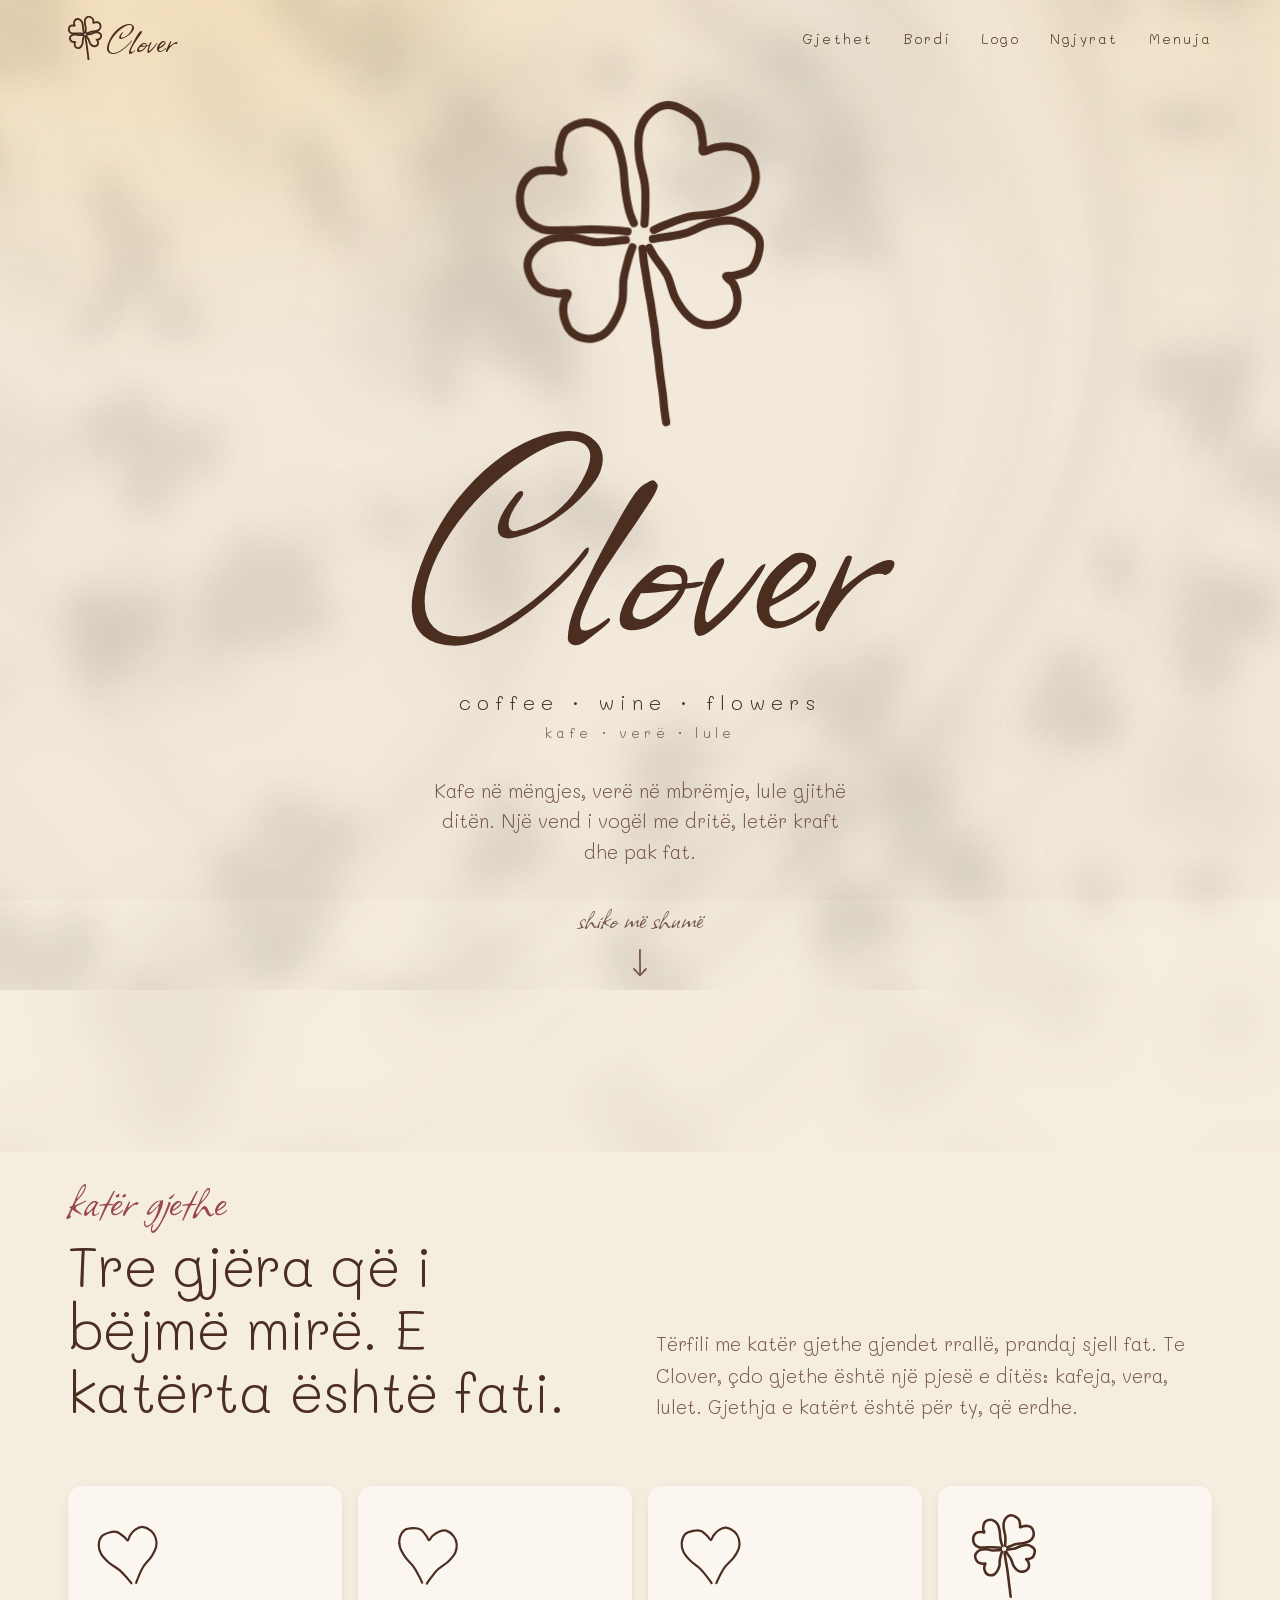
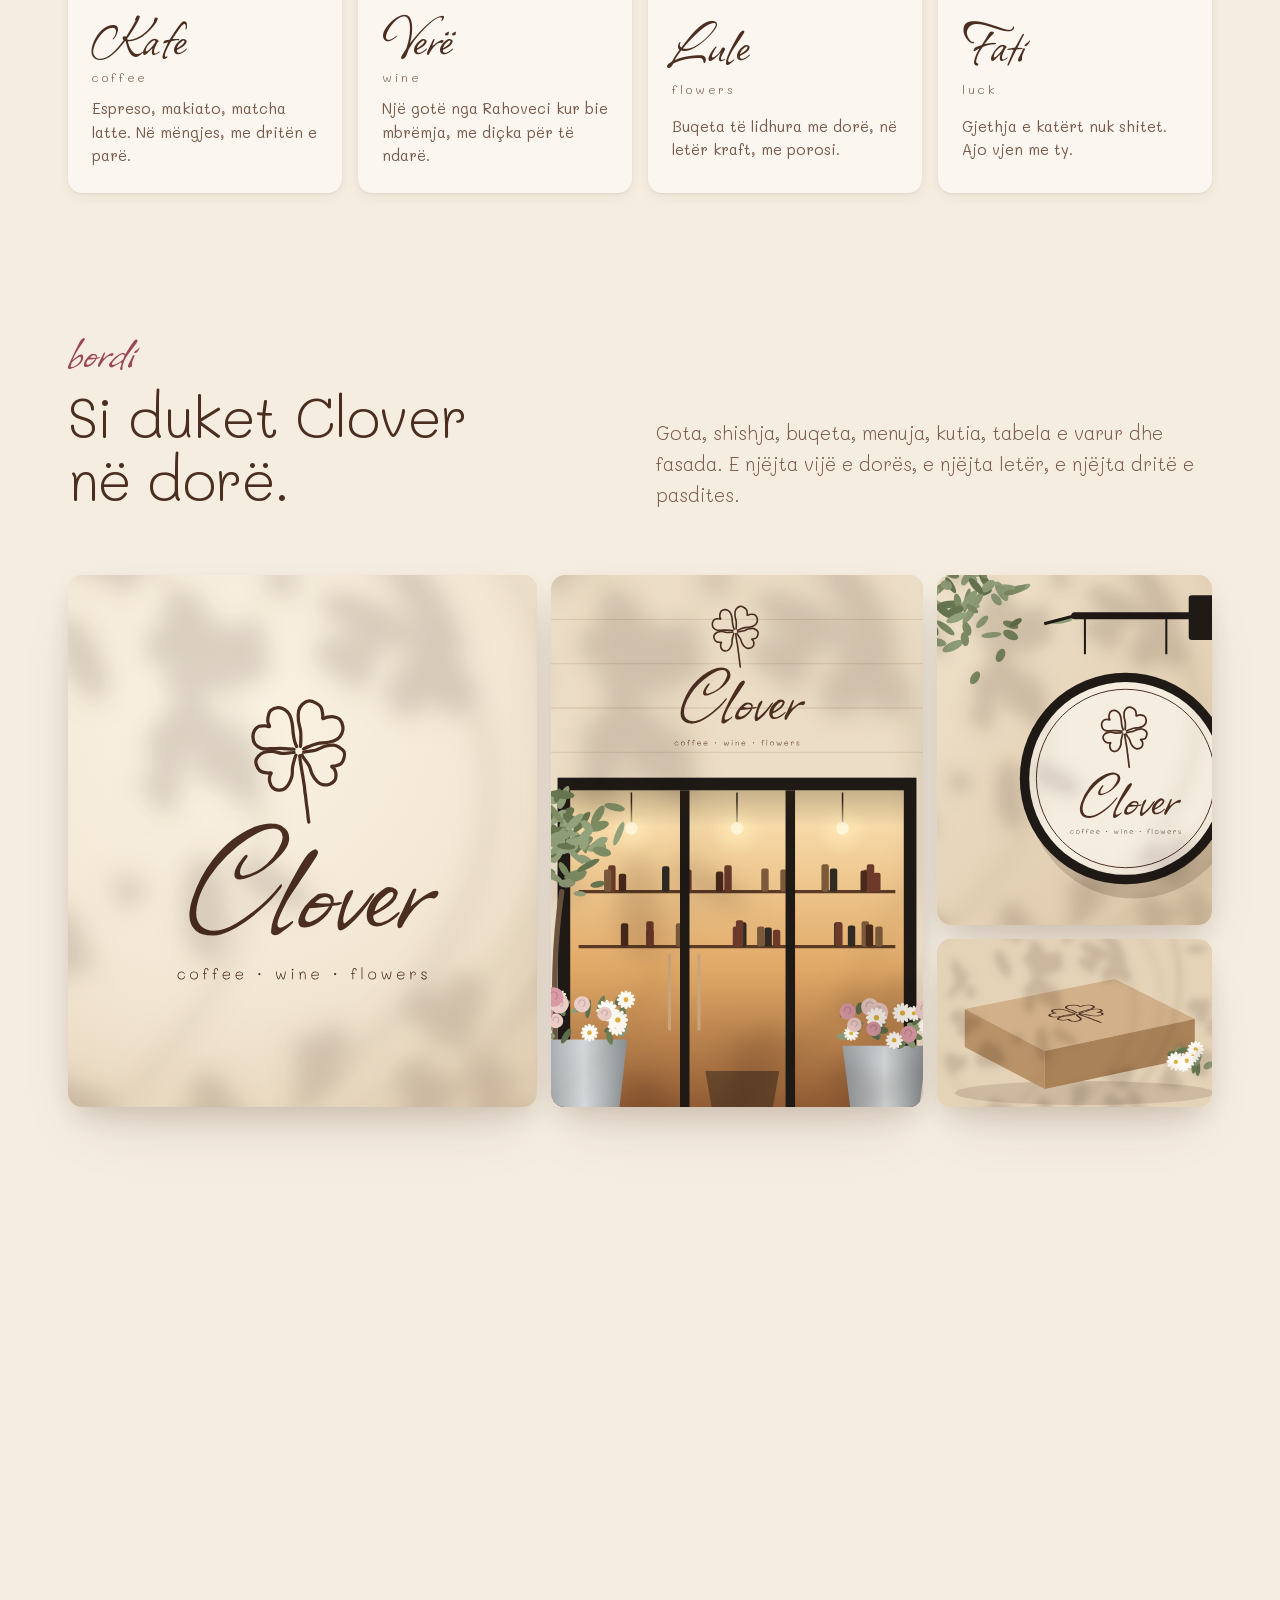
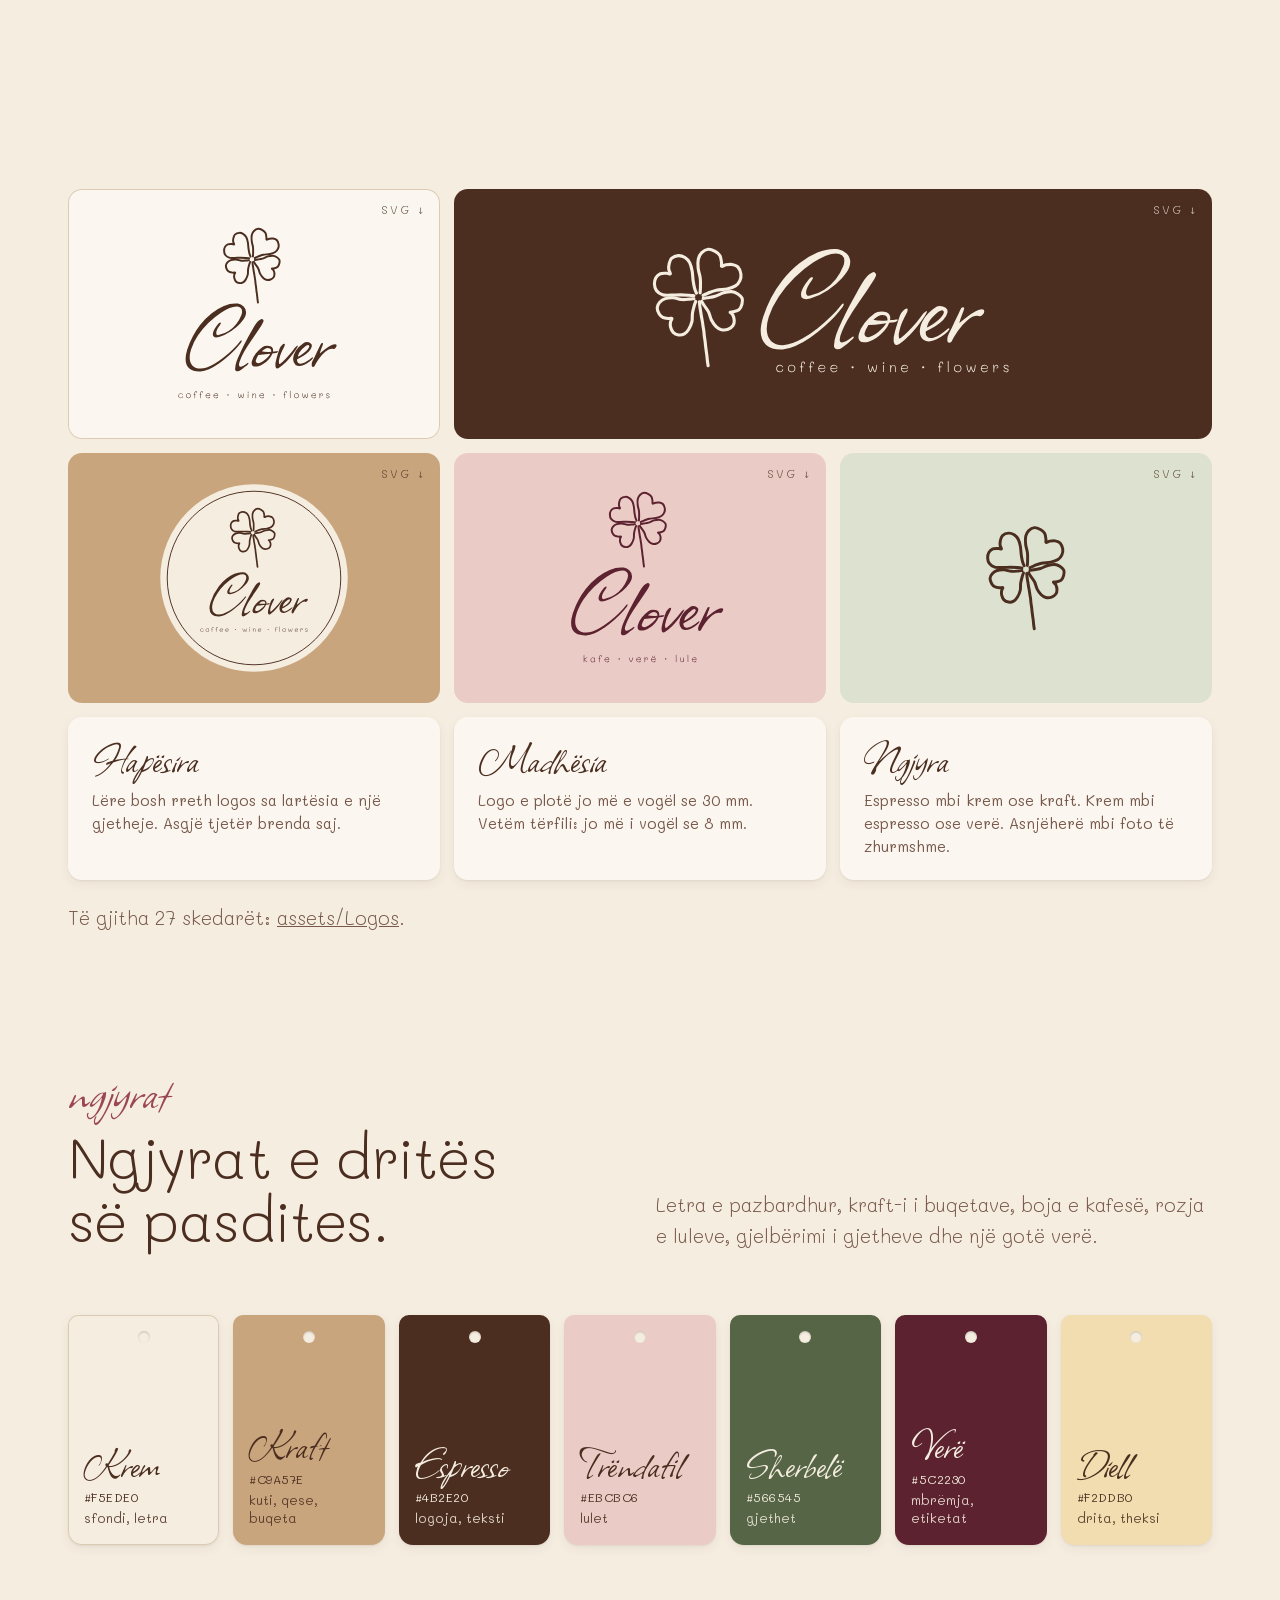
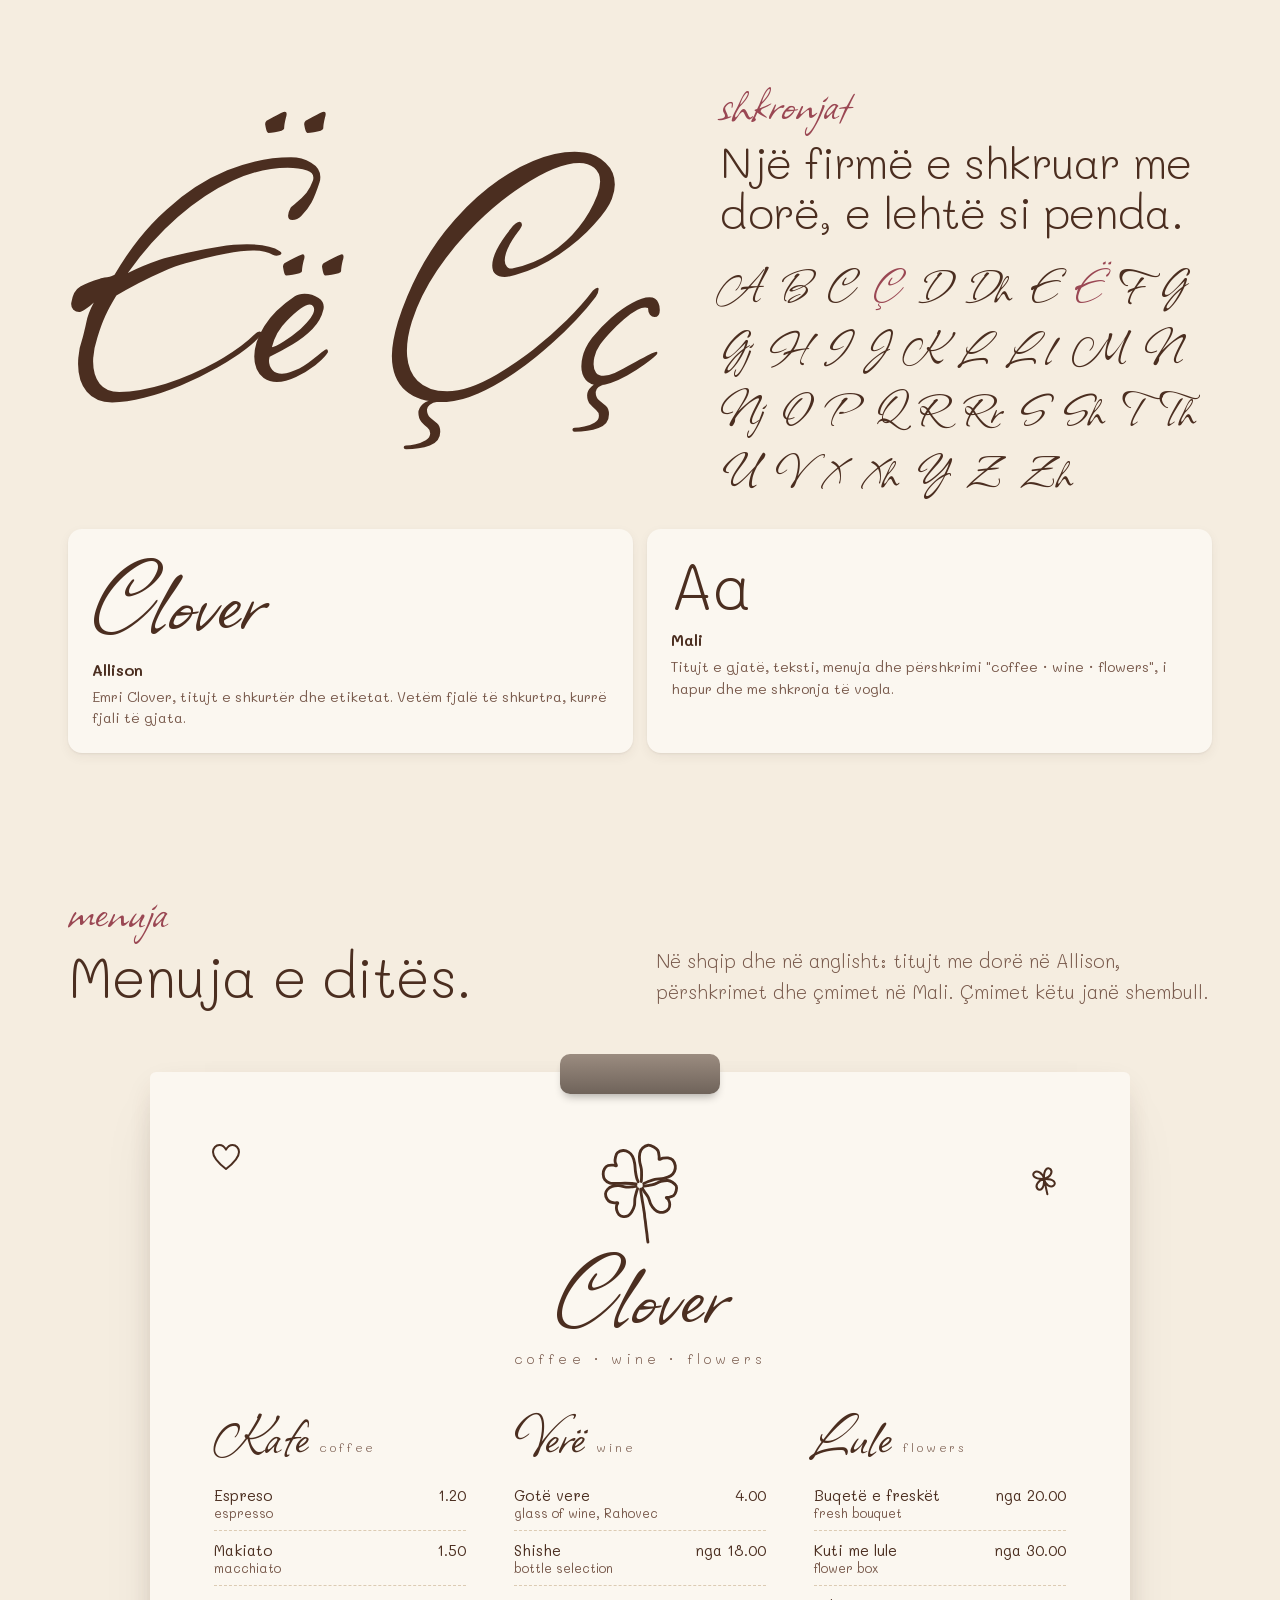
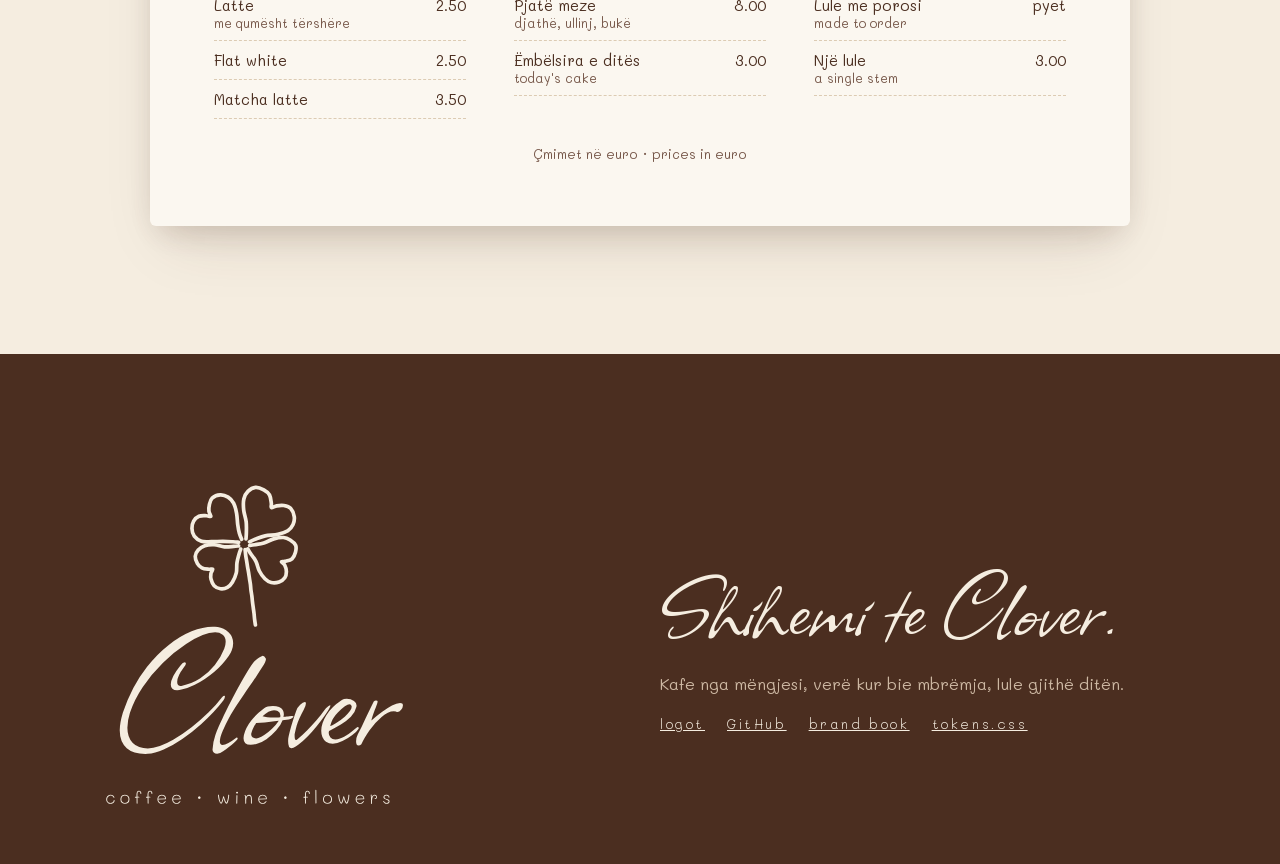
<file: index.html>
<!doctype html>
<html lang="sq">
<head>
<meta charset="utf-8">
<meta name="viewport" content="width=device-width, initial-scale=1, viewport-fit=cover">
<title>Clover · coffee · wine · flowers</title>
<meta name="description" content="Clover: coffee in the morning, wine in the evening, flowers all day. The Clover brand: a hand-drawn four-leaf clover, a handwritten wordmark, and a warm golden-hour palette.">
<meta property="og:title" content="Clover · coffee · wine · flowers">
<meta property="og:description" content="Kafe në mëngjes, verë në mbrëmje, lule gjithë ditën.">
<link rel="icon" href="assets/Logos/clover-mark-ink.svg" type="image/svg+xml">
<script>document.documentElement.classList.add('js');</script>
<link rel="stylesheet" href="tokens.css">
<style>
/* Golden hour on paper. Hero (the clover draws itself) → four leaves → the board → logo kit → colour → type → menu → espresso footer. */
* { box-sizing: border-box; }
html { scroll-behavior: smooth; }
body { margin: 0; background: var(--cream); color: var(--ink); font-family: var(--font-body); font-weight: 400; -webkit-font-smoothing: antialiased; overflow-x: hidden; }
a { color: inherit; }
img { max-width: 100%; display: block; }
:focus-visible { outline: none; box-shadow: var(--focus-ring); border-radius: 8px; }
.hand { font-family: var(--font-script); font-weight: 400; }
.wrap { width: min(1240px, 100%); margin: 0 auto; padding-inline: clamp(16px, 4vw, 48px); }

/* paper grain + sunlight through leaves, over everything */
body::before { content: ""; position: fixed; inset: 0; pointer-events: none; z-index: 60; opacity: .08; mix-blend-mode: multiply;
  background-image: url("data:image/svg+xml;utf8,<svg xmlns='http://www.w3.org/2000/svg' width='220' height='220'><filter id='n'><feTurbulence type='fractalNoise' baseFrequency='.9' numOctaves='3' stitchTiles='stitch'/><feColorMatrix values='0 0 0 0 .3  0 0 0 0 .2  0 0 0 0 .1  0 0 0 .8 0'/></filter><rect width='100%' height='100%' filter='url(%23n)'/></svg>"); }
.sun { position: fixed; inset: -10%; pointer-events: none; z-index: 1; opacity: .10; mix-blend-mode: multiply; background: url("assets/site/dapple.svg") center / cover no-repeat; animation: sway 14s ease-in-out infinite alternate; }
.sun.b { opacity: .05; animation-duration: 19s; animation-delay: -6s; transform: scale(1.3); }
@keyframes sway { from { transform: translate(-1.5%, -1%) rotate(-1.2deg); } to { transform: translate(1.5%, 1%) rotate(1.2deg); } }
.glow { position: fixed; inset: 0; pointer-events: none; z-index: 0; background: radial-gradient(1200px 800px at 12% -10%, #f6dba5aa, transparent 60%), radial-gradient(900px 700px at 100% 0%, #f2ddb066, transparent 60%); }
main, header, footer { position: relative; z-index: 2; }

/* nav */
.nav { position: sticky; top: 0; z-index: 40; transition: background-color .4s ease, box-shadow .4s ease; }
.nav.on { background: color-mix(in srgb, var(--cream) 86%, transparent); backdrop-filter: blur(10px); -webkit-backdrop-filter: blur(10px); box-shadow: 0 1px 0 var(--line); }
.nav .wrap { display: flex; align-items: center; justify-content: space-between; gap: 16px; padding-block: calc(env(safe-area-inset-top, 0px) + 14px) 14px; }
.nav .brand { display: flex; align-items: center; gap: 4px; text-decoration: none; }
.nav .brand svg { width: 34px; height: 44px; }
.nav .brand span { font-family: var(--font-script); font-size: 44px; line-height: 1; margin-top: 4px; }
.nav .links { display: flex; gap: clamp(14px, 2.4vw, 30px); font-family: var(--font-body); font-weight: 300; font-size: 14px; letter-spacing: .16em; }
.nav .links a { text-decoration: none; position: relative; }
.nav .links a::after { content: ""; position: absolute; left: 0; right: 100%; bottom: -3px; height: 2px; border-radius: 2px; background: currentColor; transition: right .35s ease; }
.nav .links a:hover::after { right: 0; }

/* hero */
.hero { min-height: calc(100svh - 72px); display: grid; place-items: center; text-align: center; padding-block: 24px 64px; }
.hero-mark { width: clamp(150px, 22vw, 250px); margin: 0 auto -6px; }
.hero-mark svg { width: 100%; height: auto; overflow: visible; }
.hero-mark path { fill: none; stroke: var(--ink); stroke-width: 2.1; stroke-linecap: round; stroke-linejoin: round; }
.word { margin: 0; font-family: var(--font-script); font-weight: 400; font-size: clamp(150px, 24vw, 330px); line-height: .8; padding-inline: .12em; }
.desc { margin: 18px 0 0; font-family: var(--font-body); font-weight: 300; font-size: clamp(15px, 1.7vw, 20px); letter-spacing: .3em; }
.desc-sq { margin: 8px 0 0; font-family: var(--font-body); font-weight: 300; font-size: clamp(12px, 1.2vw, 14px); letter-spacing: .3em; color: var(--ink-muted); }
.hero-line { margin: 34px auto 0; max-width: 36ch; font-size: clamp(16px, 1.6vw, 19px); line-height: 1.6; font-weight: 300; color: var(--ink-muted); }
.cue { display: inline-flex; flex-direction: column; align-items: center; gap: 8px; margin-top: 30px; font-family: var(--font-script); font-size: 34px; text-decoration: none; color: var(--ink-muted); }
.cue svg { width: 18px; height: 30px; animation: bob 2.2s ease-in-out infinite; }
@keyframes bob { 50% { transform: translateY(6px); } }
.js .hero-mark path { stroke-dasharray: 1; stroke-dashoffset: 1; opacity: 0; animation: draw 1.1s cubic-bezier(.6, .05, .35, 1) both; }
.js .hero-mark path:nth-child(2) { animation-delay: .55s; } .js .hero-mark path:nth-child(3) { animation-delay: 1.1s; }
.js .hero-mark path:nth-child(4) { animation-delay: 1.65s; } .js .hero-mark path:nth-child(5) { animation-delay: 2.2s; animation-duration: .8s; }
@keyframes draw { 0% { stroke-dashoffset: 1; opacity: 0; } 2% { opacity: 1; } 100% { stroke-dashoffset: 0; opacity: 1; } }
.js .word { clip-path: inset(-10% 100% -20% 0); animation: write 1.6s cubic-bezier(.55, .1, .4, 1) 2.6s forwards; }
@keyframes write { to { clip-path: inset(-10% -2% -20% 0); } }
.js .desc, .js .desc-sq, .js .hero-line, .js .cue { opacity: 0; transform: translateY(10px); animation: fadeup .9s ease forwards; }
.js .desc { animation-delay: 4.1s; } .js .desc-sq { animation-delay: 4.3s; } .js .hero-line { animation-delay: 4.5s; } .js .cue { animation-delay: 4.8s; }
@keyframes fadeup { to { opacity: 1; transform: none; } }

/* section heads */
.sec { padding-block: clamp(72px, 10vw, 140px); }
.kicker { font-family: var(--font-script); font-size: clamp(44px, 5vw, 60px); line-height: 1; color: var(--rose); margin: 0 0 4px; }
.sec h2 { margin: 0; font-family: var(--font-body); font-weight: 300; font-size: clamp(32px, 4.4vw, 56px); line-height: 1.12; letter-spacing: -.01em; text-wrap: balance; }
.sec .lede { margin: 18px 0 0; max-width: 54ch; font-size: clamp(16px, 1.5vw, 19px); line-height: 1.65; font-weight: 300; color: var(--ink-muted); }
.head { display: grid; grid-template-columns: minmax(0, 1fr) minmax(0, 1fr); gap: 32px; align-items: end; margin-bottom: clamp(36px, 5vw, 64px); }

/* four leaves */
.leaves { display: grid; grid-template-columns: repeat(4, minmax(0, 1fr)); gap: 16px; }
.lf { background: var(--paper); border-radius: var(--radius-md); padding: 28px 24px 26px; box-shadow: var(--shadow-sm); display: grid; gap: 6px; justify-items: start; transition: transform .5s cubic-bezier(.2, .8, .2, 1); }
.lf:hover { transform: translateY(-6px) rotate(-.6deg); }
.lf svg { width: 84px; height: 84px; margin-bottom: 8px; overflow: visible; }
.lf svg path { fill: none; stroke: var(--ink); stroke-width: 2.6; stroke-linecap: round; stroke-linejoin: round; }
.lf .tint { opacity: .9; }
.lf b { font-family: var(--font-script); font-weight: 400; font-size: 64px; line-height: .8; }
.lf i { font-style: normal; font-family: var(--font-body); font-weight: 300; font-size: 12px; letter-spacing: .24em; color: var(--ink-muted); }
.lf p { margin: 6px 0 0; font-size: 15px; line-height: 1.55; color: var(--ink-muted); }
.js .lf svg path { stroke-dasharray: 1; stroke-dashoffset: 1; opacity: 0; transition: stroke-dashoffset 1.4s cubic-bezier(.6, .05, .35, 1) .2s, opacity .1s linear .2s; }
.js .lf.in svg path { stroke-dashoffset: 0; opacity: 1; }

/* the board */
.board { display: grid; grid-template-columns: repeat(12, minmax(0, 1fr)); grid-auto-rows: 168px; gap: 14px; }
.tile { position: relative; overflow: hidden; border-radius: var(--radius-md); box-shadow: var(--shadow-lg); background: var(--sand); transition: transform .6s cubic-bezier(.2, .8, .2, 1); }
.tile:hover { transform: translateY(-4px); }
.tile svg { position: absolute; inset: 0; width: 100%; height: 100%; display: block; }
.tile::after { content: ""; position: absolute; inset: -20%; background: url("assets/site/dapple.svg") center / cover; opacity: .16; mix-blend-mode: multiply; pointer-events: none; animation: sway 12s ease-in-out infinite alternate; }
.tile .cap { position: absolute; left: 14px; bottom: 12px; z-index: 2; font-family: var(--font-body); font-weight: 300; font-size: 12px; letter-spacing: .2em; padding: 4px 10px; border-radius: 999px; background: color-mix(in srgb, var(--paper) 85%, transparent); opacity: 0; transform: translateY(6px); transition: .35s ease; }
.tile:hover .cap, .tile:focus-within .cap { opacity: 1; transform: none; }
.t-logo { grid-column: span 5; grid-row: span 3; }
.t-front { grid-column: span 4; grid-row: span 3; }
.t-sign { grid-column: span 3; grid-row: span 2; }
.t-box { grid-column: span 3; grid-row: span 1; }
.t-cup { grid-column: span 3; grid-row: span 2; }
.t-wine { grid-column: span 2; grid-row: span 2; }
.t-bouquet { grid-column: span 3; grid-row: span 2; }
.t-menu { grid-column: span 2; grid-row: span 2; }
.t-cake { grid-column: span 2; grid-row: span 2; }

/* logo kit */
.kit { display: grid; grid-template-columns: repeat(6, minmax(0, 1fr)); gap: 14px; }
.k { position: relative; display: grid; place-items: center; min-height: 250px; padding: 30px; border-radius: var(--radius-md); text-decoration: none; overflow: hidden; transition: transform .5s cubic-bezier(.2, .8, .2, 1); }
.k:hover { transform: translateY(-4px); }
.k img { max-height: 190px; width: auto; }
.k .dl { position: absolute; right: 14px; top: 12px; font-family: var(--font-body); font-weight: 300; font-size: 12px; letter-spacing: .2em; opacity: .8; }
.k-a { grid-column: span 2; background: var(--paper); box-shadow: inset 0 0 0 1px var(--line); color: var(--ink); }
.k-b { grid-column: span 4; background: #4B2E20; color: #F5EDE0; }
.k-c { grid-column: span 2; background: #C9A57E; color: #4B2E20; }
.k-d { grid-column: span 2; background: #EBCBC6; color: #4B2E20; }
.k-e { grid-column: span 2; background: #DCE2CF; color: #4B2E20; }
.rules { display: grid; grid-template-columns: repeat(3, minmax(0, 1fr)); gap: 14px; margin-top: 14px; }
.rule { background: var(--paper); border-radius: var(--radius-md); padding: 22px 24px; font-size: 15px; line-height: 1.55; color: var(--ink-muted); box-shadow: var(--shadow-sm); }
.rule b { display: block; font-family: var(--font-script); font-weight: 400; font-size: 46px; line-height: .9; color: var(--ink); margin-bottom: 8px; }

/* colour tags */
.tags { display: grid; grid-template-columns: repeat(7, minmax(0, 1fr)); gap: 14px; align-items: start; }
.tag { position: relative; border-radius: 10px 10px 14px 14px; padding: 46px 16px 18px; min-height: 230px; display: flex; flex-direction: column; justify-content: flex-end; gap: 4px; box-shadow: var(--shadow-sm); transform-origin: 50% 0; transition: transform .6s cubic-bezier(.2, .8, .2, 1); }
.tag:nth-child(odd) { transform: rotate(-1.4deg); } .tag:nth-child(even) { transform: rotate(1.2deg) translateY(10px); }
.tag:hover { transform: rotate(0) translateY(-4px); }
.tag::before { content: ""; position: absolute; top: 16px; left: 50%; width: 12px; height: 12px; margin-left: -6px; border-radius: 50%; background: var(--cream); box-shadow: inset 0 1px 2px #0003; }
.tag b { font-family: var(--font-script); font-weight: 400; font-size: 46px; line-height: .9; }
.tag span { font-size: 12px; letter-spacing: .04em; }
.tag small { font-size: 13px; line-height: 1.4; opacity: .85; }

/* type */
.type { display: grid; grid-template-columns: minmax(0, 1.1fr) minmax(0, .9fr); gap: clamp(24px, 4vw, 64px); align-items: center; }
.giant { font-family: var(--font-script); font-size: clamp(180px, 28vw, 420px); line-height: .8; margin: 0; }
.abc { font-family: var(--font-script); font-size: clamp(38px, 4vw, 54px); line-height: 1.2; word-spacing: .18em; margin: 0; }
.abc em { font-style: normal; color: var(--rose); }
.pair { display: grid; grid-template-columns: repeat(2, minmax(0, 1fr)); gap: 14px; margin-top: 28px; }
.face { background: var(--paper); border-radius: var(--radius-md); padding: 24px; box-shadow: var(--shadow-sm); }
.face .aa { font-size: 64px; line-height: 1; }
.face b { display: block; margin-top: 12px; font-weight: 600; }
.face p { margin: 6px 0 0; font-size: 14px; line-height: 1.55; color: var(--ink-muted); }

/* menu */
.menu { position: relative; background: var(--paper); border-radius: 6px; box-shadow: var(--shadow-lg); padding: clamp(28px, 5vw, 64px); max-width: 980px; margin: 0 auto; }
.menu::before { content: ""; position: absolute; top: -18px; left: 50%; width: 160px; height: 40px; margin-left: -80px; border-radius: 10px; background: linear-gradient(#9b8c80, #6f635a); box-shadow: 0 6px 10px -4px #0005; }
.menu-top { text-align: center; margin-bottom: 36px; }
.menu-top img { width: 96px; margin: 0 auto; }
.menu-top .hand { font-size: 110px; line-height: .8; margin-top: -2px; }
.menu-top .d { font-family: var(--font-body); font-weight: 300; font-size: 14px; letter-spacing: .3em; color: var(--ink-muted); margin-top: 12px; }
.cols { display: grid; grid-template-columns: repeat(3, minmax(0, 1fr)); gap: clamp(20px, 4vw, 48px); }
.cols h3 { margin: 0 0 8px; font-family: var(--font-script); font-weight: 400; font-size: 64px; line-height: 1; display: flex; align-items: baseline; gap: 12px; }
.cols h3 small { font-family: var(--font-body); font-weight: 300; font-size: 12px; color: var(--ink-muted); letter-spacing: .24em; }
.row { display: grid; grid-template-columns: minmax(0, 1fr) auto; gap: 12px; padding: 9px 0; border-bottom: 1px dashed var(--line); font-size: 15px; }
.row span:first-child small { display: block; font-size: 12.5px; color: var(--ink-muted); }
.row .p { font-family: var(--font-body); font-weight: 400; font-size: 15px; font-variant-numeric: tabular-nums; }
.menu-note { margin: 26px 0 0; text-align: center; font-size: 13px; color: var(--ink-muted); }
.doodle { position: absolute; width: 34px; height: 34px; }
.doodle path { fill: none; stroke: var(--ink); stroke-width: 2; stroke-linecap: round; stroke-linejoin: round; }

/* footer */
.foot { background: #4B2E20; color: #F5EDE0; padding-block: clamp(64px, 9vw, 120px) calc(env(safe-area-inset-bottom, 0px) + 40px); position: relative; z-index: 2; }
.foot .wrap { display: grid; grid-template-columns: minmax(0, 1fr) minmax(0, 1fr); gap: 40px; align-items: center; }
.foot img { width: min(360px, 80%); }
.foot h2 { margin: 0; font-family: var(--font-script); font-weight: 400; font-size: clamp(64px, 8vw, 110px); line-height: .9; }
.foot p { color: #CDB8A3; line-height: 1.7; }
.foot a { color: #F5EDE0; }
.foot .links { display: flex; flex-wrap: wrap; gap: 10px 22px; margin-top: 18px; font-family: var(--font-body); font-weight: 300; font-size: 13px; letter-spacing: .2em; }

/* reveal */
.js .rv { opacity: 0; transform: translateY(24px); transition: opacity .9s ease, transform 1.1s cubic-bezier(.2, .8, .2, 1); }
.js .rv.in { opacity: 1; transform: none; }

@media (max-width: 980px) {
  .board { grid-template-columns: repeat(6, minmax(0, 1fr)); grid-auto-rows: 150px; }
  .t-logo, .t-front { grid-column: span 6; grid-row: span 3; }
  .t-sign, .t-cup, .t-bouquet { grid-column: span 3; grid-row: span 2; }
  .t-box { grid-column: span 3; grid-row: span 1; }
  .t-wine, .t-menu, .t-cake { grid-column: span 2; grid-row: span 2; }
  .tags { grid-template-columns: repeat(4, minmax(0, 1fr)); }
  .leaves { grid-template-columns: repeat(2, minmax(0, 1fr)); }
}
@media (max-width: 700px) {
  .nav .links { display: none; }
  .head, .type, .foot .wrap { grid-template-columns: 1fr; }
  .board { grid-template-columns: repeat(2, minmax(0, 1fr)); grid-auto-rows: 140px; }
  .t-logo, .t-front { grid-column: span 2; grid-row: span 3; }
  .t-sign, .t-cup, .t-bouquet, .t-wine, .t-menu, .t-cake { grid-column: span 1; grid-row: span 2; }
  .t-box { grid-column: span 2; grid-row: span 1; }
  .kit { grid-template-columns: repeat(2, minmax(0, 1fr)); }
  .k-a, .k-b, .k-c, .k-d, .k-e { grid-column: span 2; }
  .rules, .pair { grid-template-columns: 1fr; }
  .tags { grid-template-columns: repeat(2, minmax(0, 1fr)); }
  .cols { grid-template-columns: 1fr; }
}
@media (prefers-reduced-motion: reduce) {
  *, *::before, *::after { animation: none !important; transition-duration: .01ms !important; }
  .js .hero-mark path, .js .lf svg path { stroke-dashoffset: 0; opacity: 1; }
  .js .word { clip-path: none; }
  .js .desc, .js .desc-sq, .js .hero-line, .js .cue, .js .rv { opacity: 1; transform: none; }
}
</style>
</head>
<body>
<div class="glow" aria-hidden="true"></div>
<div class="sun" aria-hidden="true"></div>
<div class="sun b" aria-hidden="true"></div>

<header class="nav" id="nav">
  <div class="wrap">
    <a class="brand" href="#top" aria-label="Clover"><svg viewBox="17.6 4.5 64.8 84.8" aria-hidden="true"><g fill="none" stroke="currentColor" stroke-width="3.6" stroke-linecap="round" stroke-linejoin="round"><path d="M46.79 38.59C46.22 38.54 44.96 38.39 43.39 38.3C41.82 38.21 39.55 38.06 37.39 38.05C35.23 38.04 32.57 38.25 30.44 38.24C28.3 38.24 26.26 38.54 24.57 37.99C22.87 37.45 21.21 36.23 20.26 34.96C19.31 33.7 18.94 31.88 18.88 30.38C18.82 28.87 19.2 27.15 19.89 25.93C20.59 24.71 21.8 23.59 23.08 23.06C24.36 22.53 26.4 22.74 27.57 22.74C28.75 22.75 29.91 23.54 30.15 23.1C30.39 22.66 29.16 21.26 29.02 20.11C28.88 18.95 28.97 17.47 29.29 16.16C29.61 14.85 29.87 13.23 30.94 12.25C32.02 11.28 34.16 10.39 35.74 10.29C37.32 10.19 39.11 10.82 40.44 11.65C41.78 12.47 42.9 13.66 43.74 15.24C44.59 16.82 45.1 19 45.51 21.12C45.92 23.23 45.92 25.9 46.2 27.92C46.48 29.94 46.81 31.77 47.2 33.25C47.59 34.73 48.33 36.21 48.56 36.8"/><path d="M51.15 36.57C51.19 35.93 51.35 34.44 51.37 32.74C51.39 31.03 51.52 28.58 51.25 26.35C50.99 24.11 50 21.58 49.77 19.32C49.54 17.05 49.44 14.6 49.87 12.75C50.29 10.9 51.12 9.37 52.3 8.21C53.47 7.05 55.31 5.95 56.89 5.81C58.47 5.66 60.37 6.57 61.76 7.33C63.14 8.09 64.45 9.01 65.2 10.34C65.95 11.68 66.08 14.08 66.28 15.33C66.47 16.59 65.83 17.61 66.37 17.86C66.9 18.1 68.25 17.02 69.48 16.81C70.71 16.6 72.36 16.36 73.74 16.61C75.12 16.86 76.73 17.18 77.76 18.29C78.8 19.39 79.7 21.64 79.95 23.25C80.19 24.85 79.88 26.52 79.24 27.93C78.6 29.34 77.61 30.69 76.1 31.68C74.6 32.67 72.45 33.36 70.2 33.87C67.95 34.38 64.89 34.25 62.63 34.74C60.37 35.23 58.2 36.22 56.63 36.82C55.07 37.42 53.8 38.1 53.24 38.35"/><path d="M53.33 40.51C53.84 40.44 54.96 40.3 56.37 40.05C57.79 39.81 59.91 39.64 61.8 39.05C63.7 38.47 65.79 37.12 67.73 36.57C69.68 36.02 71.86 35.64 73.5 35.75C75.13 35.86 76.32 36.48 77.53 37.25C78.75 38.03 80.25 39.18 80.78 40.39C81.3 41.6 81.04 43.19 80.69 44.54C80.33 45.88 79.68 47.57 78.65 48.48C77.62 49.39 75.57 49.7 74.51 49.99C73.45 50.28 72.36 49.87 72.31 50.23C72.27 50.6 73.75 51.22 74.24 52.19C74.73 53.16 75.25 54.79 75.26 56.06C75.28 57.33 75.05 58.74 74.32 59.79C73.59 60.83 72.24 61.85 70.89 62.32C69.53 62.8 67.6 62.96 66.19 62.64C64.78 62.31 63.61 61.54 62.43 60.39C61.25 59.25 60.02 57.5 59.13 55.77C58.24 54.03 57.96 51.77 57.07 50C56.18 48.23 54.58 46.41 53.77 45.17C52.96 43.92 52.48 42.97 52.22 42.53"/><path d="M48.03 42.67C47.88 43.11 47.49 43.94 47.11 45.31C46.73 46.68 46.04 48.96 45.75 50.9C45.45 52.83 45.81 54.98 45.36 56.91C44.9 58.84 43.91 61.04 43.02 62.48C42.13 63.93 41.23 64.93 40.03 65.57C38.84 66.22 37.18 66.51 35.86 66.34C34.54 66.17 33.06 65.5 32.13 64.56C31.2 63.63 30.6 61.94 30.28 60.72C29.96 59.49 30.06 58.2 30.22 57.2C30.39 56.19 31.5 55.08 31.27 54.67C31.04 54.25 29.91 54.85 28.83 54.71C27.76 54.58 25.91 54.42 24.8 53.86C23.69 53.31 22.83 52.53 22.17 51.38C21.51 50.24 20.77 48.35 20.85 46.99C20.92 45.63 21.67 44.3 22.62 43.25C23.58 42.2 24.97 41.21 26.56 40.68C28.15 40.15 30.2 39.96 32.16 40.07C34.12 40.18 36.37 41.18 38.31 41.34C40.25 41.5 42.38 41.14 43.78 41.04C45.19 40.94 46.26 40.78 46.76 40.73"/><path d="M50.63 43C50.69 43.58 50.84 45.31 50.99 46.46C51.15 47.62 51.38 48.77 51.56 49.92C51.75 51.08 51.89 52.23 52.09 53.38C52.28 54.54 52.54 55.69 52.73 56.85C52.92 58 53.07 59.15 53.24 60.31C53.42 61.46 53.65 62.62 53.8 63.77C53.94 64.92 53.98 66.08 54.12 67.23C54.26 68.38 54.5 69.54 54.65 70.69C54.8 71.85 54.87 73 55.01 74.15C55.14 75.31 55.31 76.46 55.47 77.62C55.62 78.77 55.81 79.92 55.94 81.08C56.08 82.23 56.14 83.38 56.28 84.54C56.42 85.69 56.69 87.42 56.78 88"/></g></svg><span>Clover</span></a>
    <nav class="links" aria-label="Seksionet"><a href="#gjethet">Gjethet</a><a href="#bordi">Bordi</a><a href="#logo">Logo</a><a href="#ngjyrat">Ngjyrat</a><a href="#menuja">Menuja</a></nav>
  </div>
</header>

<main id="top">
<section class="hero wrap">
  <div>
    <div class="hero-mark"><svg viewBox="17.6 4.5 64.8 84.8" role="img" aria-label="Clover"><path pathLength="1" d="M46.79 38.59C46.22 38.54 44.96 38.39 43.39 38.3C41.82 38.21 39.55 38.06 37.39 38.05C35.23 38.04 32.57 38.25 30.44 38.24C28.3 38.24 26.26 38.54 24.57 37.99C22.87 37.45 21.21 36.23 20.26 34.96C19.31 33.7 18.94 31.88 18.88 30.38C18.82 28.87 19.2 27.15 19.89 25.93C20.59 24.71 21.8 23.59 23.08 23.06C24.36 22.53 26.4 22.74 27.57 22.74C28.75 22.75 29.91 23.54 30.15 23.1C30.39 22.66 29.16 21.26 29.02 20.11C28.88 18.95 28.97 17.47 29.29 16.16C29.61 14.85 29.87 13.23 30.94 12.25C32.02 11.28 34.16 10.39 35.74 10.29C37.32 10.19 39.11 10.82 40.44 11.65C41.78 12.47 42.9 13.66 43.74 15.24C44.59 16.82 45.1 19 45.51 21.12C45.92 23.23 45.92 25.9 46.2 27.92C46.48 29.94 46.81 31.77 47.2 33.25C47.59 34.73 48.33 36.21 48.56 36.8"/><path pathLength="1" d="M51.15 36.57C51.19 35.93 51.35 34.44 51.37 32.74C51.39 31.03 51.52 28.58 51.25 26.35C50.99 24.11 50 21.58 49.77 19.32C49.54 17.05 49.44 14.6 49.87 12.75C50.29 10.9 51.12 9.37 52.3 8.21C53.47 7.05 55.31 5.95 56.89 5.81C58.47 5.66 60.37 6.57 61.76 7.33C63.14 8.09 64.45 9.01 65.2 10.34C65.95 11.68 66.08 14.08 66.28 15.33C66.47 16.59 65.83 17.61 66.37 17.86C66.9 18.1 68.25 17.02 69.48 16.81C70.71 16.6 72.36 16.36 73.74 16.61C75.12 16.86 76.73 17.18 77.76 18.29C78.8 19.39 79.7 21.64 79.95 23.25C80.19 24.85 79.88 26.52 79.24 27.93C78.6 29.34 77.61 30.69 76.1 31.68C74.6 32.67 72.45 33.36 70.2 33.87C67.95 34.38 64.89 34.25 62.63 34.74C60.37 35.23 58.2 36.22 56.63 36.82C55.07 37.42 53.8 38.1 53.24 38.35"/><path pathLength="1" d="M53.33 40.51C53.84 40.44 54.96 40.3 56.37 40.05C57.79 39.81 59.91 39.64 61.8 39.05C63.7 38.47 65.79 37.12 67.73 36.57C69.68 36.02 71.86 35.64 73.5 35.75C75.13 35.86 76.32 36.48 77.53 37.25C78.75 38.03 80.25 39.18 80.78 40.39C81.3 41.6 81.04 43.19 80.69 44.54C80.33 45.88 79.68 47.57 78.65 48.48C77.62 49.39 75.57 49.7 74.51 49.99C73.45 50.28 72.36 49.87 72.31 50.23C72.27 50.6 73.75 51.22 74.24 52.19C74.73 53.16 75.25 54.79 75.26 56.06C75.28 57.33 75.05 58.74 74.32 59.79C73.59 60.83 72.24 61.85 70.89 62.32C69.53 62.8 67.6 62.96 66.19 62.64C64.78 62.31 63.61 61.54 62.43 60.39C61.25 59.25 60.02 57.5 59.13 55.77C58.24 54.03 57.96 51.77 57.07 50C56.18 48.23 54.58 46.41 53.77 45.17C52.96 43.92 52.48 42.97 52.22 42.53"/><path pathLength="1" d="M48.03 42.67C47.88 43.11 47.49 43.94 47.11 45.31C46.73 46.68 46.04 48.96 45.75 50.9C45.45 52.83 45.81 54.98 45.36 56.91C44.9 58.84 43.91 61.04 43.02 62.48C42.13 63.93 41.23 64.93 40.03 65.57C38.84 66.22 37.18 66.51 35.86 66.34C34.54 66.17 33.06 65.5 32.13 64.56C31.2 63.63 30.6 61.94 30.28 60.72C29.96 59.49 30.06 58.2 30.22 57.2C30.39 56.19 31.5 55.08 31.27 54.67C31.04 54.25 29.91 54.85 28.83 54.71C27.76 54.58 25.91 54.42 24.8 53.86C23.69 53.31 22.83 52.53 22.17 51.38C21.51 50.24 20.77 48.35 20.85 46.99C20.92 45.63 21.67 44.3 22.62 43.25C23.58 42.2 24.97 41.21 26.56 40.68C28.15 40.15 30.2 39.96 32.16 40.07C34.12 40.18 36.37 41.18 38.31 41.34C40.25 41.5 42.38 41.14 43.78 41.04C45.19 40.94 46.26 40.78 46.76 40.73"/><path pathLength="1" d="M50.63 43C50.69 43.58 50.84 45.31 50.99 46.46C51.15 47.62 51.38 48.77 51.56 49.92C51.75 51.08 51.89 52.23 52.09 53.38C52.28 54.54 52.54 55.69 52.73 56.85C52.92 58 53.07 59.15 53.24 60.31C53.42 61.46 53.65 62.62 53.8 63.77C53.94 64.92 53.98 66.08 54.12 67.23C54.26 68.38 54.5 69.54 54.65 70.69C54.8 71.85 54.87 73 55.01 74.15C55.14 75.31 55.31 76.46 55.47 77.62C55.62 78.77 55.81 79.92 55.94 81.08C56.08 82.23 56.14 83.38 56.28 84.54C56.42 85.69 56.69 87.42 56.78 88"/></svg></div>
    <h1 class="word">Clover</h1>
    <p class="desc">coffee · wine · flowers</p>
    <p class="desc-sq">kafe · verë · lule</p>
    <p class="hero-line">Kafe në mëngjes, verë në mbrëmje, lule gjithë ditën. Një vend i vogël me dritë, letër kraft dhe pak fat.</p>
    <a class="cue" href="#gjethet">shiko më shumë<svg viewBox="0 0 18 30" aria-hidden="true"><path d="M9 2C8.6 10 9.4 18 9 27M3 21c2.4 2.4 4 4.4 6 6.4 2-2 3.6-4 6-6.4" fill="none" stroke="currentColor" stroke-width="1.8" stroke-linecap="round" stroke-linejoin="round"/></svg></a>
  </div>
</section>

<section class="sec wrap" id="gjethet">
  <div class="head rv">
    <div><p class="kicker">katër gjethe</p><h2>Tre gjëra që i bëjmë mirë. E katërta është fati.</h2></div>
    <p class="lede">Tërfili me katër gjethe gjendet rrallë, prandaj sjell fat. Te Clover, çdo gjethe është një pjesë e ditës: kafeja, vera, lulet. Gjethja e katërt është për ty, që erdhe.</p>
  </div>
  <div class="leaves">
    <div class="lf rv"><svg viewBox="0 0 100 100" aria-hidden="true"><path pathLength="1" d="M47.44 82.04C46.73 80.9 45.21 78.13 43.19 75.18C41.18 72.23 38.47 67.86 35.34 64.34C32.22 60.83 27.55 57.72 24.44 54.11C21.33 50.5 18.21 46.4 16.68 42.7C15.14 38.99 14.7 35.32 15.25 31.86C15.79 28.41 17.52 24.21 19.96 21.99C22.39 19.77 26.65 18.96 29.85 18.53C33.05 18.1 36.29 18.06 39.14 19.41C41.99 20.76 45.12 24.74 46.95 26.65C48.78 28.56 48.94 31.12 50.13 30.87C51.31 30.63 52.25 27.07 54.04 25.18C55.82 23.29 58.26 20.82 60.83 19.52C63.4 18.22 66.41 16.77 69.45 17.38C72.48 17.99 76.69 20.72 79.03 23.17C81.37 25.63 82.85 28.89 83.48 32.11C84.11 35.32 84.13 38.89 82.83 42.48C81.53 46.06 78.8 49.94 75.69 53.62C72.59 57.3 67.33 60.89 64.19 64.56C61.04 68.23 58.67 72.64 56.81 75.64C54.95 78.63 53.66 81.36 53.03 82.51" transform="rotate(-8 50 86)"/></svg><b>Kafe</b><i>coffee</i><p>Espreso, makiato, matcha latte. Në mëngjes, me dritën e parë.</p></div>
    <div class="lf rv"><svg viewBox="0 0 100 100" aria-hidden="true"><path pathLength="1" d="M47.44 82.04C46.73 80.9 45.21 78.13 43.19 75.18C41.18 72.23 38.47 67.86 35.34 64.34C32.22 60.83 27.55 57.72 24.44 54.11C21.33 50.5 18.21 46.4 16.68 42.7C15.14 38.99 14.7 35.32 15.25 31.86C15.79 28.41 17.52 24.21 19.96 21.99C22.39 19.77 26.65 18.96 29.85 18.53C33.05 18.1 36.29 18.06 39.14 19.41C41.99 20.76 45.12 24.74 46.95 26.65C48.78 28.56 48.94 31.12 50.13 30.87C51.31 30.63 52.25 27.07 54.04 25.18C55.82 23.29 58.26 20.82 60.83 19.52C63.4 18.22 66.41 16.77 69.45 17.38C72.48 17.99 76.69 20.72 79.03 23.17C81.37 25.63 82.85 28.89 83.48 32.11C84.11 35.32 84.13 38.89 82.83 42.48C81.53 46.06 78.8 49.94 75.69 53.62C72.59 57.3 67.33 60.89 64.19 64.56C61.04 68.23 58.67 72.64 56.81 75.64C54.95 78.63 53.66 81.36 53.03 82.51" transform="rotate(6 50 86)"/></svg><b>Verë</b><i>wine</i><p>Një gotë nga Rahoveci kur bie mbrëmja, me diçka për të ndarë.</p></div>
    <div class="lf rv"><svg viewBox="0 0 100 100" aria-hidden="true"><path pathLength="1" d="M47.44 82.04C46.73 80.9 45.21 78.13 43.19 75.18C41.18 72.23 38.47 67.86 35.34 64.34C32.22 60.83 27.55 57.72 24.44 54.11C21.33 50.5 18.21 46.4 16.68 42.7C15.14 38.99 14.7 35.32 15.25 31.86C15.79 28.41 17.52 24.21 19.96 21.99C22.39 19.77 26.65 18.96 29.85 18.53C33.05 18.1 36.29 18.06 39.14 19.41C41.99 20.76 45.12 24.74 46.95 26.65C48.78 28.56 48.94 31.12 50.13 30.87C51.31 30.63 52.25 27.07 54.04 25.18C55.82 23.29 58.26 20.82 60.83 19.52C63.4 18.22 66.41 16.77 69.45 17.38C72.48 17.99 76.69 20.72 79.03 23.17C81.37 25.63 82.85 28.89 83.48 32.11C84.11 35.32 84.13 38.89 82.83 42.48C81.53 46.06 78.8 49.94 75.69 53.62C72.59 57.3 67.33 60.89 64.19 64.56C61.04 68.23 58.67 72.64 56.81 75.64C54.95 78.63 53.66 81.36 53.03 82.51" transform="rotate(-4 50 86)"/></svg><b>Lule</b><i>flowers</i><p>Buqeta të lidhura me dorë, në letër kraft, me porosi.</p></div>
    <div class="lf rv"><svg viewBox="17.6 4.5 64.8 84.8" aria-hidden="true"><path pathLength="1" d="M46.79 38.59C46.22 38.54 44.96 38.39 43.39 38.3C41.82 38.21 39.55 38.06 37.39 38.05C35.23 38.04 32.57 38.25 30.44 38.24C28.3 38.24 26.26 38.54 24.57 37.99C22.87 37.45 21.21 36.23 20.26 34.96C19.31 33.7 18.94 31.88 18.88 30.38C18.82 28.87 19.2 27.15 19.89 25.93C20.59 24.71 21.8 23.59 23.08 23.06C24.36 22.53 26.4 22.74 27.57 22.74C28.75 22.75 29.91 23.54 30.15 23.1C30.39 22.66 29.16 21.26 29.02 20.11C28.88 18.95 28.97 17.47 29.29 16.16C29.61 14.85 29.87 13.23 30.94 12.25C32.02 11.28 34.16 10.39 35.74 10.29C37.32 10.19 39.11 10.82 40.44 11.65C41.78 12.47 42.9 13.66 43.74 15.24C44.59 16.82 45.1 19 45.51 21.12C45.92 23.23 45.92 25.9 46.2 27.92C46.48 29.94 46.81 31.77 47.2 33.25C47.59 34.73 48.33 36.21 48.56 36.8"/><path pathLength="1" d="M51.15 36.57C51.19 35.93 51.35 34.44 51.37 32.74C51.39 31.03 51.52 28.58 51.25 26.35C50.99 24.11 50 21.58 49.77 19.32C49.54 17.05 49.44 14.6 49.87 12.75C50.29 10.9 51.12 9.37 52.3 8.21C53.47 7.05 55.31 5.95 56.89 5.81C58.47 5.66 60.37 6.57 61.76 7.33C63.14 8.09 64.45 9.01 65.2 10.34C65.95 11.68 66.08 14.08 66.28 15.33C66.47 16.59 65.83 17.61 66.37 17.86C66.9 18.1 68.25 17.02 69.48 16.81C70.71 16.6 72.36 16.36 73.74 16.61C75.12 16.86 76.73 17.18 77.76 18.29C78.8 19.39 79.7 21.64 79.95 23.25C80.19 24.85 79.88 26.52 79.24 27.93C78.6 29.34 77.61 30.69 76.1 31.68C74.6 32.67 72.45 33.36 70.2 33.87C67.95 34.38 64.89 34.25 62.63 34.74C60.37 35.23 58.2 36.22 56.63 36.82C55.07 37.42 53.8 38.1 53.24 38.35"/><path pathLength="1" d="M53.33 40.51C53.84 40.44 54.96 40.3 56.37 40.05C57.79 39.81 59.91 39.64 61.8 39.05C63.7 38.47 65.79 37.12 67.73 36.57C69.68 36.02 71.86 35.64 73.5 35.75C75.13 35.86 76.32 36.48 77.53 37.25C78.75 38.03 80.25 39.18 80.78 40.39C81.3 41.6 81.04 43.19 80.69 44.54C80.33 45.88 79.68 47.57 78.65 48.48C77.62 49.39 75.57 49.7 74.51 49.99C73.45 50.28 72.36 49.87 72.31 50.23C72.27 50.6 73.75 51.22 74.24 52.19C74.73 53.16 75.25 54.79 75.26 56.06C75.28 57.33 75.05 58.74 74.32 59.79C73.59 60.83 72.24 61.85 70.89 62.32C69.53 62.8 67.6 62.96 66.19 62.64C64.78 62.31 63.61 61.54 62.43 60.39C61.25 59.25 60.02 57.5 59.13 55.77C58.24 54.03 57.96 51.77 57.07 50C56.18 48.23 54.58 46.41 53.77 45.17C52.96 43.92 52.48 42.97 52.22 42.53"/><path pathLength="1" d="M48.03 42.67C47.88 43.11 47.49 43.94 47.11 45.31C46.73 46.68 46.04 48.96 45.75 50.9C45.45 52.83 45.81 54.98 45.36 56.91C44.9 58.84 43.91 61.04 43.02 62.48C42.13 63.93 41.23 64.93 40.03 65.57C38.84 66.22 37.18 66.51 35.86 66.34C34.54 66.17 33.06 65.5 32.13 64.56C31.2 63.63 30.6 61.94 30.28 60.72C29.96 59.49 30.06 58.2 30.22 57.2C30.39 56.19 31.5 55.08 31.27 54.67C31.04 54.25 29.91 54.85 28.83 54.71C27.76 54.58 25.91 54.42 24.8 53.86C23.69 53.31 22.83 52.53 22.17 51.38C21.51 50.24 20.77 48.35 20.85 46.99C20.92 45.63 21.67 44.3 22.62 43.25C23.58 42.2 24.97 41.21 26.56 40.68C28.15 40.15 30.2 39.96 32.16 40.07C34.12 40.18 36.37 41.18 38.31 41.34C40.25 41.5 42.38 41.14 43.78 41.04C45.19 40.94 46.26 40.78 46.76 40.73"/><path pathLength="1" d="M50.63 43C50.69 43.58 50.84 45.31 50.99 46.46C51.15 47.62 51.38 48.77 51.56 49.92C51.75 51.08 51.89 52.23 52.09 53.38C52.28 54.54 52.54 55.69 52.73 56.85C52.92 58 53.07 59.15 53.24 60.31C53.42 61.46 53.65 62.62 53.8 63.77C53.94 64.92 53.98 66.08 54.12 67.23C54.26 68.38 54.5 69.54 54.65 70.69C54.8 71.85 54.87 73 55.01 74.15C55.14 75.31 55.31 76.46 55.47 77.62C55.62 78.77 55.81 79.92 55.94 81.08C56.08 82.23 56.14 83.38 56.28 84.54C56.42 85.69 56.69 87.42 56.78 88"/></svg><b>Fati</b><i>luck</i><p>Gjethja e katërt nuk shitet. Ajo vjen me ty.</p></div>
  </div>
</section>

<section class="sec wrap" id="bordi" style="padding-top:0">
  <div class="head rv">
    <div><p class="kicker">bordi</p><h2>Si duket Clover në dorë.</h2></div>
    <p class="lede">Gota, shishja, buqeta, menuja, kutia, tabela e varur dhe fasada. E njëjta vijë e dorës, e njëjta letër, e njëjta dritë e pasdites.</p>
  </div>
  <div class="board">
    <div class="tile t-logo rv" tabindex="0" aria-label="logo"><svg viewBox="0 0 500 504" preserveAspectRatio="xMidYMid slice" aria-hidden="true"><defs><radialGradient id="lg-bg" cx=".35" cy=".25" r=".9"><stop offset="0" stop-color="#FBF3E4"/><stop offset=".6" stop-color="#F3E7D4"/><stop offset="1" stop-color="#E4D1B5"/></radialGradient></defs><rect width="500" height="504" fill="url(#lg-bg)"/><image href="assets/Logos/clover-lockup-stacked-en-ink.svg" x="100" y="103.97" width="300" height="296.06" /></svg><span class="cap">logo</span></div>
    <div class="tile t-front rv" tabindex="0" aria-label="fasada"><svg viewBox="0 0 400 504" preserveAspectRatio="xMidYMid slice" aria-hidden="true"><defs><linearGradient id="fr-in" x1="0" y1="0" x2="0" y2="1"><stop offset="0" stop-color="#FCE6B8"/><stop offset=".55" stop-color="#E0A866"/><stop offset="1" stop-color="#8C5630"/></linearGradient><linearGradient id="fr-zinc" x1="0" y1="0" x2="1" y2="0"><stop offset="0" stop-color="#9AA0A4"/><stop offset=".5" stop-color="#D6DADC"/><stop offset="1" stop-color="#8A9094"/></linearGradient><radialGradient id="fr-glow"><stop offset="0" stop-color="#FFE9B5" stop-opacity=".9"/><stop offset="1" stop-color="#FFE9B5" stop-opacity="0"/></radialGradient><linearGradient id="fr-shade" x1="0" y1="0" x2="0" y2="1"><stop offset="0" stop-color="#3a2614" stop-opacity=".28"/><stop offset="1" stop-color="#3a2614" stop-opacity="0"/></linearGradient></defs><rect width="400" height="504" fill="#ECDDC6"/><path d="M0 42H400" stroke="#DCCAB0" stroke-width="1.2"/><path d="M0 84H400" stroke="#DCCAB0" stroke-width="1.2"/><path d="M0 126H400" stroke="#DCCAB0" stroke-width="1.2"/><path d="M0 168H400" stroke="#DCCAB0" stroke-width="1.2"/><image href="assets/Logos/clover-lockup-stacked-en-ink.svg" x="125" y="22" width="150" height="148.03" /><rect x="30" y="192" width="340" height="320" fill="#1F1A16"/><rect x="42" y="204" width="316" height="310" fill="url(#fr-in)"/><path d="M100 206V236" stroke="#2a1e16" stroke-width="1.4"/><circle cx="100" cy="240" r="26" fill="url(#fr-glow)"/><circle cx="100" cy="240" r="6" fill="#FFF4D6"/><path d="M200 206V236" stroke="#2a1e16" stroke-width="1.4"/><circle cx="200" cy="240" r="26" fill="url(#fr-glow)"/><circle cx="200" cy="240" r="6" fill="#FFF4D6"/><path d="M300 206V236" stroke="#2a1e16" stroke-width="1.4"/><circle cx="300" cy="240" r="26" fill="url(#fr-glow)"/><circle cx="300" cy="240" r="6" fill="#FFF4D6"/><path d="M50 300H350M50 352H350" stroke="#5a3a24" stroke-width="3"/><rect x="88" y="283" width="7" height="17" rx="2" fill="#4a2a1c"/><rect x="244" y="282" width="7" height="18" rx="2" fill="#2f2a22"/><rect x="188" y="275" width="7" height="25" rx="2" fill="#6b3a2a"/><rect x="78" y="275" width="7" height="25" rx="2" fill="#6b3a2a"/><rect x="280" y="274" width="7" height="26" rx="2" fill="#7a5a3a"/><rect x="320" y="279" width="7" height="21" rx="2" fill="#7a5a3a"/><rect x="317" y="280" width="7" height="20" rx="2" fill="#4a2a1c"/><rect x="74" y="279" width="7" height="21" rx="2" fill="#7a5a3a"/><rect x="223" y="278" width="7" height="22" rx="2" fill="#7a5a3a"/><rect x="329" y="282" width="7" height="18" rx="2" fill="#6b3a2a"/><rect x="180" y="281" width="7" height="19" rx="2" fill="#4a2a1c"/><rect x="150" y="279" width="7" height="21" rx="2" fill="#6b3a2a"/><rect x="129" y="276" width="7" height="24" rx="2" fill="#2f2a22"/><rect x="323" y="274" width="7" height="26" rx="2" fill="#6b3a2a"/><rect x="288" y="278" width="7" height="22" rx="2" fill="#2f2a22"/><rect x="241" y="279" width="7" height="21" rx="2" fill="#7a5a3a"/><rect x="142" y="330" width="7" height="22" rx="2" fill="#7a5a3a"/><rect x="331" y="333" width="7" height="19" rx="2" fill="#7a5a3a"/><rect x="202" y="329" width="7" height="23" rx="2" fill="#2f2a22"/><rect x="292" y="329" width="7" height="23" rx="2" fill="#2f2a22"/><rect x="293" y="329" width="7" height="23" rx="2" fill="#6b3a2a"/><rect x="226" y="334" width="7" height="18" rx="2" fill="#2f2a22"/><rect x="305" y="332" width="7" height="20" rx="2" fill="#2f2a22"/><rect x="318" y="328" width="7" height="24" rx="2" fill="#7a5a3a"/><rect x="219" y="333" width="7" height="19" rx="2" fill="#7a5a3a"/><rect x="322" y="331" width="7" height="21" rx="2" fill="#4a2a1c"/><rect x="234" y="336" width="7" height="16" rx="2" fill="#6b3a2a"/><rect x="114" y="336" width="7" height="16" rx="2" fill="#4a2a1c"/><rect x="199" y="327" width="7" height="25" rx="2" fill="#6b3a2a"/><rect x="114" y="328" width="7" height="24" rx="2" fill="#6b3a2a"/><rect x="196" y="333" width="7" height="19" rx="2" fill="#6b3a2a"/><rect x="90" y="330" width="7" height="22" rx="2" fill="#4a2a1c"/><rect x="146" y="204" width="9" height="310" fill="#1F1A16"/><rect x="246" y="204" width="9" height="310" fill="#1F1A16"/><rect x="42" y="204" width="316" height="34" fill="url(#fr-shade)"/><path d="M136 360V430M164 360V430" stroke="#c9a57e" stroke-width="3" stroke-linecap="round"/><path d="M170 470h70l-6 34h-58z" fill="#3a2a1e" opacity=".55"/><path d="M28 520C30 440 22 380 34 300" fill="none" stroke="#6b5440" stroke-width="5" stroke-linecap="round"/><ellipse cx="55" cy="257" rx="7" ry="2.6" fill="#7d8c63" transform="rotate(73 55 257)"/><ellipse cx="71" cy="255" rx="6" ry="3.1" fill="#8E9C77" transform="rotate(38 71 255)"/><ellipse cx="33" cy="250" rx="10" ry="4.2" fill="#8E9C77" transform="rotate(-56 33 250)"/><ellipse cx="55" cy="254" rx="10" ry="4.1" fill="#7d8c63" transform="rotate(-34 55 254)"/><ellipse cx="14" cy="251" rx="9" ry="3.8" fill="#7d8c63" transform="rotate(64 14 251)"/><ellipse cx="36" cy="209" rx="10" ry="3.5" fill="#8E9C77" transform="rotate(-65 36 209)"/><ellipse cx="17" cy="213" rx="6" ry="4.2" fill="#8E9C77" transform="rotate(3 17 213)"/><ellipse cx="39" cy="226" rx="8" ry="4.3" fill="#66754f" transform="rotate(-39 39 226)"/><ellipse cx="15" cy="237" rx="6" ry="3.7" fill="#8E9C77" transform="rotate(27 15 237)"/><ellipse cx="34" cy="261" rx="7" ry="3.5" fill="#8E9C77" transform="rotate(1 34 261)"/><ellipse cx="88" cy="245" rx="12" ry="3.1" fill="#94a37c" transform="rotate(-68 88 245)"/><ellipse cx="49" cy="257" rx="11" ry="3.8" fill="#66754f" transform="rotate(-39 49 257)"/><ellipse cx="9" cy="262" rx="6" ry="2.7" fill="#94a37c" transform="rotate(-54 9 262)"/><ellipse cx="24" cy="249" rx="7" ry="2.6" fill="#8E9C77" transform="rotate(-63 24 249)"/><ellipse cx="68" cy="255" rx="9" ry="3.7" fill="#94a37c" transform="rotate(-46 68 255)"/><ellipse cx="84" cy="220" rx="10" ry="3.5" fill="#7d8c63" transform="rotate(13 84 220)"/><ellipse cx="57" cy="257" rx="9" ry="3.0" fill="#7d8c63" transform="rotate(26 57 257)"/><ellipse cx="29" cy="251" rx="12" ry="2.8" fill="#66754f" transform="rotate(-34 29 251)"/><ellipse cx="56" cy="248" rx="6" ry="4.0" fill="#7d8c63" transform="rotate(-63 56 248)"/><ellipse cx="47" cy="284" rx="11" ry="4.2" fill="#7d8c63" transform="rotate(-14 47 284)"/><ellipse cx="18" cy="251" rx="10" ry="2.7" fill="#66754f" transform="rotate(-76 18 251)"/><ellipse cx="21" cy="281" rx="7" ry="3.6" fill="#7d8c63" transform="rotate(11 21 281)"/><ellipse cx="14" cy="265" rx="11" ry="3.4" fill="#7d8c63" transform="rotate(-39 14 265)"/><ellipse cx="57" cy="270" rx="8" ry="3.4" fill="#8E9C77" transform="rotate(31 57 270)"/><ellipse cx="68" cy="255" rx="11" ry="4.0" fill="#94a37c" transform="rotate(-33 68 255)"/><ellipse cx="47" cy="247" rx="8" ry="3.6" fill="#94a37c" transform="rotate(35 47 247)"/><ellipse cx="31" cy="229" rx="9" ry="4.0" fill="#94a37c" transform="rotate(-43 31 229)"/><ellipse cx="16" cy="251" rx="9" ry="4.0" fill="#7d8c63" transform="rotate(14 16 251)"/><ellipse cx="38" cy="241" rx="8" ry="4.6" fill="#8E9C77" transform="rotate(49 38 241)"/><ellipse cx="68" cy="228" rx="11" ry="4.0" fill="#7d8c63" transform="rotate(-59 68 228)"/><ellipse cx="29" cy="264" rx="10" ry="4.0" fill="#94a37c" transform="rotate(-52 29 264)"/><ellipse cx="31" cy="262" rx="12" ry="4.5" fill="#94a37c" transform="rotate(-65 31 262)"/><ellipse cx="-3" cy="247" rx="8" ry="4.4" fill="#94a37c" transform="rotate(72 -3 247)"/><ellipse cx="39" cy="292" rx="8" ry="4.1" fill="#8E9C77" transform="rotate(-5 39 292)"/><ellipse cx="26" cy="213" rx="8" ry="4.1" fill="#94a37c" transform="rotate(2 26 213)"/><ellipse cx="10" cy="252" rx="10" ry="4.5" fill="#94a37c" transform="rotate(-22 10 252)"/><ellipse cx="-1" cy="240" rx="11" ry="2.8" fill="#8E9C77" transform="rotate(5 -1 240)"/><ellipse cx="50" cy="285" rx="8" ry="4.4" fill="#7d8c63" transform="rotate(-30 50 285)"/><ellipse cx="-16" cy="243" rx="9" ry="3.0" fill="#7d8c63" transform="rotate(-77 -16 243)"/><ellipse cx="69" cy="238" rx="10" ry="4.4" fill="#7d8c63" transform="rotate(-18 69 238)"/><ellipse cx="-5" cy="237" rx="8" ry="4.4" fill="#8E9C77" transform="rotate(-2 -5 237)"/><ellipse cx="32" cy="248" rx="10" ry="3.6" fill="#8E9C77" transform="rotate(-5 32 248)"/><ellipse cx="51" cy="302" rx="6" ry="2.6" fill="#94a37c" transform="rotate(5 51 302)"/><ellipse cx="30" cy="243" rx="10" ry="4.4" fill="#66754f" transform="rotate(-7 30 243)"/><ellipse cx="53" cy="234" rx="12" ry="3.8" fill="#66754f" transform="rotate(-52 53 234)"/><ellipse cx="34" cy="214" rx="8" ry="3.9" fill="#8E9C77" transform="rotate(-71 34 214)"/><ellipse cx="-39" cy="250" rx="10" ry="2.9" fill="#66754f" transform="rotate(9 -39 250)"/><ellipse cx="56" cy="246" rx="9" ry="3.4" fill="#94a37c" transform="rotate(-47 56 246)"/><ellipse cx="22" cy="228" rx="7" ry="4.0" fill="#66754f" transform="rotate(-68 22 228)"/><ellipse cx="43" cy="234" rx="10" ry="4.2" fill="#94a37c" transform="rotate(3 43 234)"/><ellipse cx="58" cy="238" rx="7" ry="3.8" fill="#8E9C77" transform="rotate(48 58 238)"/><ellipse cx="20" cy="237" rx="7" ry="3.5" fill="#8E9C77" transform="rotate(4 20 237)"/><ellipse cx="45" cy="254" rx="10" ry="4.2" fill="#66754f" transform="rotate(-46 45 254)"/><ellipse cx="21" cy="265" rx="8" ry="3.6" fill="#66754f" transform="rotate(-6 21 265)"/><ellipse cx="59" cy="275" rx="12" ry="3.0" fill="#66754f" transform="rotate(-28 59 275)"/><ellipse cx="48" cy="259" rx="7" ry="4.0" fill="#66754f" transform="rotate(-50 48 259)"/><ellipse cx="42" cy="259" rx="8" ry="3.7" fill="#94a37c" transform="rotate(-16 42 259)"/><ellipse cx="44" cy="233" rx="11" ry="4.5" fill="#66754f" transform="rotate(39 44 233)"/><ellipse cx="34" cy="208" rx="12" ry="4.1" fill="#66754f" transform="rotate(5 34 208)"/><ellipse cx="28" cy="244" rx="8" ry="3.6" fill="#66754f" transform="rotate(73 28 244)"/><ellipse cx="18" cy="269" rx="11" ry="3.0" fill="#94a37c" transform="rotate(-60 18 269)"/><ellipse cx="55" cy="253" rx="8" ry="4.4" fill="#94a37c" transform="rotate(-79 55 253)"/><ellipse cx="15" cy="285" rx="10" ry="3.7" fill="#94a37c" transform="rotate(22 15 285)"/><ellipse cx="46" cy="265" rx="12" ry="2.8" fill="#8E9C77" transform="rotate(45 46 265)"/><ellipse cx="28" cy="260" rx="8" ry="2.8" fill="#8E9C77" transform="rotate(-41 28 260)"/><ellipse cx="36" cy="279" rx="8" ry="3.3" fill="#7d8c63" transform="rotate(58 36 279)"/><ellipse cx="38" cy="257" rx="9" ry="3.1" fill="#66754f" transform="rotate(4 38 257)"/><ellipse cx="46" cy="234" rx="11" ry="3.8" fill="#94a37c" transform="rotate(-44 46 234)"/><ellipse cx="72" cy="262" rx="9" ry="4.3" fill="#7d8c63" transform="rotate(14 72 262)"/><ellipse cx="-32" cy="236" rx="12" ry="4.3" fill="#94a37c" transform="rotate(-53 -32 236)"/><ellipse cx="15" cy="265" rx="11" ry="3.5" fill="#8E9C77" transform="rotate(-61 15 265)"/><ellipse cx="58" cy="238" rx="7" ry="3.4" fill="#94a37c" transform="rotate(48 58 238)"/><ellipse cx="45" cy="251" rx="8" ry="2.9" fill="#8E9C77" transform="rotate(-12 45 251)"/><ellipse cx="55" cy="248" rx="11" ry="3.5" fill="#94a37c" transform="rotate(-41 55 248)"/><ellipse cx="4" cy="253" rx="7" ry="3.6" fill="#7d8c63" transform="rotate(-72 4 253)"/><ellipse cx="31" cy="249" rx="11" ry="3.3" fill="#8E9C77" transform="rotate(-58 31 249)"/><ellipse cx="22" cy="251" rx="7" ry="2.8" fill="#8E9C77" transform="rotate(48 22 251)"/><ellipse cx="10" cy="231" rx="8" ry="3.9" fill="#94a37c" transform="rotate(65 10 231)"/><ellipse cx="28" cy="226" rx="12" ry="2.9" fill="#7d8c63" transform="rotate(53 28 226)"/><ellipse cx="68" cy="293" rx="7" ry="3.0" fill="#66754f" transform="rotate(-11 68 293)"/><ellipse cx="13" cy="259" rx="11" ry="4.2" fill="#7d8c63" transform="rotate(-4 13 259)"/><ellipse cx="25" cy="285" rx="12" ry="3.1" fill="#8E9C77" transform="rotate(32 25 285)"/><ellipse cx="31" cy="246" rx="9" ry="3.0" fill="#8E9C77" transform="rotate(-17 31 246)"/><ellipse cx="46" cy="253" rx="6" ry="3.1" fill="#94a37c" transform="rotate(6 46 253)"/><ellipse cx="30" cy="209" rx="7" ry="2.9" fill="#66754f" transform="rotate(-74 30 209)"/><path d="M14 440h82l-8 70H22z" fill="url(#fr-zinc)"/><path d="M300 446h80l-8 64h-64z" fill="url(#fr-zinc)"/><ellipse cx="33.9" cy="403.9" rx="6.6" ry="2.6" fill="#6F7F57" transform="rotate(4 33.9 403.9)"/><ellipse cx="59.0" cy="411.0" rx="9.0" ry="2.5" fill="#5E6E4C" transform="rotate(97 59.0 411.0)"/><ellipse cx="37.1" cy="406.6" rx="5.4" ry="2.7" fill="#6F7F57" transform="rotate(149 37.1 406.6)"/><ellipse cx="79.5" cy="430.4" rx="5.8" ry="2.8" fill="#5E6E4C" transform="rotate(156 79.5 430.4)"/><ellipse cx="91.9" cy="432.2" rx="6.5" ry="3.4" fill="#8E9C77" transform="rotate(121 91.9 432.2)"/><ellipse cx="55.5" cy="406.8" rx="6.9" ry="2.5" fill="#5E6E4C" transform="rotate(151 55.5 406.8)"/><ellipse cx="15.6" cy="411.1" rx="7.8" ry="2.8" fill="#5E6E4C" transform="rotate(35 15.6 411.1)"/><ellipse cx="48.9" cy="411.0" rx="6.8" ry="2.7" fill="#8E9C77" transform="rotate(146 48.9 411.0)"/><ellipse cx="18.5" cy="401.8" rx="7.5" ry="2.7" fill="#5E6E4C" transform="rotate(117 18.5 401.8)"/><ellipse cx="71.1" cy="405.5" rx="7.7" ry="2.5" fill="#6F7F57" transform="rotate(114 71.1 405.5)"/><ellipse cx="50.3" cy="407.0" rx="6.7" ry="3.1" fill="#5E6E4C" transform="rotate(101 50.3 407.0)"/><ellipse cx="87.3" cy="403.8" rx="5.2" ry="2.7" fill="#5E6E4C" transform="rotate(111 87.3 403.8)"/><ellipse cx="34.0" cy="412.6" rx="5.7" ry="3.0" fill="#6F7F57" transform="rotate(64 34.0 412.6)"/><ellipse cx="21.6" cy="436.7" rx="6.1" ry="3.2" fill="#8E9C77" transform="rotate(3 21.6 436.7)"/><ellipse cx="38.1" cy="436.7" rx="8.1" ry="2.9" fill="#5E6E4C" transform="rotate(122 38.1 436.7)"/><ellipse cx="21.2" cy="423.5" rx="8.6" ry="2.8" fill="#8E9C77" transform="rotate(69 21.2 423.5)"/><ellipse cx="91.9" cy="412.6" rx="5.0" ry="2.5" fill="#6F7F57" transform="rotate(66 91.9 412.6)"/><ellipse cx="79.3" cy="437.9" rx="7.3" ry="2.9" fill="#6F7F57" transform="rotate(76 79.3 437.9)"/><ellipse cx="35.3" cy="400.1" rx="3.7" ry="1.5" fill="#FFFDF7" transform="rotate(0 35.3 400.1)"/><ellipse cx="34.8" cy="402.0" rx="3.7" ry="1.5" fill="#FFFDF7" transform="rotate(30 34.8 402.0)"/><ellipse cx="33.5" cy="403.3" rx="3.7" ry="1.5" fill="#FFFDF7" transform="rotate(60 33.5 403.3)"/><ellipse cx="31.6" cy="403.8" rx="3.7" ry="1.5" fill="#FFFDF7" transform="rotate(90 31.6 403.8)"/><ellipse cx="29.8" cy="403.3" rx="3.7" ry="1.5" fill="#FFFDF7" transform="rotate(120 29.8 403.3)"/><ellipse cx="28.5" cy="402.0" rx="3.7" ry="1.5" fill="#FFFDF7" transform="rotate(150 28.5 402.0)"/><ellipse cx="28.0" cy="400.1" rx="3.7" ry="1.5" fill="#FFFDF7" transform="rotate(180 28.0 400.1)"/><ellipse cx="28.5" cy="398.3" rx="3.7" ry="1.5" fill="#FFFDF7" transform="rotate(210 28.5 398.3)"/><ellipse cx="29.8" cy="397.0" rx="3.7" ry="1.5" fill="#FFFDF7" transform="rotate(240 29.8 397.0)"/><ellipse cx="31.6" cy="396.5" rx="3.7" ry="1.5" fill="#FFFDF7" transform="rotate(270 31.6 396.5)"/><ellipse cx="33.5" cy="397.0" rx="3.7" ry="1.5" fill="#FFFDF7" transform="rotate(300 33.5 397.0)"/><ellipse cx="34.8" cy="398.3" rx="3.7" ry="1.5" fill="#FFFDF7" transform="rotate(330 34.8 398.3)"/><circle cx="31.6" cy="400.1" r="1.9" fill="#E2B23F"/><circle cx="28.5" cy="422.4" r="6.9" fill="#EBCBC6"/><path d="M25.7 422.4a2.8 2.8 0 1 1 3.5 1.7" fill="none" stroke="#00000022" stroke-width="1.2"/><circle cx="18.3" cy="415.7" r="7.2" fill="#D99AA5"/><path d="M15.4 415.7a2.9 2.9 0 1 1 3.6 1.8" fill="none" stroke="#00000022" stroke-width="1.2"/><ellipse cx="99.3" cy="402.4" rx="4.4" ry="1.8" fill="#FFFDF7" transform="rotate(0 99.3 402.4)"/><ellipse cx="98.7" cy="404.6" rx="4.4" ry="1.8" fill="#FFFDF7" transform="rotate(30 98.7 404.6)"/><ellipse cx="97.0" cy="406.3" rx="4.4" ry="1.8" fill="#FFFDF7" transform="rotate(60 97.0 406.3)"/><ellipse cx="94.8" cy="406.9" rx="4.4" ry="1.8" fill="#FFFDF7" transform="rotate(90 94.8 406.9)"/><ellipse cx="92.6" cy="406.3" rx="4.4" ry="1.8" fill="#FFFDF7" transform="rotate(120 92.6 406.3)"/><ellipse cx="91.0" cy="404.6" rx="4.4" ry="1.8" fill="#FFFDF7" transform="rotate(150 91.0 404.6)"/><ellipse cx="90.4" cy="402.4" rx="4.4" ry="1.8" fill="#FFFDF7" transform="rotate(180 90.4 402.4)"/><ellipse cx="91.0" cy="400.2" rx="4.4" ry="1.8" fill="#FFFDF7" transform="rotate(210 91.0 400.2)"/><ellipse cx="92.6" cy="398.5" rx="4.4" ry="1.8" fill="#FFFDF7" transform="rotate(240 92.6 398.5)"/><ellipse cx="94.8" cy="398.0" rx="4.4" ry="1.8" fill="#FFFDF7" transform="rotate(270 94.8 398.0)"/><ellipse cx="97.0" cy="398.5" rx="4.4" ry="1.8" fill="#FFFDF7" transform="rotate(300 97.0 398.5)"/><ellipse cx="98.7" cy="400.2" rx="4.4" ry="1.8" fill="#FFFDF7" transform="rotate(330 98.7 400.2)"/><circle cx="94.8" cy="402.4" r="2.3" fill="#E2B23F"/><ellipse cx="82.1" cy="412.7" rx="5.2" ry="2.1" fill="#FFFDF7" transform="rotate(0 82.1 412.7)"/><ellipse cx="81.4" cy="415.3" rx="5.2" ry="2.1" fill="#FFFDF7" transform="rotate(30 81.4 415.3)"/><ellipse cx="79.5" cy="417.2" rx="5.2" ry="2.1" fill="#FFFDF7" transform="rotate(60 79.5 417.2)"/><ellipse cx="76.9" cy="417.9" rx="5.2" ry="2.1" fill="#FFFDF7" transform="rotate(90 76.9 417.9)"/><ellipse cx="74.3" cy="417.2" rx="5.2" ry="2.1" fill="#FFFDF7" transform="rotate(120 74.3 417.2)"/><ellipse cx="72.4" cy="415.3" rx="5.2" ry="2.1" fill="#FFFDF7" transform="rotate(150 72.4 415.3)"/><ellipse cx="71.7" cy="412.7" rx="5.2" ry="2.1" fill="#FFFDF7" transform="rotate(180 71.7 412.7)"/><ellipse cx="72.4" cy="410.1" rx="5.2" ry="2.1" fill="#FFFDF7" transform="rotate(210 72.4 410.1)"/><ellipse cx="74.3" cy="408.2" rx="5.2" ry="2.1" fill="#FFFDF7" transform="rotate(240 74.3 408.2)"/><ellipse cx="76.9" cy="407.5" rx="5.2" ry="2.1" fill="#FFFDF7" transform="rotate(270 76.9 407.5)"/><ellipse cx="79.5" cy="408.2" rx="5.2" ry="2.1" fill="#FFFDF7" transform="rotate(300 79.5 408.2)"/><ellipse cx="81.4" cy="410.1" rx="5.2" ry="2.1" fill="#FFFDF7" transform="rotate(330 81.4 410.1)"/><circle cx="76.9" cy="412.7" r="2.6" fill="#E2B23F"/><circle cx="53.2" cy="406.7" r="7.7" fill="#EBCBC6"/><path d="M50.1 406.7a3.1 3.1 0 1 1 3.9 1.9" fill="none" stroke="#00000022" stroke-width="1.2"/><circle cx="17.9" cy="413.2" r="7.2" fill="#D99AA5"/><path d="M15.1 413.2a2.9 2.9 0 1 1 3.6 1.8" fill="none" stroke="#00000022" stroke-width="1.2"/><ellipse cx="90.5" cy="427.9" rx="4.4" ry="1.8" fill="#FFFDF7" transform="rotate(0 90.5 427.9)"/><ellipse cx="90.0" cy="430.1" rx="4.4" ry="1.8" fill="#FFFDF7" transform="rotate(30 90.0 430.1)"/><ellipse cx="88.3" cy="431.7" rx="4.4" ry="1.8" fill="#FFFDF7" transform="rotate(60 88.3 431.7)"/><ellipse cx="86.1" cy="432.3" rx="4.4" ry="1.8" fill="#FFFDF7" transform="rotate(90 86.1 432.3)"/><ellipse cx="83.9" cy="431.7" rx="4.4" ry="1.8" fill="#FFFDF7" transform="rotate(120 83.9 431.7)"/><ellipse cx="82.3" cy="430.1" rx="4.4" ry="1.8" fill="#FFFDF7" transform="rotate(150 82.3 430.1)"/><ellipse cx="81.7" cy="427.9" rx="4.4" ry="1.8" fill="#FFFDF7" transform="rotate(180 81.7 427.9)"/><ellipse cx="82.3" cy="425.7" rx="4.4" ry="1.8" fill="#FFFDF7" transform="rotate(210 82.3 425.7)"/><ellipse cx="83.9" cy="424.1" rx="4.4" ry="1.8" fill="#FFFDF7" transform="rotate(240 83.9 424.1)"/><ellipse cx="86.1" cy="423.5" rx="4.4" ry="1.8" fill="#FFFDF7" transform="rotate(270 86.1 423.5)"/><ellipse cx="88.3" cy="424.1" rx="4.4" ry="1.8" fill="#FFFDF7" transform="rotate(300 88.3 424.1)"/><ellipse cx="90.0" cy="425.7" rx="4.4" ry="1.8" fill="#FFFDF7" transform="rotate(330 90.0 425.7)"/><circle cx="86.1" cy="427.9" r="2.2" fill="#E2B23F"/><ellipse cx="21.5" cy="407.2" rx="4.0" ry="1.6" fill="#FFFDF7" transform="rotate(0 21.5 407.2)"/><ellipse cx="21.0" cy="409.1" rx="4.0" ry="1.6" fill="#FFFDF7" transform="rotate(30 21.0 409.1)"/><ellipse cx="19.5" cy="410.6" rx="4.0" ry="1.6" fill="#FFFDF7" transform="rotate(60 19.5 410.6)"/><ellipse cx="17.5" cy="411.1" rx="4.0" ry="1.6" fill="#FFFDF7" transform="rotate(90 17.5 411.1)"/><ellipse cx="15.5" cy="410.6" rx="4.0" ry="1.6" fill="#FFFDF7" transform="rotate(120 15.5 410.6)"/><ellipse cx="14.1" cy="409.1" rx="4.0" ry="1.6" fill="#FFFDF7" transform="rotate(150 14.1 409.1)"/><ellipse cx="13.6" cy="407.2" rx="4.0" ry="1.6" fill="#FFFDF7" transform="rotate(180 13.6 407.2)"/><ellipse cx="14.1" cy="405.2" rx="4.0" ry="1.6" fill="#FFFDF7" transform="rotate(210 14.1 405.2)"/><ellipse cx="15.5" cy="403.7" rx="4.0" ry="1.6" fill="#FFFDF7" transform="rotate(240 15.5 403.7)"/><ellipse cx="17.5" cy="403.2" rx="4.0" ry="1.6" fill="#FFFDF7" transform="rotate(270 17.5 403.2)"/><ellipse cx="19.5" cy="403.7" rx="4.0" ry="1.6" fill="#FFFDF7" transform="rotate(300 19.5 403.7)"/><ellipse cx="21.0" cy="405.2" rx="4.0" ry="1.6" fill="#FFFDF7" transform="rotate(330 21.0 405.2)"/><circle cx="17.5" cy="407.2" r="2.0" fill="#E2B23F"/><circle cx="31.6" cy="406.3" r="9.1" fill="#EBCBC6"/><path d="M28.0 406.3a3.6 3.6 0 1 1 4.6 2.3" fill="none" stroke="#00000022" stroke-width="1.2"/><circle cx="26.3" cy="399.8" r="9.3" fill="#D99AA5"/><path d="M22.6 399.8a3.7 3.7 0 1 1 4.6 2.3" fill="none" stroke="#00000022" stroke-width="1.2"/><ellipse cx="64.5" cy="433.7" rx="4.2" ry="1.7" fill="#FFFDF7" transform="rotate(0 64.5 433.7)"/><ellipse cx="63.9" cy="435.8" rx="4.2" ry="1.7" fill="#FFFDF7" transform="rotate(30 63.9 435.8)"/><ellipse cx="62.3" cy="437.3" rx="4.2" ry="1.7" fill="#FFFDF7" transform="rotate(60 62.3 437.3)"/><ellipse cx="60.2" cy="437.9" rx="4.2" ry="1.7" fill="#FFFDF7" transform="rotate(90 60.2 437.9)"/><ellipse cx="58.1" cy="437.3" rx="4.2" ry="1.7" fill="#FFFDF7" transform="rotate(120 58.1 437.3)"/><ellipse cx="56.6" cy="435.8" rx="4.2" ry="1.7" fill="#FFFDF7" transform="rotate(150 56.6 435.8)"/><ellipse cx="56.0" cy="433.7" rx="4.2" ry="1.7" fill="#FFFDF7" transform="rotate(180 56.0 433.7)"/><ellipse cx="56.6" cy="431.5" rx="4.2" ry="1.7" fill="#FFFDF7" transform="rotate(210 56.6 431.5)"/><ellipse cx="58.1" cy="430.0" rx="4.2" ry="1.7" fill="#FFFDF7" transform="rotate(240 58.1 430.0)"/><ellipse cx="60.2" cy="429.4" rx="4.2" ry="1.7" fill="#FFFDF7" transform="rotate(270 60.2 429.4)"/><ellipse cx="62.3" cy="430.0" rx="4.2" ry="1.7" fill="#FFFDF7" transform="rotate(300 62.3 430.0)"/><ellipse cx="63.9" cy="431.5" rx="4.2" ry="1.7" fill="#FFFDF7" transform="rotate(330 63.9 431.5)"/><circle cx="60.2" cy="433.7" r="2.2" fill="#E2B23F"/><ellipse cx="92.0" cy="421.5" rx="4.9" ry="2.0" fill="#FFFDF7" transform="rotate(0 92.0 421.5)"/><ellipse cx="91.3" cy="424.0" rx="4.9" ry="2.0" fill="#FFFDF7" transform="rotate(30 91.3 424.0)"/><ellipse cx="89.5" cy="425.8" rx="4.9" ry="2.0" fill="#FFFDF7" transform="rotate(60 89.5 425.8)"/><ellipse cx="87.1" cy="426.4" rx="4.9" ry="2.0" fill="#FFFDF7" transform="rotate(90 87.1 426.4)"/><ellipse cx="84.6" cy="425.8" rx="4.9" ry="2.0" fill="#FFFDF7" transform="rotate(120 84.6 425.8)"/><ellipse cx="82.9" cy="424.0" rx="4.9" ry="2.0" fill="#FFFDF7" transform="rotate(150 82.9 424.0)"/><ellipse cx="82.2" cy="421.5" rx="4.9" ry="2.0" fill="#FFFDF7" transform="rotate(180 82.2 421.5)"/><ellipse cx="82.9" cy="419.1" rx="4.9" ry="2.0" fill="#FFFDF7" transform="rotate(210 82.9 419.1)"/><ellipse cx="84.6" cy="417.3" rx="4.9" ry="2.0" fill="#FFFDF7" transform="rotate(240 84.6 417.3)"/><ellipse cx="87.1" cy="416.7" rx="4.9" ry="2.0" fill="#FFFDF7" transform="rotate(270 87.1 416.7)"/><ellipse cx="89.5" cy="417.3" rx="4.9" ry="2.0" fill="#FFFDF7" transform="rotate(300 89.5 417.3)"/><ellipse cx="91.3" cy="419.1" rx="4.9" ry="2.0" fill="#FFFDF7" transform="rotate(330 91.3 419.1)"/><circle cx="87.1" cy="421.5" r="2.5" fill="#E2B23F"/><circle cx="74.6" cy="415.8" r="6.8" fill="#EBCBC6"/><path d="M71.9 415.8a2.7 2.7 0 1 1 3.4 1.7" fill="none" stroke="#00000022" stroke-width="1.2"/><ellipse cx="337.0" cy="422.2" rx="5.6" ry="3.4" fill="#6F7F57" transform="rotate(61 337.0 422.2)"/><ellipse cx="337.1" cy="431.0" rx="6.3" ry="3.5" fill="#5E6E4C" transform="rotate(7 337.1 431.0)"/><ellipse cx="330.3" cy="434.7" rx="6.8" ry="3.3" fill="#6F7F57" transform="rotate(30 330.3 434.7)"/><ellipse cx="304.1" cy="413.0" rx="8.5" ry="3.6" fill="#6F7F57" transform="rotate(139 304.1 413.0)"/><ellipse cx="330.7" cy="436.4" rx="5.4" ry="2.7" fill="#5E6E4C" transform="rotate(40 330.7 436.4)"/><ellipse cx="363.4" cy="441.8" rx="8.1" ry="3.5" fill="#8E9C77" transform="rotate(51 363.4 441.8)"/><ellipse cx="364.8" cy="415.6" rx="8.5" ry="3.5" fill="#6F7F57" transform="rotate(161 364.8 415.6)"/><ellipse cx="367.7" cy="413.3" rx="5.9" ry="3.3" fill="#6F7F57" transform="rotate(174 367.7 413.3)"/><ellipse cx="300.3" cy="437.0" rx="5.8" ry="3.4" fill="#8E9C77" transform="rotate(1 300.3 437.0)"/><ellipse cx="306.7" cy="428.5" rx="5.1" ry="2.5" fill="#8E9C77" transform="rotate(97 306.7 428.5)"/><ellipse cx="315.9" cy="410.6" rx="5.8" ry="3.3" fill="#5E6E4C" transform="rotate(104 315.9 410.6)"/><ellipse cx="313.8" cy="431.1" rx="8.8" ry="2.5" fill="#5E6E4C" transform="rotate(123 313.8 431.1)"/><ellipse cx="368.2" cy="436.3" rx="7.9" ry="3.1" fill="#6F7F57" transform="rotate(22 368.2 436.3)"/><ellipse cx="356.4" cy="444.1" rx="5.9" ry="3.1" fill="#6F7F57" transform="rotate(132 356.4 444.1)"/><ellipse cx="367.7" cy="427.8" rx="7.3" ry="3.2" fill="#8E9C77" transform="rotate(20 367.7 427.8)"/><ellipse cx="370.5" cy="421.9" rx="5.8" ry="2.6" fill="#5E6E4C" transform="rotate(134 370.5 421.9)"/><ellipse cx="330.3" cy="431.1" rx="5.0" ry="2.5" fill="#6F7F57" transform="rotate(80 330.3 431.1)"/><circle cx="326.0" cy="409.2" r="8.4" fill="#EBCBC6"/><path d="M322.6 409.2a3.4 3.4 0 1 1 4.2 2.1" fill="none" stroke="#00000022" stroke-width="1.2"/><ellipse cx="311.9" cy="434.2" rx="3.6" ry="1.4" fill="#FFFDF7" transform="rotate(0 311.9 434.2)"/><ellipse cx="311.4" cy="436.0" rx="3.6" ry="1.4" fill="#FFFDF7" transform="rotate(30 311.4 436.0)"/><ellipse cx="310.1" cy="437.4" rx="3.6" ry="1.4" fill="#FFFDF7" transform="rotate(60 310.1 437.4)"/><ellipse cx="308.2" cy="437.8" rx="3.6" ry="1.4" fill="#FFFDF7" transform="rotate(90 308.2 437.8)"/><ellipse cx="306.4" cy="437.4" rx="3.6" ry="1.4" fill="#FFFDF7" transform="rotate(120 306.4 437.4)"/><ellipse cx="305.1" cy="436.0" rx="3.6" ry="1.4" fill="#FFFDF7" transform="rotate(150 305.1 436.0)"/><ellipse cx="304.6" cy="434.2" rx="3.6" ry="1.4" fill="#FFFDF7" transform="rotate(180 304.6 434.2)"/><ellipse cx="305.1" cy="432.4" rx="3.6" ry="1.4" fill="#FFFDF7" transform="rotate(210 305.1 432.4)"/><ellipse cx="306.4" cy="431.1" rx="3.6" ry="1.4" fill="#FFFDF7" transform="rotate(240 306.4 431.1)"/><ellipse cx="308.2" cy="430.6" rx="3.6" ry="1.4" fill="#FFFDF7" transform="rotate(270 308.2 430.6)"/><ellipse cx="310.1" cy="431.1" rx="3.6" ry="1.4" fill="#FFFDF7" transform="rotate(300 310.1 431.1)"/><ellipse cx="311.4" cy="432.4" rx="3.6" ry="1.4" fill="#FFFDF7" transform="rotate(330 311.4 432.4)"/><circle cx="308.2" cy="434.2" r="1.8" fill="#E2B23F"/><circle cx="362.5" cy="435.1" r="8.0" fill="#D99AA5"/><path d="M359.3 435.1a3.2 3.2 0 1 1 4.0 2.0" fill="none" stroke="#00000022" stroke-width="1.2"/><ellipse cx="361.5" cy="414.9" rx="4.8" ry="1.9" fill="#FFFDF7" transform="rotate(0 361.5 414.9)"/><ellipse cx="360.9" cy="417.3" rx="4.8" ry="1.9" fill="#FFFDF7" transform="rotate(30 360.9 417.3)"/><ellipse cx="359.2" cy="419.1" rx="4.8" ry="1.9" fill="#FFFDF7" transform="rotate(60 359.2 419.1)"/><ellipse cx="356.8" cy="419.7" rx="4.8" ry="1.9" fill="#FFFDF7" transform="rotate(90 356.8 419.7)"/><ellipse cx="354.4" cy="419.1" rx="4.8" ry="1.9" fill="#FFFDF7" transform="rotate(120 354.4 419.1)"/><ellipse cx="352.6" cy="417.3" rx="4.8" ry="1.9" fill="#FFFDF7" transform="rotate(150 352.6 417.3)"/><ellipse cx="352.0" cy="414.9" rx="4.8" ry="1.9" fill="#FFFDF7" transform="rotate(180 352.0 414.9)"/><ellipse cx="352.6" cy="412.5" rx="4.8" ry="1.9" fill="#FFFDF7" transform="rotate(210 352.6 412.5)"/><ellipse cx="354.4" cy="410.8" rx="4.8" ry="1.9" fill="#FFFDF7" transform="rotate(240 354.4 410.8)"/><ellipse cx="356.8" cy="410.1" rx="4.8" ry="1.9" fill="#FFFDF7" transform="rotate(270 356.8 410.1)"/><ellipse cx="359.2" cy="410.8" rx="4.8" ry="1.9" fill="#FFFDF7" transform="rotate(300 359.2 410.8)"/><ellipse cx="360.9" cy="412.5" rx="4.8" ry="1.9" fill="#FFFDF7" transform="rotate(330 360.9 412.5)"/><circle cx="356.8" cy="414.9" r="2.4" fill="#E2B23F"/><circle cx="334.0" cy="414.3" r="9.4" fill="#EBCBC6"/><path d="M330.2 414.3a3.8 3.8 0 1 1 4.7 2.3" fill="none" stroke="#00000022" stroke-width="1.2"/><ellipse cx="337.1" cy="419.4" rx="5.0" ry="2.0" fill="#FFFDF7" transform="rotate(0 337.1 419.4)"/><ellipse cx="336.4" cy="421.9" rx="5.0" ry="2.0" fill="#FFFDF7" transform="rotate(30 336.4 421.9)"/><ellipse cx="334.6" cy="423.8" rx="5.0" ry="2.0" fill="#FFFDF7" transform="rotate(60 334.6 423.8)"/><ellipse cx="332.1" cy="424.4" rx="5.0" ry="2.0" fill="#FFFDF7" transform="rotate(90 332.1 424.4)"/><ellipse cx="329.6" cy="423.8" rx="5.0" ry="2.0" fill="#FFFDF7" transform="rotate(120 329.6 423.8)"/><ellipse cx="327.7" cy="421.9" rx="5.0" ry="2.0" fill="#FFFDF7" transform="rotate(150 327.7 421.9)"/><ellipse cx="327.1" cy="419.4" rx="5.0" ry="2.0" fill="#FFFDF7" transform="rotate(180 327.1 419.4)"/><ellipse cx="327.7" cy="416.9" rx="5.0" ry="2.0" fill="#FFFDF7" transform="rotate(210 327.7 416.9)"/><ellipse cx="329.6" cy="415.1" rx="5.0" ry="2.0" fill="#FFFDF7" transform="rotate(240 329.6 415.1)"/><ellipse cx="332.1" cy="414.4" rx="5.0" ry="2.0" fill="#FFFDF7" transform="rotate(270 332.1 414.4)"/><ellipse cx="334.6" cy="415.1" rx="5.0" ry="2.0" fill="#FFFDF7" transform="rotate(300 334.6 415.1)"/><ellipse cx="336.4" cy="416.9" rx="5.0" ry="2.0" fill="#FFFDF7" transform="rotate(330 336.4 416.9)"/><circle cx="332.1" cy="419.4" r="2.5" fill="#E2B23F"/><circle cx="329.5" cy="430.0" r="7.0" fill="#D99AA5"/><path d="M326.7 430.0a2.8 2.8 0 1 1 3.5 1.8" fill="none" stroke="#00000022" stroke-width="1.2"/><ellipse cx="371.1" cy="415.3" rx="3.7" ry="1.5" fill="#FFFDF7" transform="rotate(0 371.1 415.3)"/><ellipse cx="370.6" cy="417.1" rx="3.7" ry="1.5" fill="#FFFDF7" transform="rotate(30 370.6 417.1)"/><ellipse cx="369.3" cy="418.5" rx="3.7" ry="1.5" fill="#FFFDF7" transform="rotate(60 369.3 418.5)"/><ellipse cx="367.5" cy="419.0" rx="3.7" ry="1.5" fill="#FFFDF7" transform="rotate(90 367.5 419.0)"/><ellipse cx="365.6" cy="418.5" rx="3.7" ry="1.5" fill="#FFFDF7" transform="rotate(120 365.6 418.5)"/><ellipse cx="364.3" cy="417.1" rx="3.7" ry="1.5" fill="#FFFDF7" transform="rotate(150 364.3 417.1)"/><ellipse cx="363.8" cy="415.3" rx="3.7" ry="1.5" fill="#FFFDF7" transform="rotate(180 363.8 415.3)"/><ellipse cx="364.3" cy="413.5" rx="3.7" ry="1.5" fill="#FFFDF7" transform="rotate(210 364.3 413.5)"/><ellipse cx="365.6" cy="412.2" rx="3.7" ry="1.5" fill="#FFFDF7" transform="rotate(240 365.6 412.2)"/><ellipse cx="367.5" cy="411.7" rx="3.7" ry="1.5" fill="#FFFDF7" transform="rotate(270 367.5 411.7)"/><ellipse cx="369.3" cy="412.2" rx="3.7" ry="1.5" fill="#FFFDF7" transform="rotate(300 369.3 412.2)"/><ellipse cx="370.6" cy="413.5" rx="3.7" ry="1.5" fill="#FFFDF7" transform="rotate(330 370.6 413.5)"/><circle cx="367.5" cy="415.3" r="1.9" fill="#E2B23F"/><circle cx="378.0" cy="412.2" r="9.3" fill="#EBCBC6"/><path d="M374.3 412.2a3.7 3.7 0 1 1 4.7 2.3" fill="none" stroke="#00000022" stroke-width="1.2"/><ellipse cx="382.5" cy="427.8" rx="3.6" ry="1.4" fill="#FFFDF7" transform="rotate(0 382.5 427.8)"/><ellipse cx="382.0" cy="429.6" rx="3.6" ry="1.4" fill="#FFFDF7" transform="rotate(30 382.0 429.6)"/><ellipse cx="380.7" cy="430.9" rx="3.6" ry="1.4" fill="#FFFDF7" transform="rotate(60 380.7 430.9)"/><ellipse cx="378.9" cy="431.4" rx="3.6" ry="1.4" fill="#FFFDF7" transform="rotate(90 378.9 431.4)"/><ellipse cx="377.1" cy="430.9" rx="3.6" ry="1.4" fill="#FFFDF7" transform="rotate(120 377.1 430.9)"/><ellipse cx="375.8" cy="429.6" rx="3.6" ry="1.4" fill="#FFFDF7" transform="rotate(150 375.8 429.6)"/><ellipse cx="375.3" cy="427.8" rx="3.6" ry="1.4" fill="#FFFDF7" transform="rotate(180 375.3 427.8)"/><ellipse cx="375.8" cy="426.0" rx="3.6" ry="1.4" fill="#FFFDF7" transform="rotate(210 375.8 426.0)"/><ellipse cx="377.1" cy="424.7" rx="3.6" ry="1.4" fill="#FFFDF7" transform="rotate(240 377.1 424.7)"/><ellipse cx="378.9" cy="424.2" rx="3.6" ry="1.4" fill="#FFFDF7" transform="rotate(270 378.9 424.2)"/><ellipse cx="380.7" cy="424.7" rx="3.6" ry="1.4" fill="#FFFDF7" transform="rotate(300 380.7 424.7)"/><ellipse cx="382.0" cy="426.0" rx="3.6" ry="1.4" fill="#FFFDF7" transform="rotate(330 382.0 426.0)"/><circle cx="378.9" cy="427.8" r="1.8" fill="#E2B23F"/><circle cx="304.9" cy="413.5" r="7.7" fill="#D99AA5"/><path d="M301.8 413.5a3.1 3.1 0 1 1 3.8 1.9" fill="none" stroke="#00000022" stroke-width="1.2"/><ellipse cx="353.1" cy="440.8" rx="4.2" ry="1.7" fill="#FFFDF7" transform="rotate(0 353.1 440.8)"/><ellipse cx="352.5" cy="442.9" rx="4.2" ry="1.7" fill="#FFFDF7" transform="rotate(30 352.5 442.9)"/><ellipse cx="351.0" cy="444.4" rx="4.2" ry="1.7" fill="#FFFDF7" transform="rotate(60 351.0 444.4)"/><ellipse cx="348.9" cy="445.0" rx="4.2" ry="1.7" fill="#FFFDF7" transform="rotate(90 348.9 445.0)"/><ellipse cx="346.8" cy="444.4" rx="4.2" ry="1.7" fill="#FFFDF7" transform="rotate(120 346.8 444.4)"/><ellipse cx="345.3" cy="442.9" rx="4.2" ry="1.7" fill="#FFFDF7" transform="rotate(150 345.3 442.9)"/><ellipse cx="344.8" cy="440.8" rx="4.2" ry="1.7" fill="#FFFDF7" transform="rotate(180 344.8 440.8)"/><ellipse cx="345.3" cy="438.7" rx="4.2" ry="1.7" fill="#FFFDF7" transform="rotate(210 345.3 438.7)"/><ellipse cx="346.8" cy="437.2" rx="4.2" ry="1.7" fill="#FFFDF7" transform="rotate(240 346.8 437.2)"/><ellipse cx="348.9" cy="436.6" rx="4.2" ry="1.7" fill="#FFFDF7" transform="rotate(270 348.9 436.6)"/><ellipse cx="351.0" cy="437.2" rx="4.2" ry="1.7" fill="#FFFDF7" transform="rotate(300 351.0 437.2)"/><ellipse cx="352.5" cy="438.7" rx="4.2" ry="1.7" fill="#FFFDF7" transform="rotate(330 352.5 438.7)"/><circle cx="348.9" cy="440.8" r="2.1" fill="#E2B23F"/><circle cx="311.3" cy="426.2" r="6.9" fill="#EBCBC6"/><path d="M308.5 426.2a2.8 2.8 0 1 1 3.5 1.7" fill="none" stroke="#00000022" stroke-width="1.2"/></svg><span class="cap">fasada</span></div>
    <div class="tile t-sign rv" tabindex="0" aria-label="tabela"><svg viewBox="0 0 300 344" preserveAspectRatio="xMidYMid slice" aria-hidden="true"><defs><linearGradient id="sg-wall" x1="0" y1="0" x2="1" y2="1"><stop offset="0" stop-color="#F0E3CD"/><stop offset="1" stop-color="#DCC6A6"/></linearGradient></defs><rect width="300" height="344" fill="url(#sg-wall)"/><ellipse cx="52" cy="101" rx="7" ry="4.0" fill="#7d8c63" transform="rotate(-58 52 101)"/><ellipse cx="54" cy="-1" rx="8" ry="2.7" fill="#94a37c" transform="rotate(-7 54 -1)"/><ellipse cx="19" cy="31" rx="11" ry="2.8" fill="#8E9C77" transform="rotate(41 19 31)"/><ellipse cx="28" cy="-2" rx="9" ry="4.4" fill="#7d8c63" transform="rotate(26 28 -2)"/><ellipse cx="87" cy="59" rx="8" ry="4.3" fill="#7d8c63" transform="rotate(26 87 59)"/><ellipse cx="15" cy="66" rx="9" ry="3.9" fill="#8E9C77" transform="rotate(13 15 66)"/><ellipse cx="47" cy="38" rx="12" ry="3.6" fill="#8E9C77" transform="rotate(-56 47 38)"/><ellipse cx="62" cy="6" rx="10" ry="3.5" fill="#66754f" transform="rotate(57 62 6)"/><ellipse cx="23" cy="37" rx="10" ry="3.7" fill="#66754f" transform="rotate(32 23 37)"/><ellipse cx="98" cy="13" rx="9" ry="3.0" fill="#8E9C77" transform="rotate(-23 98 13)"/><ellipse cx="30" cy="70" rx="11" ry="4.3" fill="#8E9C77" transform="rotate(-25 30 70)"/><ellipse cx="62" cy="17" rx="7" ry="2.7" fill="#66754f" transform="rotate(-20 62 17)"/><ellipse cx="74" cy="-21" rx="7" ry="3.4" fill="#8E9C77" transform="rotate(69 74 -21)"/><ellipse cx="44" cy="25" rx="12" ry="2.9" fill="#7d8c63" transform="rotate(-78 44 25)"/><ellipse cx="43" cy="4" rx="7" ry="3.5" fill="#8E9C77" transform="rotate(-58 43 4)"/><ellipse cx="10" cy="19" rx="6" ry="2.7" fill="#7d8c63" transform="rotate(-75 10 19)"/><ellipse cx="12" cy="-11" rx="9" ry="2.9" fill="#94a37c" transform="rotate(33 12 -11)"/><ellipse cx="51" cy="29" rx="6" ry="2.9" fill="#94a37c" transform="rotate(25 51 29)"/><ellipse cx="59" cy="46" rx="8" ry="3.3" fill="#94a37c" transform="rotate(-46 59 46)"/><ellipse cx="46" cy="25" rx="12" ry="4.1" fill="#8E9C77" transform="rotate(-52 46 25)"/><ellipse cx="73" cy="24" rx="7" ry="3.8" fill="#94a37c" transform="rotate(50 73 24)"/><ellipse cx="48" cy="3" rx="7" ry="4.0" fill="#8E9C77" transform="rotate(35 48 3)"/><ellipse cx="26" cy="29" rx="12" ry="3.7" fill="#66754f" transform="rotate(-7 26 29)"/><ellipse cx="49" cy="33" rx="7" ry="3.0" fill="#7d8c63" transform="rotate(33 49 33)"/><ellipse cx="35" cy="26" rx="8" ry="3.5" fill="#7d8c63" transform="rotate(77 35 26)"/><ellipse cx="40" cy="-8" rx="11" ry="3.7" fill="#8E9C77" transform="rotate(-28 40 -8)"/><ellipse cx="12" cy="53" rx="7" ry="3.2" fill="#66754f" transform="rotate(65 12 53)"/><ellipse cx="37" cy="-34" rx="12" ry="3.0" fill="#66754f" transform="rotate(-67 37 -34)"/><ellipse cx="-6" cy="52" rx="11" ry="4.1" fill="#66754f" transform="rotate(3 -6 52)"/><ellipse cx="-16" cy="-20" rx="11" ry="3.2" fill="#7d8c63" transform="rotate(-49 -16 -20)"/><ellipse cx="-14" cy="82" rx="11" ry="3.2" fill="#66754f" transform="rotate(-16 -14 82)"/><ellipse cx="-13" cy="72" rx="9" ry="4.0" fill="#66754f" transform="rotate(51 -13 72)"/><ellipse cx="16" cy="14" rx="9" ry="3.6" fill="#7d8c63" transform="rotate(-37 16 14)"/><ellipse cx="87" cy="49" rx="8" ry="3.4" fill="#7d8c63" transform="rotate(20 87 49)"/><ellipse cx="82" cy="-43" rx="8" ry="4.3" fill="#66754f" transform="rotate(-36 82 -43)"/><ellipse cx="65" cy="11" rx="8" ry="4.5" fill="#94a37c" transform="rotate(-40 65 11)"/><ellipse cx="56" cy="-5" rx="11" ry="3.3" fill="#7d8c63" transform="rotate(47 56 -5)"/><ellipse cx="5" cy="56" rx="11" ry="4.6" fill="#7d8c63" transform="rotate(46 5 56)"/><ellipse cx="68" cy="59" rx="10" ry="2.8" fill="#94a37c" transform="rotate(-6 68 59)"/><ellipse cx="28" cy="10" rx="9" ry="2.9" fill="#66754f" transform="rotate(58 28 10)"/><ellipse cx="24" cy="10" rx="6" ry="4.4" fill="#8E9C77" transform="rotate(25 24 10)"/><ellipse cx="1" cy="69" rx="11" ry="4.0" fill="#66754f" transform="rotate(-44 1 69)"/><ellipse cx="37" cy="-43" rx="6" ry="4.4" fill="#66754f" transform="rotate(-10 37 -43)"/><ellipse cx="77" cy="79" rx="7" ry="4.1" fill="#7d8c63" transform="rotate(-64 77 79)"/><ellipse cx="44" cy="53" rx="7" ry="4.1" fill="#7d8c63" transform="rotate(71 44 53)"/><ellipse cx="92" cy="47" rx="7" ry="2.9" fill="#66754f" transform="rotate(-33 92 47)"/><ellipse cx="42" cy="63" rx="7" ry="4.0" fill="#7d8c63" transform="rotate(80 42 63)"/><ellipse cx="55" cy="24" rx="8" ry="3.4" fill="#8E9C77" transform="rotate(-58 55 24)"/><ellipse cx="-5" cy="46" rx="9" ry="3.9" fill="#66754f" transform="rotate(-14 -5 46)"/><ellipse cx="78" cy="16" rx="11" ry="4.4" fill="#94a37c" transform="rotate(59 78 16)"/><ellipse cx="35" cy="-18" rx="7" ry="3.1" fill="#94a37c" transform="rotate(53 35 -18)"/><ellipse cx="53" cy="11" rx="10" ry="3.6" fill="#66754f" transform="rotate(49 53 11)"/><ellipse cx="12" cy="18" rx="7" ry="3.6" fill="#94a37c" transform="rotate(-60 12 18)"/><ellipse cx="33" cy="35" rx="8" ry="4.5" fill="#66754f" transform="rotate(-20 33 35)"/><ellipse cx="137" cy="45" rx="11" ry="2.6" fill="#8E9C77" transform="rotate(-8 137 45)"/><ellipse cx="91" cy="15" rx="11" ry="3.7" fill="#7d8c63" transform="rotate(-20 91 15)"/><ellipse cx="-54" cy="29" rx="10" ry="3.3" fill="#66754f" transform="rotate(-63 -54 29)"/><ellipse cx="34" cy="42" rx="11" ry="3.9" fill="#94a37c" transform="rotate(-22 34 42)"/><ellipse cx="23" cy="52" rx="11" ry="3.3" fill="#7d8c63" transform="rotate(38 23 52)"/><ellipse cx="82" cy="12" rx="10" ry="2.7" fill="#8E9C77" transform="rotate(2 82 12)"/><rect x="262" y="20" width="38" height="44" rx="3" fill="#1F1A16"/><path d="M262 40H150" stroke="#1F1A16" stroke-width="7" stroke-linecap="round"/><path d="M150 40l-30 8" stroke="#1F1A16" stroke-width="3"/><path d="M160 40V78M240 40V78" stroke="#1F1A16" stroke-width="2"/><ellipse cx="208" cy="214" rx="104" ry="104" fill="#3a2614" opacity=".18"/><circle cx="200" cy="200" r="104" fill="#1F1A16"/><image href="assets/Logos/clover-badge-en-cream.svg" x="104" y="104" width="192" height="192" /></svg><span class="cap">tabela</span></div>
    <div class="tile t-box rv" tabindex="0" aria-label="kutia"><svg viewBox="0 0 300 168" preserveAspectRatio="xMidYMid slice" aria-hidden="true"><defs></defs><rect width="300" height="168" fill="#E5D3B8"/><ellipse cx="160" cy="154" rx="130" ry="12" fill="#3a2614" opacity=".14"/><path d="M40 70L190 40L270 80L120 112Z" fill="#D2B18A"/><path d="M40 70L120 112L120 150L40 108Z" fill="#B99268"/><path d="M120 112L270 80L270 118L120 150Z" fill="#A98258"/><g transform="matrix(1.5 -0.3 0.8 0.42 40 70)"><image href="assets/Logos/clover-mark-ink.svg" x="30" y="10" width="40" height="80" preserveAspectRatio="xMidYMid meet"/></g><ellipse cx="251.4" cy="123.3" rx="7.7" ry="3.4" fill="#6F7F57" transform="rotate(117 251.4 123.3)"/><ellipse cx="269.3" cy="127.2" rx="7.6" ry="2.6" fill="#6F7F57" transform="rotate(96 269.3 127.2)"/><ellipse cx="249.4" cy="115.2" rx="6.7" ry="3.4" fill="#5E6E4C" transform="rotate(180 249.4 115.2)"/><ellipse cx="283.7" cy="126.4" rx="5.3" ry="3.4" fill="#8E9C77" transform="rotate(149 283.7 126.4)"/><ellipse cx="272.8" cy="128.8" rx="8.2" ry="2.7" fill="#6F7F57" transform="rotate(88 272.8 128.8)"/><ellipse cx="273.2" cy="120.8" rx="6.7" ry="2.8" fill="#8E9C77" transform="rotate(115 273.2 120.8)"/><ellipse cx="268.8" cy="116.2" rx="7.4" ry="3.2" fill="#8E9C77" transform="rotate(124 268.8 116.2)"/><ellipse cx="264.4" cy="124.6" rx="5.5" ry="3.2" fill="#8E9C77" transform="rotate(96 264.4 124.6)"/><ellipse cx="252.9" cy="112.7" rx="6.4" ry="2.8" fill="#8E9C77" transform="rotate(109 252.9 112.7)"/><ellipse cx="257.4" cy="111.7" rx="7.0" ry="2.7" fill="#6F7F57" transform="rotate(160 257.4 111.7)"/><ellipse cx="275.2" cy="110.5" rx="4.3" ry="1.7" fill="#FFFDF7" transform="rotate(0 275.2 110.5)"/><ellipse cx="274.6" cy="112.6" rx="4.3" ry="1.7" fill="#FFFDF7" transform="rotate(30 274.6 112.6)"/><ellipse cx="273.0" cy="114.2" rx="4.3" ry="1.7" fill="#FFFDF7" transform="rotate(60 273.0 114.2)"/><ellipse cx="270.9" cy="114.8" rx="4.3" ry="1.7" fill="#FFFDF7" transform="rotate(90 270.9 114.8)"/><ellipse cx="268.7" cy="114.2" rx="4.3" ry="1.7" fill="#FFFDF7" transform="rotate(120 268.7 114.2)"/><ellipse cx="267.2" cy="112.6" rx="4.3" ry="1.7" fill="#FFFDF7" transform="rotate(150 267.2 112.6)"/><ellipse cx="266.6" cy="110.5" rx="4.3" ry="1.7" fill="#FFFDF7" transform="rotate(180 266.6 110.5)"/><ellipse cx="267.2" cy="108.4" rx="4.3" ry="1.7" fill="#FFFDF7" transform="rotate(210 267.2 108.4)"/><ellipse cx="268.7" cy="106.8" rx="4.3" ry="1.7" fill="#FFFDF7" transform="rotate(240 268.7 106.8)"/><ellipse cx="270.9" cy="106.2" rx="4.3" ry="1.7" fill="#FFFDF7" transform="rotate(270 270.9 106.2)"/><ellipse cx="273.0" cy="106.8" rx="4.3" ry="1.7" fill="#FFFDF7" transform="rotate(300 273.0 106.8)"/><ellipse cx="274.6" cy="108.4" rx="4.3" ry="1.7" fill="#FFFDF7" transform="rotate(330 274.6 108.4)"/><circle cx="270.9" cy="110.5" r="2.2" fill="#E2B23F"/><ellipse cx="271.3" cy="117.1" rx="3.6" ry="1.4" fill="#FFFDF7" transform="rotate(0 271.3 117.1)"/><ellipse cx="270.8" cy="118.9" rx="3.6" ry="1.4" fill="#FFFDF7" transform="rotate(30 270.8 118.9)"/><ellipse cx="269.5" cy="120.2" rx="3.6" ry="1.4" fill="#FFFDF7" transform="rotate(60 269.5 120.2)"/><ellipse cx="267.7" cy="120.7" rx="3.6" ry="1.4" fill="#FFFDF7" transform="rotate(90 267.7 120.7)"/><ellipse cx="265.9" cy="120.2" rx="3.6" ry="1.4" fill="#FFFDF7" transform="rotate(120 265.9 120.2)"/><ellipse cx="264.6" cy="118.9" rx="3.6" ry="1.4" fill="#FFFDF7" transform="rotate(150 264.6 118.9)"/><ellipse cx="264.1" cy="117.1" rx="3.6" ry="1.4" fill="#FFFDF7" transform="rotate(180 264.1 117.1)"/><ellipse cx="264.6" cy="115.3" rx="3.6" ry="1.4" fill="#FFFDF7" transform="rotate(210 264.6 115.3)"/><ellipse cx="265.9" cy="114.0" rx="3.6" ry="1.4" fill="#FFFDF7" transform="rotate(240 265.9 114.0)"/><ellipse cx="267.7" cy="113.5" rx="3.6" ry="1.4" fill="#FFFDF7" transform="rotate(270 267.7 113.5)"/><ellipse cx="269.5" cy="114.0" rx="3.6" ry="1.4" fill="#FFFDF7" transform="rotate(300 269.5 114.0)"/><ellipse cx="270.8" cy="115.3" rx="3.6" ry="1.4" fill="#FFFDF7" transform="rotate(330 270.8 115.3)"/><circle cx="267.7" cy="117.1" r="1.8" fill="#E2B23F"/><ellipse cx="262.6" cy="125.1" rx="3.9" ry="1.6" fill="#FFFDF7" transform="rotate(0 262.6 125.1)"/><ellipse cx="262.1" cy="127.0" rx="3.9" ry="1.6" fill="#FFFDF7" transform="rotate(30 262.1 127.0)"/><ellipse cx="260.6" cy="128.5" rx="3.9" ry="1.6" fill="#FFFDF7" transform="rotate(60 260.6 128.5)"/><ellipse cx="258.7" cy="129.0" rx="3.9" ry="1.6" fill="#FFFDF7" transform="rotate(90 258.7 129.0)"/><ellipse cx="256.7" cy="128.5" rx="3.9" ry="1.6" fill="#FFFDF7" transform="rotate(120 256.7 128.5)"/><ellipse cx="255.3" cy="127.0" rx="3.9" ry="1.6" fill="#FFFDF7" transform="rotate(150 255.3 127.0)"/><ellipse cx="254.7" cy="125.1" rx="3.9" ry="1.6" fill="#FFFDF7" transform="rotate(180 254.7 125.1)"/><ellipse cx="255.3" cy="123.1" rx="3.9" ry="1.6" fill="#FFFDF7" transform="rotate(210 255.3 123.1)"/><ellipse cx="256.7" cy="121.7" rx="3.9" ry="1.6" fill="#FFFDF7" transform="rotate(240 256.7 121.7)"/><ellipse cx="258.7" cy="121.1" rx="3.9" ry="1.6" fill="#FFFDF7" transform="rotate(270 258.7 121.1)"/><ellipse cx="260.6" cy="121.7" rx="3.9" ry="1.6" fill="#FFFDF7" transform="rotate(300 260.6 121.7)"/><ellipse cx="262.1" cy="123.1" rx="3.9" ry="1.6" fill="#FFFDF7" transform="rotate(330 262.1 123.1)"/><circle cx="258.7" cy="125.1" r="2.0" fill="#E2B23F"/><ellipse cx="266.2" cy="121.7" rx="4.3" ry="1.7" fill="#FFFDF7" transform="rotate(0 266.2 121.7)"/><ellipse cx="265.6" cy="123.9" rx="4.3" ry="1.7" fill="#FFFDF7" transform="rotate(30 265.6 123.9)"/><ellipse cx="264.1" cy="125.5" rx="4.3" ry="1.7" fill="#FFFDF7" transform="rotate(60 264.1 125.5)"/><ellipse cx="261.9" cy="126.0" rx="4.3" ry="1.7" fill="#FFFDF7" transform="rotate(90 261.9 126.0)"/><ellipse cx="259.8" cy="125.5" rx="4.3" ry="1.7" fill="#FFFDF7" transform="rotate(120 259.8 125.5)"/><ellipse cx="258.2" cy="123.9" rx="4.3" ry="1.7" fill="#FFFDF7" transform="rotate(150 258.2 123.9)"/><ellipse cx="257.6" cy="121.7" rx="4.3" ry="1.7" fill="#FFFDF7" transform="rotate(180 257.6 121.7)"/><ellipse cx="258.2" cy="119.6" rx="4.3" ry="1.7" fill="#FFFDF7" transform="rotate(210 258.2 119.6)"/><ellipse cx="259.8" cy="118.0" rx="4.3" ry="1.7" fill="#FFFDF7" transform="rotate(240 259.8 118.0)"/><ellipse cx="261.9" cy="117.4" rx="4.3" ry="1.7" fill="#FFFDF7" transform="rotate(270 261.9 117.4)"/><ellipse cx="264.1" cy="118.0" rx="4.3" ry="1.7" fill="#FFFDF7" transform="rotate(300 264.1 118.0)"/><ellipse cx="265.6" cy="119.6" rx="4.3" ry="1.7" fill="#FFFDF7" transform="rotate(330 265.6 119.6)"/><circle cx="261.9" cy="121.7" r="2.2" fill="#E2B23F"/><ellipse cx="256.0" cy="122.4" rx="4.8" ry="1.9" fill="#FFFDF7" transform="rotate(0 256.0 122.4)"/><ellipse cx="255.3" cy="124.8" rx="4.8" ry="1.9" fill="#FFFDF7" transform="rotate(30 255.3 124.8)"/><ellipse cx="253.6" cy="126.6" rx="4.8" ry="1.9" fill="#FFFDF7" transform="rotate(60 253.6 126.6)"/><ellipse cx="251.2" cy="127.2" rx="4.8" ry="1.9" fill="#FFFDF7" transform="rotate(90 251.2 127.2)"/><ellipse cx="248.8" cy="126.6" rx="4.8" ry="1.9" fill="#FFFDF7" transform="rotate(120 248.8 126.6)"/><ellipse cx="247.0" cy="124.8" rx="4.8" ry="1.9" fill="#FFFDF7" transform="rotate(150 247.0 124.8)"/><ellipse cx="246.4" cy="122.4" rx="4.8" ry="1.9" fill="#FFFDF7" transform="rotate(180 246.4 122.4)"/><ellipse cx="247.0" cy="120.0" rx="4.8" ry="1.9" fill="#FFFDF7" transform="rotate(210 247.0 120.0)"/><ellipse cx="248.8" cy="118.3" rx="4.8" ry="1.9" fill="#FFFDF7" transform="rotate(240 248.8 118.3)"/><ellipse cx="251.2" cy="117.6" rx="4.8" ry="1.9" fill="#FFFDF7" transform="rotate(270 251.2 117.6)"/><ellipse cx="253.6" cy="118.3" rx="4.8" ry="1.9" fill="#FFFDF7" transform="rotate(300 253.6 118.3)"/><ellipse cx="255.3" cy="120.0" rx="4.8" ry="1.9" fill="#FFFDF7" transform="rotate(330 255.3 120.0)"/><circle cx="251.2" cy="122.4" r="2.4" fill="#E2B23F"/><ellipse cx="255.2" cy="122.9" rx="4.2" ry="1.7" fill="#FFFDF7" transform="rotate(0 255.2 122.9)"/><ellipse cx="254.7" cy="125.0" rx="4.2" ry="1.7" fill="#FFFDF7" transform="rotate(30 254.7 125.0)"/><ellipse cx="253.1" cy="126.5" rx="4.2" ry="1.7" fill="#FFFDF7" transform="rotate(60 253.1 126.5)"/><ellipse cx="251.1" cy="127.1" rx="4.2" ry="1.7" fill="#FFFDF7" transform="rotate(90 251.1 127.1)"/><ellipse cx="249.0" cy="126.5" rx="4.2" ry="1.7" fill="#FFFDF7" transform="rotate(120 249.0 126.5)"/><ellipse cx="247.5" cy="125.0" rx="4.2" ry="1.7" fill="#FFFDF7" transform="rotate(150 247.5 125.0)"/><ellipse cx="246.9" cy="122.9" rx="4.2" ry="1.7" fill="#FFFDF7" transform="rotate(180 246.9 122.9)"/><ellipse cx="247.5" cy="120.9" rx="4.2" ry="1.7" fill="#FFFDF7" transform="rotate(210 247.5 120.9)"/><ellipse cx="249.0" cy="119.4" rx="4.2" ry="1.7" fill="#FFFDF7" transform="rotate(240 249.0 119.4)"/><ellipse cx="251.1" cy="118.8" rx="4.2" ry="1.7" fill="#FFFDF7" transform="rotate(270 251.1 118.8)"/><ellipse cx="253.1" cy="119.4" rx="4.2" ry="1.7" fill="#FFFDF7" transform="rotate(300 253.1 119.4)"/><ellipse cx="254.7" cy="120.9" rx="4.2" ry="1.7" fill="#FFFDF7" transform="rotate(330 254.7 120.9)"/><circle cx="251.1" cy="122.9" r="2.1" fill="#E2B23F"/></svg><span class="cap">kutia</span></div>
    <div class="tile t-cup rv" tabindex="0" aria-label="gota"><svg viewBox="0 0 300 344" preserveAspectRatio="xMidYMid slice" aria-hidden="true"><defs><linearGradient id="cp-g" x1="0" y1="0" x2="1" y2="0"><stop offset="0" stop-color="#E3D8C6"/><stop offset=".45" stop-color="#FBF8F1"/><stop offset="1" stop-color="#DCCFBB"/></linearGradient><linearGradient id="cp-wall" x1="0" y1="0" x2="0" y2="1"><stop offset="0" stop-color="#EAD9BE"/><stop offset="1" stop-color="#D9C3A3"/></linearGradient></defs><rect width="300" height="344" fill="url(#cp-wall)"/><path d="M0 270Q150 250 300 270V344H0Z" fill="#EEE9E1"/><path d="M20 300q60-14 120 6M170 318q50-10 110 0" stroke="#d8d1c6" stroke-width="2" fill="none"/><ellipse cx="156" cy="290" rx="80" ry="12" fill="#3a2614" opacity=".22"/><path d="M78 96H222L204 286Q150 296 96 286Z" fill="url(#cp-g)"/><rect x="68" y="76" width="164" height="26" rx="8" fill="#3B2418"/><path d="M84 76Q150 52 216 76Z" fill="#4A2E20"/><path d="M80 90H220" stroke="#5c3a28" stroke-width="2"/><image href="assets/Logos/clover-lockup-stacked-en-ink.svg" x="104" y="150" width="92" height="90.79" /></svg><span class="cap">gota</span></div>
    <div class="tile t-wine rv" tabindex="0" aria-label="vera"><svg viewBox="0 0 200 344" preserveAspectRatio="xMidYMid slice" aria-hidden="true"><defs><linearGradient id="wn-b" x1="0" y1="0" x2="1" y2="0"><stop offset="0" stop-color="#14110e"/><stop offset=".3" stop-color="#3b352e"/><stop offset=".42" stop-color="#1a1714"/><stop offset="1" stop-color="#0e0c0a"/></linearGradient><linearGradient id="wn-bg" x1="0" y1="0" x2="0" y2="1"><stop offset="0" stop-color="#E7D2B2"/><stop offset="1" stop-color="#C9AE88"/></linearGradient></defs><rect width="200" height="344" fill="url(#wn-bg)"/><path d="M18 150c0 40 16 60 34 62v70" fill="none" stroke="#ffffffaa" stroke-width="2"/><path d="M86 150c0 40-16 60-34 62" fill="none" stroke="#ffffffaa" stroke-width="2"/><path d="M22 186c6 18 16 26 30 26s24-8 30-26z" fill="#E7B877" opacity=".75"/><path d="M34 282h36" stroke="#ffffffaa" stroke-width="2"/><ellipse cx="128" cy="334" rx="40" ry="6" fill="#3a2614" opacity=".25"/><path d="M116 26H140V100Q140 128 160 150V326Q128 336 96 326V150Q116 128 116 100Z" fill="url(#wn-b)"/><rect x="114" y="26" width="28" height="18" fill="#2a1418"/><rect x="100" y="186" width="56" height="96" rx="2" fill="#F6EFE2"/><image href="assets/Logos/clover-lockup-stacked-en-ink.svg" x="103" y="200" width="50" height="49.34" /></svg><span class="cap">vera</span></div>
    <div class="tile t-bouquet rv" tabindex="0" aria-label="buqeta"><svg viewBox="0 0 300 344" preserveAspectRatio="xMidYMid slice" aria-hidden="true"><defs><linearGradient id="bq-k" x1="0" y1="0" x2="1" y2="0"><stop offset="0" stop-color="#B99268"/><stop offset=".5" stop-color="#D5B48C"/><stop offset="1" stop-color="#AE875E"/></linearGradient></defs><rect width="300" height="344" fill="#E6D3B6"/><path d="M80 170q-21 -50 -63 -90" fill="none" stroke="#8E9C77" stroke-width="2"/><circle cx="61" cy="143" r="5" fill="#A7B497"/><circle cx="48" cy="125" r="5" fill="#A7B497"/><circle cx="36" cy="107" r="5" fill="#A7B497"/><circle cx="23" cy="89" r="5" fill="#A7B497"/><path d="M110 170q-12 -50 -36 -90" fill="none" stroke="#8E9C77" stroke-width="2"/><circle cx="99" cy="143" r="5" fill="#A7B497"/><circle cx="92" cy="125" r="5" fill="#A7B497"/><circle cx="85" cy="107" r="5" fill="#A7B497"/><circle cx="78" cy="89" r="5" fill="#A7B497"/><path d="M200 170q15 -50 45 -90" fill="none" stroke="#8E9C77" stroke-width="2"/><circle cx="214" cy="143" r="5" fill="#A7B497"/><circle cx="222" cy="125" r="5" fill="#A7B497"/><circle cx="232" cy="107" r="5" fill="#A7B497"/><circle cx="240" cy="89" r="5" fill="#A7B497"/><path d="M230 170q24 -50 72 -90" fill="none" stroke="#8E9C77" stroke-width="2"/><circle cx="252" cy="143" r="5" fill="#A7B497"/><circle cx="266" cy="125" r="5" fill="#A7B497"/><circle cx="280" cy="107" r="5" fill="#A7B497"/><circle cx="295" cy="89" r="5" fill="#A7B497"/><path d="M58 160L242 160L176 344L124 344Z" fill="url(#bq-k)"/><path d="M58 160L150 250M242 160L150 250M110 160L150 344M190 160L150 344" stroke="#9b7650" stroke-width="1.4" opacity=".6"/><ellipse cx="79.8" cy="103.7" rx="9.5" ry="4.7" fill="#6F7F57" transform="rotate(171 79.8 103.7)"/><ellipse cx="155.1" cy="144.7" rx="8.1" ry="5.2" fill="#6F7F57" transform="rotate(119 155.1 144.7)"/><ellipse cx="97.7" cy="132.6" rx="9.8" ry="4.2" fill="#5E6E4C" transform="rotate(17 97.7 132.6)"/><ellipse cx="80.9" cy="160.3" rx="9.6" ry="3.8" fill="#8E9C77" transform="rotate(71 80.9 160.3)"/><ellipse cx="163.9" cy="112.9" rx="11.4" ry="4.2" fill="#5E6E4C" transform="rotate(99 163.9 112.9)"/><ellipse cx="215.3" cy="153.4" rx="9.3" ry="3.8" fill="#8E9C77" transform="rotate(5 215.3 153.4)"/><ellipse cx="183.8" cy="155.4" rx="11.0" ry="3.9" fill="#8E9C77" transform="rotate(131 183.8 155.4)"/><ellipse cx="105.9" cy="139.8" rx="8.5" ry="3.6" fill="#8E9C77" transform="rotate(53 105.9 139.8)"/><ellipse cx="160.4" cy="129.0" rx="11.0" ry="4.0" fill="#6F7F57" transform="rotate(176 160.4 129.0)"/><ellipse cx="221.1" cy="150.0" rx="9.0" ry="3.8" fill="#5E6E4C" transform="rotate(168 221.1 150.0)"/><ellipse cx="198.7" cy="116.2" rx="8.3" ry="3.5" fill="#5E6E4C" transform="rotate(67 198.7 116.2)"/><ellipse cx="215.8" cy="141.8" rx="8.9" ry="4.0" fill="#6F7F57" transform="rotate(21 215.8 141.8)"/><ellipse cx="107.2" cy="118.8" rx="9.6" ry="3.6" fill="#5E6E4C" transform="rotate(21 107.2 118.8)"/><ellipse cx="92.2" cy="163.2" rx="7.9" ry="3.8" fill="#8E9C77" transform="rotate(29 92.2 163.2)"/><ellipse cx="220.6" cy="106.4" rx="7.6" ry="4.5" fill="#5E6E4C" transform="rotate(50 220.6 106.4)"/><ellipse cx="131.6" cy="137.9" rx="10.9" ry="3.5" fill="#6F7F57" transform="rotate(87 131.6 137.9)"/><ellipse cx="192.8" cy="137.5" rx="10.1" ry="4.9" fill="#6F7F57" transform="rotate(46 192.8 137.5)"/><ellipse cx="188.2" cy="163.4" rx="9.3" ry="3.5" fill="#8E9C77" transform="rotate(105 188.2 163.4)"/><ellipse cx="142.2" cy="163.9" rx="8.0" ry="4.5" fill="#5E6E4C" transform="rotate(9 142.2 163.9)"/><ellipse cx="166.4" cy="110.1" rx="8.4" ry="4.9" fill="#8E9C77" transform="rotate(124 166.4 110.1)"/><ellipse cx="157.8" cy="134.2" rx="10.2" ry="4.7" fill="#5E6E4C" transform="rotate(72 157.8 134.2)"/><ellipse cx="153.5" cy="145.0" rx="9.9" ry="4.7" fill="#8E9C77" transform="rotate(59 153.5 145.0)"/><ellipse cx="131.5" cy="131.7" rx="9.3" ry="3.8" fill="#8E9C77" transform="rotate(124 131.5 131.7)"/><ellipse cx="161.5" cy="107.4" rx="12.2" ry="3.7" fill="#8E9C77" transform="rotate(37 161.5 107.4)"/><ellipse cx="113.4" cy="156.4" rx="8.4" ry="5.0" fill="#8E9C77" transform="rotate(97 113.4 156.4)"/><ellipse cx="113.0" cy="149.3" rx="11.5" ry="4.9" fill="#6F7F57" transform="rotate(85 113.0 149.3)"/><ellipse cx="197.2" cy="114.7" rx="10.4" ry="4.2" fill="#5E6E4C" transform="rotate(65 197.2 114.7)"/><ellipse cx="135.8" cy="151.9" rx="9.5" ry="3.8" fill="#6F7F57" transform="rotate(58 135.8 151.9)"/><ellipse cx="120.8" cy="161.6" rx="7.9" ry="3.9" fill="#6F7F57" transform="rotate(159 120.8 161.6)"/><ellipse cx="177.9" cy="156.8" rx="9.9" ry="4.6" fill="#5E6E4C" transform="rotate(33 177.9 156.8)"/><ellipse cx="82.9" cy="129.0" rx="9.0" ry="4.3" fill="#6F7F57" transform="rotate(177 82.9 129.0)"/><ellipse cx="117.9" cy="114.6" rx="8.9" ry="5.0" fill="#6F7F57" transform="rotate(104 117.9 114.6)"/><ellipse cx="136.1" cy="149.2" rx="8.6" ry="4.5" fill="#5E6E4C" transform="rotate(97 136.1 149.2)"/><ellipse cx="124.0" cy="102.6" rx="10.6" ry="3.8" fill="#8E9C77" transform="rotate(163 124.0 102.6)"/><ellipse cx="155.2" cy="112.2" rx="6.3" ry="2.5" fill="#FFFDF7" transform="rotate(0 155.2 112.2)"/><ellipse cx="154.4" cy="115.4" rx="6.3" ry="2.5" fill="#FFFDF7" transform="rotate(30 154.4 115.4)"/><ellipse cx="152.1" cy="117.7" rx="6.3" ry="2.5" fill="#FFFDF7" transform="rotate(60 152.1 117.7)"/><ellipse cx="148.9" cy="118.5" rx="6.3" ry="2.5" fill="#FFFDF7" transform="rotate(90 148.9 118.5)"/><ellipse cx="145.8" cy="117.7" rx="6.3" ry="2.5" fill="#FFFDF7" transform="rotate(120 145.8 117.7)"/><ellipse cx="143.5" cy="115.4" rx="6.3" ry="2.5" fill="#FFFDF7" transform="rotate(150 143.5 115.4)"/><ellipse cx="142.6" cy="112.2" rx="6.3" ry="2.5" fill="#FFFDF7" transform="rotate(180 142.6 112.2)"/><ellipse cx="143.5" cy="109.1" rx="6.3" ry="2.5" fill="#FFFDF7" transform="rotate(210 143.5 109.1)"/><ellipse cx="145.8" cy="106.8" rx="6.3" ry="2.5" fill="#FFFDF7" transform="rotate(240 145.8 106.8)"/><ellipse cx="148.9" cy="105.9" rx="6.3" ry="2.5" fill="#FFFDF7" transform="rotate(270 148.9 105.9)"/><ellipse cx="152.1" cy="106.8" rx="6.3" ry="2.5" fill="#FFFDF7" transform="rotate(300 152.1 106.8)"/><ellipse cx="154.4" cy="109.1" rx="6.3" ry="2.5" fill="#FFFDF7" transform="rotate(330 154.4 109.1)"/><circle cx="148.9" cy="112.2" r="3.2" fill="#E2B23F"/><circle cx="213.3" cy="109.2" r="12.9" fill="#EBCBC6"/><path d="M208.2 109.2a5.1 5.1 0 1 1 6.4 3.2" fill="none" stroke="#00000022" stroke-width="1.2"/><ellipse cx="142.6" cy="106.2" rx="7.3" ry="2.9" fill="#FFFDF7" transform="rotate(0 142.6 106.2)"/><ellipse cx="141.6" cy="109.9" rx="7.3" ry="2.9" fill="#FFFDF7" transform="rotate(30 141.6 109.9)"/><ellipse cx="139.0" cy="112.6" rx="7.3" ry="2.9" fill="#FFFDF7" transform="rotate(60 139.0 112.6)"/><ellipse cx="135.3" cy="113.5" rx="7.3" ry="2.9" fill="#FFFDF7" transform="rotate(90 135.3 113.5)"/><ellipse cx="131.7" cy="112.6" rx="7.3" ry="2.9" fill="#FFFDF7" transform="rotate(120 131.7 112.6)"/><ellipse cx="129.0" cy="109.9" rx="7.3" ry="2.9" fill="#FFFDF7" transform="rotate(150 129.0 109.9)"/><ellipse cx="128.0" cy="106.2" rx="7.3" ry="2.9" fill="#FFFDF7" transform="rotate(180 128.0 106.2)"/><ellipse cx="129.0" cy="102.6" rx="7.3" ry="2.9" fill="#FFFDF7" transform="rotate(210 129.0 102.6)"/><ellipse cx="131.7" cy="99.9" rx="7.3" ry="2.9" fill="#FFFDF7" transform="rotate(240 131.7 99.9)"/><ellipse cx="135.3" cy="98.9" rx="7.3" ry="2.9" fill="#FFFDF7" transform="rotate(270 135.3 98.9)"/><ellipse cx="139.0" cy="99.9" rx="7.3" ry="2.9" fill="#FFFDF7" transform="rotate(300 139.0 99.9)"/><ellipse cx="141.6" cy="102.6" rx="7.3" ry="2.9" fill="#FFFDF7" transform="rotate(330 141.6 102.6)"/><circle cx="135.3" cy="106.2" r="3.7" fill="#E2B23F"/><circle cx="188.5" cy="95.5" r="11.9" fill="#D99AA5"/><path d="M183.7 95.5a4.8 4.8 0 1 1 6.0 3.0" fill="none" stroke="#00000022" stroke-width="1.2"/><ellipse cx="223.3" cy="107.9" rx="7.2" ry="2.9" fill="#FFFDF7" transform="rotate(0 223.3 107.9)"/><ellipse cx="222.4" cy="111.5" rx="7.2" ry="2.9" fill="#FFFDF7" transform="rotate(30 222.4 111.5)"/><ellipse cx="219.7" cy="114.2" rx="7.2" ry="2.9" fill="#FFFDF7" transform="rotate(60 219.7 114.2)"/><ellipse cx="216.1" cy="115.1" rx="7.2" ry="2.9" fill="#FFFDF7" transform="rotate(90 216.1 115.1)"/><ellipse cx="212.5" cy="114.2" rx="7.2" ry="2.9" fill="#FFFDF7" transform="rotate(120 212.5 114.2)"/><ellipse cx="209.9" cy="111.5" rx="7.2" ry="2.9" fill="#FFFDF7" transform="rotate(150 209.9 111.5)"/><ellipse cx="208.9" cy="107.9" rx="7.2" ry="2.9" fill="#FFFDF7" transform="rotate(180 208.9 107.9)"/><ellipse cx="209.9" cy="104.3" rx="7.2" ry="2.9" fill="#FFFDF7" transform="rotate(210 209.9 104.3)"/><ellipse cx="212.5" cy="101.7" rx="7.2" ry="2.9" fill="#FFFDF7" transform="rotate(240 212.5 101.7)"/><ellipse cx="216.1" cy="100.7" rx="7.2" ry="2.9" fill="#FFFDF7" transform="rotate(270 216.1 100.7)"/><ellipse cx="219.7" cy="101.7" rx="7.2" ry="2.9" fill="#FFFDF7" transform="rotate(300 219.7 101.7)"/><ellipse cx="222.4" cy="104.3" rx="7.2" ry="2.9" fill="#FFFDF7" transform="rotate(330 222.4 104.3)"/><circle cx="216.1" cy="107.9" r="3.7" fill="#E2B23F"/><circle cx="137.2" cy="151.5" r="10.6" fill="#C77C88"/><path d="M133.0 151.5a4.2 4.2 0 1 1 5.3 2.7" fill="none" stroke="#00000022" stroke-width="1.2"/><ellipse cx="99.5" cy="128.0" rx="6.0" ry="2.4" fill="#FFFDF7" transform="rotate(0 99.5 128.0)"/><ellipse cx="98.7" cy="131.0" rx="6.0" ry="2.4" fill="#FFFDF7" transform="rotate(30 98.7 131.0)"/><ellipse cx="96.5" cy="133.2" rx="6.0" ry="2.4" fill="#FFFDF7" transform="rotate(60 96.5 133.2)"/><ellipse cx="93.5" cy="134.0" rx="6.0" ry="2.4" fill="#FFFDF7" transform="rotate(90 93.5 134.0)"/><ellipse cx="90.6" cy="133.2" rx="6.0" ry="2.4" fill="#FFFDF7" transform="rotate(120 90.6 133.2)"/><ellipse cx="88.4" cy="131.0" rx="6.0" ry="2.4" fill="#FFFDF7" transform="rotate(150 88.4 131.0)"/><ellipse cx="87.6" cy="128.0" rx="6.0" ry="2.4" fill="#FFFDF7" transform="rotate(180 87.6 128.0)"/><ellipse cx="88.4" cy="125.0" rx="6.0" ry="2.4" fill="#FFFDF7" transform="rotate(210 88.4 125.0)"/><ellipse cx="90.6" cy="122.8" rx="6.0" ry="2.4" fill="#FFFDF7" transform="rotate(240 90.6 122.8)"/><ellipse cx="93.5" cy="122.0" rx="6.0" ry="2.4" fill="#FFFDF7" transform="rotate(270 93.5 122.0)"/><ellipse cx="96.5" cy="122.8" rx="6.0" ry="2.4" fill="#FFFDF7" transform="rotate(300 96.5 122.8)"/><ellipse cx="98.7" cy="125.0" rx="6.0" ry="2.4" fill="#FFFDF7" transform="rotate(330 98.7 125.0)"/><circle cx="93.5" cy="128.0" r="3.0" fill="#E2B23F"/><circle cx="183.0" cy="141.7" r="11.3" fill="#EBCBC6"/><path d="M178.5 141.7a4.5 4.5 0 1 1 5.6 2.8" fill="none" stroke="#00000022" stroke-width="1.2"/><ellipse cx="195.4" cy="112.4" rx="7.1" ry="2.8" fill="#FFFDF7" transform="rotate(0 195.4 112.4)"/><ellipse cx="194.4" cy="116.0" rx="7.1" ry="2.8" fill="#FFFDF7" transform="rotate(30 194.4 116.0)"/><ellipse cx="191.8" cy="118.6" rx="7.1" ry="2.8" fill="#FFFDF7" transform="rotate(60 191.8 118.6)"/><ellipse cx="188.3" cy="119.5" rx="7.1" ry="2.8" fill="#FFFDF7" transform="rotate(90 188.3 119.5)"/><ellipse cx="184.8" cy="118.6" rx="7.1" ry="2.8" fill="#FFFDF7" transform="rotate(120 184.8 118.6)"/><ellipse cx="182.2" cy="116.0" rx="7.1" ry="2.8" fill="#FFFDF7" transform="rotate(150 182.2 116.0)"/><ellipse cx="181.2" cy="112.4" rx="7.1" ry="2.8" fill="#FFFDF7" transform="rotate(180 181.2 112.4)"/><ellipse cx="182.2" cy="108.9" rx="7.1" ry="2.8" fill="#FFFDF7" transform="rotate(210 182.2 108.9)"/><ellipse cx="184.8" cy="106.3" rx="7.1" ry="2.8" fill="#FFFDF7" transform="rotate(240 184.8 106.3)"/><ellipse cx="188.3" cy="105.3" rx="7.1" ry="2.8" fill="#FFFDF7" transform="rotate(270 188.3 105.3)"/><ellipse cx="191.8" cy="106.3" rx="7.1" ry="2.8" fill="#FFFDF7" transform="rotate(300 191.8 106.3)"/><ellipse cx="194.4" cy="108.9" rx="7.1" ry="2.8" fill="#FFFDF7" transform="rotate(330 194.4 108.9)"/><circle cx="188.3" cy="112.4" r="3.6" fill="#E2B23F"/><circle cx="212.6" cy="107.0" r="13.2" fill="#D99AA5"/><path d="M207.3 107.0a5.3 5.3 0 1 1 6.6 3.3" fill="none" stroke="#00000022" stroke-width="1.2"/><ellipse cx="163.0" cy="97.4" rx="6.4" ry="2.5" fill="#FFFDF7" transform="rotate(0 163.0 97.4)"/><ellipse cx="162.1" cy="100.5" rx="6.4" ry="2.5" fill="#FFFDF7" transform="rotate(30 162.1 100.5)"/><ellipse cx="159.8" cy="102.9" rx="6.4" ry="2.5" fill="#FFFDF7" transform="rotate(60 159.8 102.9)"/><ellipse cx="156.6" cy="103.7" rx="6.4" ry="2.5" fill="#FFFDF7" transform="rotate(90 156.6 103.7)"/><ellipse cx="153.4" cy="102.9" rx="6.4" ry="2.5" fill="#FFFDF7" transform="rotate(120 153.4 102.9)"/><ellipse cx="151.1" cy="100.5" rx="6.4" ry="2.5" fill="#FFFDF7" transform="rotate(150 151.1 100.5)"/><ellipse cx="150.3" cy="97.4" rx="6.4" ry="2.5" fill="#FFFDF7" transform="rotate(180 150.3 97.4)"/><ellipse cx="151.1" cy="94.2" rx="6.4" ry="2.5" fill="#FFFDF7" transform="rotate(210 151.1 94.2)"/><ellipse cx="153.4" cy="91.9" rx="6.4" ry="2.5" fill="#FFFDF7" transform="rotate(240 153.4 91.9)"/><ellipse cx="156.6" cy="91.0" rx="6.4" ry="2.5" fill="#FFFDF7" transform="rotate(270 156.6 91.0)"/><ellipse cx="159.8" cy="91.9" rx="6.4" ry="2.5" fill="#FFFDF7" transform="rotate(300 159.8 91.9)"/><ellipse cx="162.1" cy="94.2" rx="6.4" ry="2.5" fill="#FFFDF7" transform="rotate(330 162.1 94.2)"/><circle cx="156.6" cy="97.4" r="3.2" fill="#E2B23F"/><circle cx="146.2" cy="110.0" r="12.7" fill="#C77C88"/><path d="M141.1 110.0a5.1 5.1 0 1 1 6.4 3.2" fill="none" stroke="#00000022" stroke-width="1.2"/><ellipse cx="180.9" cy="92.6" rx="6.8" ry="2.7" fill="#FFFDF7" transform="rotate(0 180.9 92.6)"/><ellipse cx="180.0" cy="96.0" rx="6.8" ry="2.7" fill="#FFFDF7" transform="rotate(30 180.0 96.0)"/><ellipse cx="177.5" cy="98.5" rx="6.8" ry="2.7" fill="#FFFDF7" transform="rotate(60 177.5 98.5)"/><ellipse cx="174.1" cy="99.4" rx="6.8" ry="2.7" fill="#FFFDF7" transform="rotate(90 174.1 99.4)"/><ellipse cx="170.7" cy="98.5" rx="6.8" ry="2.7" fill="#FFFDF7" transform="rotate(120 170.7 98.5)"/><ellipse cx="168.2" cy="96.0" rx="6.8" ry="2.7" fill="#FFFDF7" transform="rotate(150 168.2 96.0)"/><ellipse cx="167.3" cy="92.6" rx="6.8" ry="2.7" fill="#FFFDF7" transform="rotate(180 167.3 92.6)"/><ellipse cx="168.2" cy="89.2" rx="6.8" ry="2.7" fill="#FFFDF7" transform="rotate(210 168.2 89.2)"/><ellipse cx="170.7" cy="86.7" rx="6.8" ry="2.7" fill="#FFFDF7" transform="rotate(240 170.7 86.7)"/><ellipse cx="174.1" cy="85.8" rx="6.8" ry="2.7" fill="#FFFDF7" transform="rotate(270 174.1 85.8)"/><ellipse cx="177.5" cy="86.7" rx="6.8" ry="2.7" fill="#FFFDF7" transform="rotate(300 177.5 86.7)"/><ellipse cx="180.0" cy="89.2" rx="6.8" ry="2.7" fill="#FFFDF7" transform="rotate(330 180.0 89.2)"/><circle cx="174.1" cy="92.6" r="3.5" fill="#E2B23F"/><circle cx="218.9" cy="134.5" r="10.4" fill="#EBCBC6"/><path d="M214.7 134.5a4.2 4.2 0 1 1 5.2 2.6" fill="none" stroke="#00000022" stroke-width="1.2"/><ellipse cx="227.0" cy="122.5" rx="6.0" ry="2.4" fill="#FFFDF7" transform="rotate(0 227.0 122.5)"/><ellipse cx="226.2" cy="125.6" rx="6.0" ry="2.4" fill="#FFFDF7" transform="rotate(30 226.2 125.6)"/><ellipse cx="224.0" cy="127.8" rx="6.0" ry="2.4" fill="#FFFDF7" transform="rotate(60 224.0 127.8)"/><ellipse cx="221.0" cy="128.6" rx="6.0" ry="2.4" fill="#FFFDF7" transform="rotate(90 221.0 128.6)"/><ellipse cx="218.0" cy="127.8" rx="6.0" ry="2.4" fill="#FFFDF7" transform="rotate(120 218.0 127.8)"/><ellipse cx="215.8" cy="125.6" rx="6.0" ry="2.4" fill="#FFFDF7" transform="rotate(150 215.8 125.6)"/><ellipse cx="215.0" cy="122.5" rx="6.0" ry="2.4" fill="#FFFDF7" transform="rotate(180 215.0 122.5)"/><ellipse cx="215.8" cy="119.5" rx="6.0" ry="2.4" fill="#FFFDF7" transform="rotate(210 215.8 119.5)"/><ellipse cx="218.0" cy="117.3" rx="6.0" ry="2.4" fill="#FFFDF7" transform="rotate(240 218.0 117.3)"/><ellipse cx="221.0" cy="116.5" rx="6.0" ry="2.4" fill="#FFFDF7" transform="rotate(270 221.0 116.5)"/><ellipse cx="224.0" cy="117.3" rx="6.0" ry="2.4" fill="#FFFDF7" transform="rotate(300 224.0 117.3)"/><ellipse cx="226.2" cy="119.5" rx="6.0" ry="2.4" fill="#FFFDF7" transform="rotate(330 226.2 119.5)"/><circle cx="221.0" cy="122.5" r="3.1" fill="#E2B23F"/><circle cx="212.8" cy="117.8" r="13.2" fill="#D99AA5"/><path d="M207.6 117.8a5.3 5.3 0 1 1 6.6 3.3" fill="none" stroke="#00000022" stroke-width="1.2"/><ellipse cx="172.8" cy="105.5" rx="5.7" ry="2.3" fill="#FFFDF7" transform="rotate(0 172.8 105.5)"/><ellipse cx="172.1" cy="108.4" rx="5.7" ry="2.3" fill="#FFFDF7" transform="rotate(30 172.1 108.4)"/><ellipse cx="170.0" cy="110.4" rx="5.7" ry="2.3" fill="#FFFDF7" transform="rotate(60 170.0 110.4)"/><ellipse cx="167.1" cy="111.2" rx="5.7" ry="2.3" fill="#FFFDF7" transform="rotate(90 167.1 111.2)"/><ellipse cx="164.3" cy="110.4" rx="5.7" ry="2.3" fill="#FFFDF7" transform="rotate(120 164.3 110.4)"/><ellipse cx="162.2" cy="108.4" rx="5.7" ry="2.3" fill="#FFFDF7" transform="rotate(150 162.2 108.4)"/><ellipse cx="161.4" cy="105.5" rx="5.7" ry="2.3" fill="#FFFDF7" transform="rotate(180 161.4 105.5)"/><ellipse cx="162.2" cy="102.6" rx="5.7" ry="2.3" fill="#FFFDF7" transform="rotate(210 162.2 102.6)"/><ellipse cx="164.3" cy="100.6" rx="5.7" ry="2.3" fill="#FFFDF7" transform="rotate(240 164.3 100.6)"/><ellipse cx="167.1" cy="99.8" rx="5.7" ry="2.3" fill="#FFFDF7" transform="rotate(270 167.1 99.8)"/><ellipse cx="170.0" cy="100.6" rx="5.7" ry="2.3" fill="#FFFDF7" transform="rotate(300 170.0 100.6)"/><ellipse cx="172.1" cy="102.6" rx="5.7" ry="2.3" fill="#FFFDF7" transform="rotate(330 172.1 102.6)"/><circle cx="167.1" cy="105.5" r="2.9" fill="#E2B23F"/><circle cx="86.4" cy="148.7" r="11.4" fill="#C77C88"/><path d="M81.8 148.7a4.5 4.5 0 1 1 5.7 2.8" fill="none" stroke="#00000022" stroke-width="1.2"/><ellipse cx="212.1" cy="119.1" rx="7.0" ry="2.8" fill="#FFFDF7" transform="rotate(0 212.1 119.1)"/><ellipse cx="211.2" cy="122.6" rx="7.0" ry="2.8" fill="#FFFDF7" transform="rotate(30 211.2 122.6)"/><ellipse cx="208.6" cy="125.2" rx="7.0" ry="2.8" fill="#FFFDF7" transform="rotate(60 208.6 125.2)"/><ellipse cx="205.1" cy="126.1" rx="7.0" ry="2.8" fill="#FFFDF7" transform="rotate(90 205.1 126.1)"/><ellipse cx="201.6" cy="125.2" rx="7.0" ry="2.8" fill="#FFFDF7" transform="rotate(120 201.6 125.2)"/><ellipse cx="199.1" cy="122.6" rx="7.0" ry="2.8" fill="#FFFDF7" transform="rotate(150 199.1 122.6)"/><ellipse cx="198.2" cy="119.1" rx="7.0" ry="2.8" fill="#FFFDF7" transform="rotate(180 198.2 119.1)"/><ellipse cx="199.1" cy="115.6" rx="7.0" ry="2.8" fill="#FFFDF7" transform="rotate(210 199.1 115.6)"/><ellipse cx="201.6" cy="113.1" rx="7.0" ry="2.8" fill="#FFFDF7" transform="rotate(240 201.6 113.1)"/><ellipse cx="205.1" cy="112.1" rx="7.0" ry="2.8" fill="#FFFDF7" transform="rotate(270 205.1 112.1)"/><ellipse cx="208.6" cy="113.1" rx="7.0" ry="2.8" fill="#FFFDF7" transform="rotate(300 208.6 113.1)"/><ellipse cx="211.2" cy="115.6" rx="7.0" ry="2.8" fill="#FFFDF7" transform="rotate(330 211.2 115.6)"/><circle cx="205.1" cy="119.1" r="3.6" fill="#E2B23F"/><circle cx="97.6" cy="154.9" r="12.8" fill="#EBCBC6"/><path d="M92.4 154.9a5.1 5.1 0 1 1 6.4 3.2" fill="none" stroke="#00000022" stroke-width="1.2"/><ellipse cx="221.6" cy="125.9" rx="5.9" ry="2.4" fill="#FFFDF7" transform="rotate(0 221.6 125.9)"/><ellipse cx="220.8" cy="128.8" rx="5.9" ry="2.4" fill="#FFFDF7" transform="rotate(30 220.8 128.8)"/><ellipse cx="218.6" cy="131.0" rx="5.9" ry="2.4" fill="#FFFDF7" transform="rotate(60 218.6 131.0)"/><ellipse cx="215.6" cy="131.8" rx="5.9" ry="2.4" fill="#FFFDF7" transform="rotate(90 215.6 131.8)"/><ellipse cx="212.7" cy="131.0" rx="5.9" ry="2.4" fill="#FFFDF7" transform="rotate(120 212.7 131.0)"/><ellipse cx="210.5" cy="128.8" rx="5.9" ry="2.4" fill="#FFFDF7" transform="rotate(150 210.5 128.8)"/><ellipse cx="209.7" cy="125.9" rx="5.9" ry="2.4" fill="#FFFDF7" transform="rotate(180 209.7 125.9)"/><ellipse cx="210.5" cy="122.9" rx="5.9" ry="2.4" fill="#FFFDF7" transform="rotate(210 210.5 122.9)"/><ellipse cx="212.7" cy="120.7" rx="5.9" ry="2.4" fill="#FFFDF7" transform="rotate(240 212.7 120.7)"/><ellipse cx="215.6" cy="119.9" rx="5.9" ry="2.4" fill="#FFFDF7" transform="rotate(270 215.6 119.9)"/><ellipse cx="218.6" cy="120.7" rx="5.9" ry="2.4" fill="#FFFDF7" transform="rotate(300 218.6 120.7)"/><ellipse cx="220.8" cy="122.9" rx="5.9" ry="2.4" fill="#FFFDF7" transform="rotate(330 220.8 122.9)"/><circle cx="215.6" cy="125.9" r="3.0" fill="#E2B23F"/><circle cx="112.5" cy="109.1" r="9.8" fill="#D99AA5"/><path d="M108.5 109.1a3.9 3.9 0 1 1 4.9 2.5" fill="none" stroke="#00000022" stroke-width="1.2"/><ellipse cx="92.0" cy="148.8" rx="5.9" ry="2.4" fill="#FFFDF7" transform="rotate(0 92.0 148.8)"/><ellipse cx="91.2" cy="151.8" rx="5.9" ry="2.4" fill="#FFFDF7" transform="rotate(30 91.2 151.8)"/><ellipse cx="89.0" cy="154.0" rx="5.9" ry="2.4" fill="#FFFDF7" transform="rotate(60 89.0 154.0)"/><ellipse cx="86.0" cy="154.8" rx="5.9" ry="2.4" fill="#FFFDF7" transform="rotate(90 86.0 154.8)"/><ellipse cx="83.1" cy="154.0" rx="5.9" ry="2.4" fill="#FFFDF7" transform="rotate(120 83.1 154.0)"/><ellipse cx="80.9" cy="151.8" rx="5.9" ry="2.4" fill="#FFFDF7" transform="rotate(150 80.9 151.8)"/><ellipse cx="80.1" cy="148.8" rx="5.9" ry="2.4" fill="#FFFDF7" transform="rotate(180 80.1 148.8)"/><ellipse cx="80.9" cy="145.9" rx="5.9" ry="2.4" fill="#FFFDF7" transform="rotate(210 80.9 145.9)"/><ellipse cx="83.1" cy="143.7" rx="5.9" ry="2.4" fill="#FFFDF7" transform="rotate(240 83.1 143.7)"/><ellipse cx="86.0" cy="142.9" rx="5.9" ry="2.4" fill="#FFFDF7" transform="rotate(270 86.0 142.9)"/><ellipse cx="89.0" cy="143.7" rx="5.9" ry="2.4" fill="#FFFDF7" transform="rotate(300 89.0 143.7)"/><ellipse cx="91.2" cy="145.9" rx="5.9" ry="2.4" fill="#FFFDF7" transform="rotate(330 91.2 145.9)"/><circle cx="86.0" cy="148.8" r="3.0" fill="#E2B23F"/><circle cx="180.1" cy="105.1" r="12.2" fill="#C77C88"/><path d="M175.2 105.1a4.9 4.9 0 1 1 6.1 3.1" fill="none" stroke="#00000022" stroke-width="1.2"/><ellipse cx="151.4" cy="110.2" rx="6.0" ry="2.4" fill="#FFFDF7" transform="rotate(0 151.4 110.2)"/><ellipse cx="150.6" cy="113.2" rx="6.0" ry="2.4" fill="#FFFDF7" transform="rotate(30 150.6 113.2)"/><ellipse cx="148.4" cy="115.4" rx="6.0" ry="2.4" fill="#FFFDF7" transform="rotate(60 148.4 115.4)"/><ellipse cx="145.4" cy="116.2" rx="6.0" ry="2.4" fill="#FFFDF7" transform="rotate(90 145.4 116.2)"/><ellipse cx="142.4" cy="115.4" rx="6.0" ry="2.4" fill="#FFFDF7" transform="rotate(120 142.4 115.4)"/><ellipse cx="140.2" cy="113.2" rx="6.0" ry="2.4" fill="#FFFDF7" transform="rotate(150 140.2 113.2)"/><ellipse cx="139.4" cy="110.2" rx="6.0" ry="2.4" fill="#FFFDF7" transform="rotate(180 139.4 110.2)"/><ellipse cx="140.2" cy="107.2" rx="6.0" ry="2.4" fill="#FFFDF7" transform="rotate(210 140.2 107.2)"/><ellipse cx="142.4" cy="105.0" rx="6.0" ry="2.4" fill="#FFFDF7" transform="rotate(240 142.4 105.0)"/><ellipse cx="145.4" cy="104.2" rx="6.0" ry="2.4" fill="#FFFDF7" transform="rotate(270 145.4 104.2)"/><ellipse cx="148.4" cy="105.0" rx="6.0" ry="2.4" fill="#FFFDF7" transform="rotate(300 148.4 105.0)"/><ellipse cx="150.6" cy="107.2" rx="6.0" ry="2.4" fill="#FFFDF7" transform="rotate(330 150.6 107.2)"/><circle cx="145.4" cy="110.2" r="3.1" fill="#E2B23F"/><circle cx="210.3" cy="142.6" r="13.1" fill="#EBCBC6"/><path d="M205.1 142.6a5.2 5.2 0 1 1 6.5 3.3" fill="none" stroke="#00000022" stroke-width="1.2"/><ellipse cx="170.3" cy="145.6" rx="6.2" ry="2.5" fill="#FFFDF7" transform="rotate(0 170.3 145.6)"/><ellipse cx="169.4" cy="148.7" rx="6.2" ry="2.5" fill="#FFFDF7" transform="rotate(30 169.4 148.7)"/><ellipse cx="167.2" cy="150.9" rx="6.2" ry="2.5" fill="#FFFDF7" transform="rotate(60 167.2 150.9)"/><ellipse cx="164.1" cy="151.8" rx="6.2" ry="2.5" fill="#FFFDF7" transform="rotate(90 164.1 151.8)"/><ellipse cx="161.0" cy="150.9" rx="6.2" ry="2.5" fill="#FFFDF7" transform="rotate(120 161.0 150.9)"/><ellipse cx="158.7" cy="148.7" rx="6.2" ry="2.5" fill="#FFFDF7" transform="rotate(150 158.7 148.7)"/><ellipse cx="157.9" cy="145.6" rx="6.2" ry="2.5" fill="#FFFDF7" transform="rotate(180 157.9 145.6)"/><ellipse cx="158.7" cy="142.5" rx="6.2" ry="2.5" fill="#FFFDF7" transform="rotate(210 158.7 142.5)"/><ellipse cx="161.0" cy="140.2" rx="6.2" ry="2.5" fill="#FFFDF7" transform="rotate(240 161.0 140.2)"/><ellipse cx="164.1" cy="139.4" rx="6.2" ry="2.5" fill="#FFFDF7" transform="rotate(270 164.1 139.4)"/><ellipse cx="167.2" cy="140.2" rx="6.2" ry="2.5" fill="#FFFDF7" transform="rotate(300 167.2 140.2)"/><ellipse cx="169.4" cy="142.5" rx="6.2" ry="2.5" fill="#FFFDF7" transform="rotate(330 169.4 142.5)"/><circle cx="164.1" cy="145.6" r="3.2" fill="#E2B23F"/><circle cx="88.0" cy="134.6" r="13.3" fill="#D99AA5"/><path d="M82.6 134.6a5.3 5.3 0 1 1 6.7 3.3" fill="none" stroke="#00000022" stroke-width="1.2"/><ellipse cx="200.5" cy="154.9" rx="5.5" ry="2.2" fill="#FFFDF7" transform="rotate(0 200.5 154.9)"/><ellipse cx="199.8" cy="157.7" rx="5.5" ry="2.2" fill="#FFFDF7" transform="rotate(30 199.8 157.7)"/><ellipse cx="197.8" cy="159.7" rx="5.5" ry="2.2" fill="#FFFDF7" transform="rotate(60 197.8 159.7)"/><ellipse cx="195.1" cy="160.4" rx="5.5" ry="2.2" fill="#FFFDF7" transform="rotate(90 195.1 160.4)"/><ellipse cx="192.3" cy="159.7" rx="5.5" ry="2.2" fill="#FFFDF7" transform="rotate(120 192.3 159.7)"/><ellipse cx="190.3" cy="157.7" rx="5.5" ry="2.2" fill="#FFFDF7" transform="rotate(150 190.3 157.7)"/><ellipse cx="189.6" cy="154.9" rx="5.5" ry="2.2" fill="#FFFDF7" transform="rotate(180 189.6 154.9)"/><ellipse cx="190.3" cy="152.2" rx="5.5" ry="2.2" fill="#FFFDF7" transform="rotate(210 190.3 152.2)"/><ellipse cx="192.3" cy="150.2" rx="5.5" ry="2.2" fill="#FFFDF7" transform="rotate(240 192.3 150.2)"/><ellipse cx="195.1" cy="149.5" rx="5.5" ry="2.2" fill="#FFFDF7" transform="rotate(270 195.1 149.5)"/><ellipse cx="197.8" cy="150.2" rx="5.5" ry="2.2" fill="#FFFDF7" transform="rotate(300 197.8 150.2)"/><ellipse cx="199.8" cy="152.2" rx="5.5" ry="2.2" fill="#FFFDF7" transform="rotate(330 199.8 152.2)"/><circle cx="195.1" cy="154.9" r="2.8" fill="#E2B23F"/><circle cx="200.6" cy="138.3" r="10.8" fill="#C77C88"/><path d="M196.3 138.3a4.3 4.3 0 1 1 5.4 2.7" fill="none" stroke="#00000022" stroke-width="1.2"/><path d="M118 268q32 12 64 0" fill="none" stroke="#7a5a3a" stroke-width="3"/><path d="M168 272q6 10 10 22" fill="none" stroke="#7a5a3a" stroke-width="1.6"/><g transform="translate(0 -46) rotate(-8 200 290)"><path d="M168 272v18" stroke="#7a5a3a" stroke-width="1.4"/><rect x="162" y="288" width="82" height="100" rx="4" fill="#F6EFE2"/><circle cx="203" cy="298" r="3.6" fill="#E6D3B6"/><image href="assets/Logos/clover-lockup-stacked-en-ink.svg" x="172" y="310" width="62" height="61.19" /></g></svg><span class="cap">buqeta</span></div>
    <div class="tile t-menu rv" tabindex="0" aria-label="menuja"><svg viewBox="0 0 200 344" preserveAspectRatio="xMidYMid slice" aria-hidden="true"><defs></defs><rect width="200" height="344" fill="#D9C3A3"/><ellipse cx="104" cy="334" rx="80" ry="8" fill="#3a2614" opacity=".2"/><rect x="20" y="24" width="160" height="306" rx="8" fill="#B48A5E"/><rect x="30" y="44" width="140" height="278" rx="2" fill="#FBF7F0"/><rect x="70" y="16" width="60" height="30" rx="6" fill="#8F857C"/><rect x="82" y="22" width="36" height="8" rx="4" fill="#B48A5E"/><image href="assets/Logos/clover-mark-ink.svg" x="89" y="52" width="22" height="26.4" /><text x="100" y="94" text-anchor="middle" style="font-family:Allison,cursive;font-size:30px" fill="#4B2E20">Clover</text><text x="44" y="106" style="font-family:Allison,cursive;font-size:22px" fill="#4B2E20">Coffee</text><text x="44" y="117" style="font-family:Mali,sans-serif;font-weight:300;font-size:6.6px" fill="#4B2E20">Espresso</text><text x="156" y="117" text-anchor="end" style="font-family:Mali,sans-serif;font-weight:300;font-size:6.6px" fill="#4B2E20">1.20</text><text x="44" y="128" style="font-family:Mali,sans-serif;font-weight:300;font-size:6.6px" fill="#4B2E20">Latte</text><text x="156" y="128" text-anchor="end" style="font-family:Mali,sans-serif;font-weight:300;font-size:6.6px" fill="#4B2E20">2.50</text><text x="44" y="139" style="font-family:Mali,sans-serif;font-weight:300;font-size:6.6px" fill="#4B2E20">Matcha latte</text><text x="156" y="139" text-anchor="end" style="font-family:Mali,sans-serif;font-weight:300;font-size:6.6px" fill="#4B2E20">3.50</text><text x="44" y="161" style="font-family:Allison,cursive;font-size:22px" fill="#4B2E20">Wine</text><text x="44" y="172" style="font-family:Mali,sans-serif;font-weight:300;font-size:6.6px" fill="#4B2E20">Glass of wine</text><text x="156" y="172" text-anchor="end" style="font-family:Mali,sans-serif;font-weight:300;font-size:6.6px" fill="#4B2E20">4.00</text><text x="44" y="183" style="font-family:Mali,sans-serif;font-weight:300;font-size:6.6px" fill="#4B2E20">Selection</text><text x="156" y="183" text-anchor="end" style="font-family:Mali,sans-serif;font-weight:300;font-size:6.6px" fill="#4B2E20">18.00</text><text x="44" y="205" style="font-family:Allison,cursive;font-size:22px" fill="#4B2E20">Flowers</text><text x="44" y="216" style="font-family:Mali,sans-serif;font-weight:300;font-size:6.6px" fill="#4B2E20">Fresh bouquets</text><text x="156" y="216" text-anchor="end" style="font-family:Mali,sans-serif;font-weight:300;font-size:6.6px" fill="#4B2E20">20.00</text><text x="44" y="227" style="font-family:Mali,sans-serif;font-weight:300;font-size:6.6px" fill="#4B2E20">Flower box</text><text x="156" y="227" text-anchor="end" style="font-family:Mali,sans-serif;font-weight:300;font-size:6.6px" fill="#4B2E20">30.00</text></svg><span class="cap">menuja</span></div>
    <div class="tile t-cake rv" tabindex="0" aria-label="ëmbëlsira"><svg viewBox="0 0 200 344" preserveAspectRatio="xMidYMid slice" aria-hidden="true"><defs></defs><rect width="200" height="344" fill="#E8D6BB"/><ellipse cx="102" cy="316" rx="84" ry="10" fill="#3a2614" opacity=".2"/><path d="M38 150L162 150L150 64L50 64Z" fill="#D5B48C"/><image href="assets/Logos/clover-lockup-stacked-en-ink.svg" x="68" y="76" width="64" height="63.16" /><path d="M30 150H170V306H30Z" fill="#C9A57E"/><path d="M30 150H170L162 166H38Z" fill="#B99268"/><path d="M54 176H146V260H54Z" fill="#F3E9DA"/><path d="M62 190H138V246H62Z" fill="#4A2C1E"/><circle cx="76" cy="204" r="4" fill="#C79A5B"/><circle cx="100" cy="212" r="4" fill="#C79A5B"/><circle cx="122" cy="200" r="4" fill="#C79A5B"/><circle cx="88" cy="232" r="4" fill="#C79A5B"/><circle cx="116" cy="230" r="4" fill="#C79A5B"/><circle cx="132" cy="222" r="4" fill="#C79A5B"/></svg><span class="cap">ëmbëlsira</span></div>
  </div>
</section>

<section class="sec wrap" id="logo" style="padding-top:0">
  <div class="head rv">
    <div><p class="kicker">logo</p><h2>Shkarko logon.</h2></div>
    <p class="lede">Të gjitha janë SVG, me shkronjat të kthyera në vija, gati për printim. Version anglisht dhe shqip, në espresso, krem dhe verë.</p>
  </div>
  <div class="kit">
    <a class="k k-a rv" href="assets/Logos/clover-lockup-stacked-en-ink.svg" download><span class="dl">SVG ↓</span><img src="assets/Logos/clover-lockup-stacked-en-ink.svg" alt="Clover, stacked, espresso"></a>
    <a class="k k-b rv" href="assets/Logos/clover-lockup-horizontal-en-cream.svg" download><span class="dl">SVG ↓</span><img src="assets/Logos/clover-lockup-horizontal-en-cream.svg" alt="Clover, horizontal, cream" style="max-height:150px"></a>
    <a class="k k-c rv" href="assets/Logos/clover-badge-en-cream.svg" download><span class="dl">SVG ↓</span><img src="assets/Logos/clover-badge-en-cream.svg" alt="Clover round sign"></a>
    <a class="k k-d rv" href="assets/Logos/clover-lockup-stacked-sq-wine.svg" download><span class="dl">SVG ↓</span><img src="assets/Logos/clover-lockup-stacked-sq-wine.svg" alt="Clover, Albanian descriptor, wine"></a>
    <a class="k k-e rv" href="assets/Logos/clover-mark-ink.svg" download><span class="dl">SVG ↓</span><img src="assets/Logos/clover-mark-ink.svg" alt="Clover mark" style="max-height:160px"></a>
  </div>
  <div class="rules">
    <div class="rule rv"><b>Hapësira</b>Lëre bosh rreth logos sa lartësia e një gjetheje. Asgjë tjetër brenda saj.</div>
    <div class="rule rv"><b>Madhësia</b>Logo e plotë jo më e vogël se 30 mm. Vetëm tërfili: jo më i vogël se 8 mm.</div>
    <div class="rule rv"><b>Ngjyra</b>Espresso mbi krem ose kraft. Krem mbi espresso ose verë. Asnjëherë mbi foto të zhurmshme.</div>
  </div>
  <p class="lede rv" style="margin-top:22px">Të gjitha 27 skedarët: <a href="https://github.com/granittemaj/clover-design-system/tree/main/assets/Logos">assets/Logos</a>.</p>
</section>

<section class="sec wrap" id="ngjyrat" style="padding-top:0">
  <div class="head rv">
    <div><p class="kicker">ngjyrat</p><h2>Ngjyrat e dritës së pasdites.</h2></div>
    <p class="lede">Letra e pazbardhur, kraft-i i buqetave, boja e kafesë, rozja e luleve, gjelbërimi i gjetheve dhe një gotë verë.</p>
  </div>
  <div class="tags">
    <div class="tag rv" style="background:#F5EDE0;color:#4B2E20;box-shadow:var(--shadow-sm),inset 0 0 0 1px #DCCBB3"><b>Krem</b><span>#F5EDE0</span><small>sfondi, letra</small></div>
    <div class="tag rv" style="background:#C9A57E;color:#4B2E20"><b>Kraft</b><span>#C9A57E</span><small>kuti, qese, buqeta</small></div>
    <div class="tag rv" style="background:#4B2E20;color:#F5EDE0"><b>Espresso</b><span>#4B2E20</span><small>logoja, teksti</small></div>
    <div class="tag rv" style="background:#EBCBC6;color:#4B2E20"><b>Trëndafil</b><span>#EBCBC6</span><small>lulet</small></div>
    <div class="tag rv" style="background:#566545;color:#F5EDE0"><b>Sherbelë</b><span>#566545</span><small>gjethet</small></div>
    <div class="tag rv" style="background:#5C2230;color:#F5EDE0"><b>Verë</b><span>#5C2230</span><small>mbrëmja, etiketat</small></div>
    <div class="tag rv" style="background:#F2DDB0;color:#4B2E20"><b>Diell</b><span>#F2DDB0</span><small>drita, theksi</small></div>
  </div>
</section>

<section class="sec wrap" id="shkronjat" style="padding-top:0">
  <div class="type">
    <p class="giant rv" aria-hidden="true">Ëë Çç</p>
    <div class="rv">
      <p class="kicker">shkronjat</p>
      <h2 style="font-family:var(--font-body);font-weight:300;font-size:clamp(28px,3.4vw,44px);line-height:1.15;margin:0 0 18px">Një firmë e shkruar me dorë, e lehtë si penda.</h2>
      <p class="abc">A B C <em>Ç</em> D Dh E <em>Ë</em> F G Gj H I J K L Ll M N Nj O P Q R Rr S Sh T Th U V X Xh Y Z Zh</p>
    </div>
  </div>
  <div class="pair">
    <div class="face rv"><div class="aa hand" style="font-size:110px;line-height:.85">Clover</div><b>Allison</b><p>Emri Clover, titujt e shkurtër dhe etiketat. Vetëm fjalë të shkurtra, kurrë fjali të gjata.</p></div>
    <div class="face rv"><div class="aa" style="font-family:var(--font-body);font-weight:300">Aa</div><b>Mali</b><p>Titujt e gjatë, teksti, menuja dhe përshkrimi "coffee · wine · flowers", i hapur dhe me shkronja të vogla.</p></div>
  </div>
</section>

<section class="sec wrap" id="menuja" style="padding-top:0">
  <div class="head rv">
    <div><p class="kicker">menuja</p><h2>Menuja e ditës.</h2></div>
    <p class="lede">Në shqip dhe në anglisht: titujt me dorë në Allison, përshkrimet dhe çmimet në Mali. Çmimet këtu janë shembull.</p>
  </div>
  <div class="menu rv">
    <svg class="doodle" style="left:6%;top:9%" viewBox="0 0 34 34" aria-hidden="true"><path d="M17 29C8 22 4 17 4 12c0-4 3-7 6.4-7C13 5 15.6 7 17 9.6 18.4 7 21 5 23.6 5 27 5 30 8 30 12c0 5-4 10-13 17z"/></svg>
    <svg class="doodle" style="right:7%;top:12%;transform:rotate(14deg)" viewBox="0 0 34 34" aria-hidden="true"><path d="M17 17c-3-6-9-7-11-4s1 7 11 4zm0 0c6-3 7-9 4-11s-7 1-4 11zm0 0c3 6 9 7 11 4s-1-7-11-4zm0 0c-6 3-7 9-4 11s7-1 4-11zM17 17l7 14"/></svg>
    <div class="menu-top"><img src="assets/Logos/clover-mark-ink.svg" alt=""><div class="hand">Clover</div><div class="d">coffee · wine · flowers</div></div>
    <div class="cols">
      <div><h3>Kafe <small>coffee</small></h3>
        <div class="row"><span>Espreso<small>espresso</small></span><span class="p">1.20</span></div>
        <div class="row"><span>Makiato<small>macchiato</small></span><span class="p">1.50</span></div>
        <div class="row"><span>Latte<small>me qumësht tërshëre</small></span><span class="p">2.50</span></div>
        <div class="row"><span>Flat white</span><span class="p">2.50</span></div>
        <div class="row"><span>Matcha latte</span><span class="p">3.50</span></div></div>
      <div><h3>Verë <small>wine</small></h3>
        <div class="row"><span>Gotë vere<small>glass of wine, Rahovec</small></span><span class="p">4.00</span></div>
        <div class="row"><span>Shishe<small>bottle selection</small></span><span class="p">nga 18.00</span></div>
        <div class="row"><span>Pjatë meze<small>djathë, ullinj, bukë</small></span><span class="p">8.00</span></div>
        <div class="row"><span>Ëmbëlsira e ditës<small>today's cake</small></span><span class="p">3.00</span></div></div>
      <div><h3>Lule <small>flowers</small></h3>
        <div class="row"><span>Buqetë e freskët<small>fresh bouquet</small></span><span class="p">nga 20.00</span></div>
        <div class="row"><span>Kuti me lule<small>flower box</small></span><span class="p">nga 30.00</span></div>
        <div class="row"><span>Lule me porosi<small>made to order</small></span><span class="p">pyet</span></div>
        <div class="row"><span>Një lule<small>a single stem</small></span><span class="p">3.00</span></div></div>
    </div>
    <p class="menu-note">Çmimet në euro · prices in euro</p>
  </div>
</section>
</main>

<footer class="foot">
  <div class="wrap">
    <img src="assets/Logos/clover-lockup-stacked-en-cream.svg" alt="Clover · coffee · wine · flowers">
    <div>
      <h2>Shihemi te Clover.</h2>
      <p>Kafe nga mëngjesi, verë kur bie mbrëmja, lule gjithë ditën.</p>
      <div class="links"><a href="#logo">logot</a><a href="https://github.com/granittemaj/clover-design-system">GitHub</a><a href="https://github.com/granittemaj/clover-design-system/blob/main/BRAND.md">brand book</a><a href="tokens.css">tokens.css</a></div>
    </div>
  </div>
</footer>

<script>
(function () {
  var nav = document.getElementById('nav');
  function onScroll() { nav.classList.toggle('on', window.scrollY > 30); }
  window.addEventListener('scroll', onScroll, { passive: true }); onScroll();
  var els = document.querySelectorAll('.rv');
  if (!('IntersectionObserver' in window)) { els.forEach(function (e) { e.classList.add('in'); }); return; }
  var io = new IntersectionObserver(function (es) {
    es.forEach(function (e) { if (e.isIntersecting) { e.target.classList.add('in'); io.unobserve(e.target); } });
  }, { rootMargin: '0px 0px -8% 0px' });
  els.forEach(function (e) { io.observe(e); });
})();
</script>
</body>
</html>
</file>
<file: tokens.css>
/* Clover — generated from tokens.json */
:root, [data-theme="light"] {
  --cream: #F5EDE0;
  --paper: #FBF7F0;
  --sand: #EADBC5;
  --kraft: #C9A57E;
  --line: #DCCBB3;
  --line-strong: #9C8069;
  --ink: #4B2E20;
  --ink-muted: #77584A;
  --blush: #EBCBC6;
  --rose: #9A4753;
  --sage: #566545;
  --sage-soft: #DCE2CF;
  --wine: #5C2230;
  --sun: #F2DDB0;
  --on-ink: #F5EDE0;
  --primary: var(--ink);
  --on-primary: var(--on-ink);
  --shadow-sm: 0 1px 2px #4b2e2014, 0 4px 12px #4b2e200f;
  --shadow-lg: 0 12px 30px -8px #4b2e2033, 0 30px 60px -20px #4b2e2026;
  --focus-ring: 0 0 0 2px #f5ede0, 0 0 0 4px #4b2e20;
}
[data-theme="dark"] {
  --cream: #2B1C15;
  --paper: #382419;
  --sand: #22160F;
  --kraft: #6B4E33;
  --line: #4E3426;
  --line-strong: #A48A76;
  --ink: #F3E8D8;
  --ink-muted: #CDB8A3;
  --blush: #4A2C2E;
  --rose: #E7A9B1;
  --sage: #B4C29E;
  --sage-soft: #2F3626;
  --wine: #C9788A;
  --sun: #5A4022;
  --on-ink: #2B1C15;
  --primary: var(--ink);
  --on-primary: var(--on-ink);
  --shadow-sm: 0 2px 6px #00000080;
  --shadow-lg: 0 24px 50px -12px #000000b3;
  --focus-ring: 0 0 0 2px #2b1c15, 0 0 0 4px #f3e8d8;
}
:root {
  --space-1: 4px;
  --space-2: 8px;
  --space-3: 12px;
  --space-4: 16px;
  --space-6: 24px;
  --space-8: 32px;
  --space-12: 48px;
  --space-16: 64px;
  --radius-sm: 6px;
  --radius-md: 14px;
  --radius-lg: 28px;
  --radius-full: 9999px;
  --font-script: Allison, "Segoe Script", "Brush Script MT", cursive;
  --font-body: Mali, "Nunito", ui-rounded, system-ui, sans-serif;
}
@font-face { font-family: "Allison"; src: url("fonts/Allison-400.woff2") format("woff2"); font-weight: 400; font-style: normal; font-display: swap; }
@font-face { font-family: "Mali"; src: url("fonts/Mali-300.woff2") format("woff2"); font-weight: 300; font-style: normal; font-display: swap; }
@font-face { font-family: "Mali"; src: url("fonts/Mali-400.woff2") format("woff2"); font-weight: 400; font-style: normal; font-display: swap; }
@font-face { font-family: "Mali"; src: url("fonts/Mali-600.woff2") format("woff2"); font-weight: 600; font-style: normal; font-display: swap; }
.script-xl { font-family: var(--font-script); font-size: 160px; line-height: 150px; font-weight: 400; }
.script-lg { font-family: var(--font-script); font-size: 84px; line-height: 84px; font-weight: 400; }
.script-md { font-family: var(--font-script); font-size: 48px; line-height: 52px; font-weight: 400; }
.headline { font-family: var(--font-body); font-size: 48px; line-height: 58px; font-weight: 300; }
.descriptor { font-family: var(--font-body); font-size: 15px; line-height: 20px; font-weight: 300; letter-spacing: 0.24em; }
.lead { font-family: var(--font-body); font-size: 20px; line-height: 32px; font-weight: 300; }
.body { font-family: var(--font-body); font-size: 16px; line-height: 26px; font-weight: 400; }
.item { font-family: var(--font-body); font-size: 16px; line-height: 24px; font-weight: 600; }
.small { font-family: var(--font-body); font-size: 13px; line-height: 20px; font-weight: 400; }
</file>
